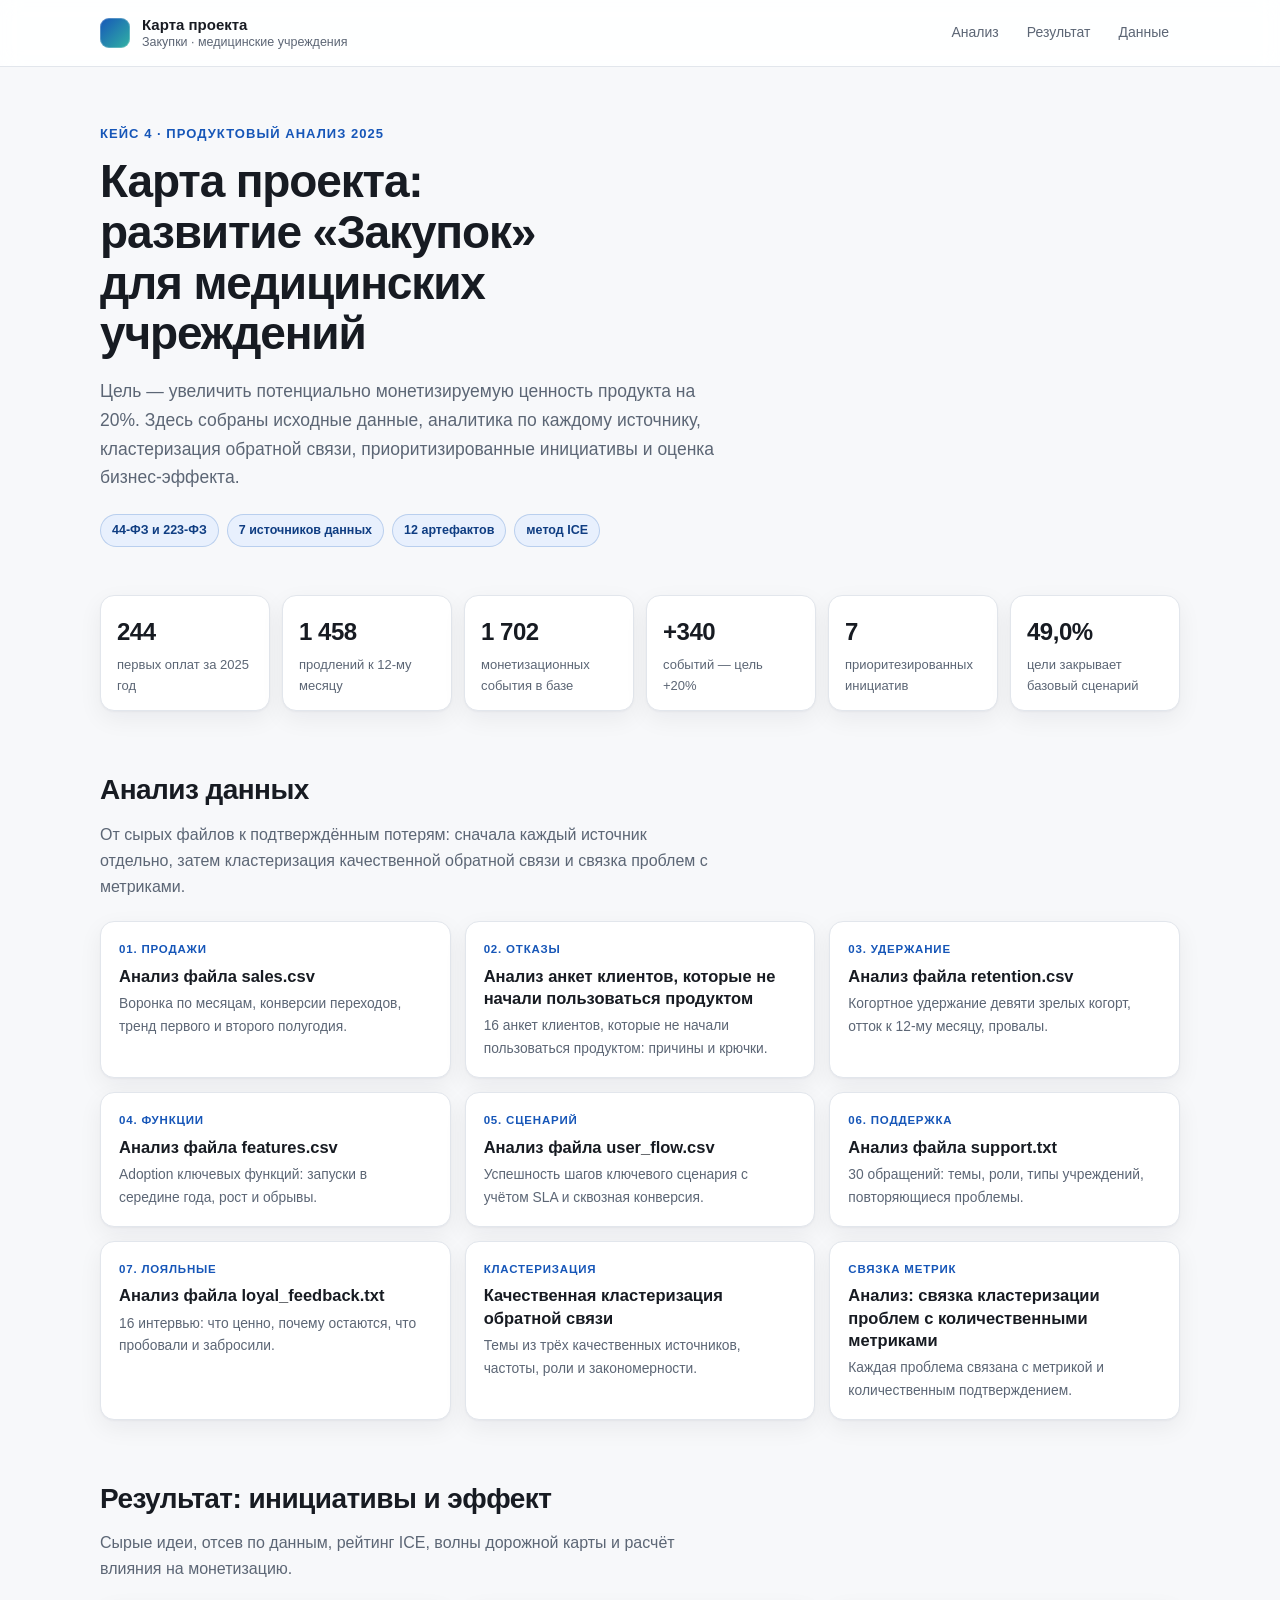
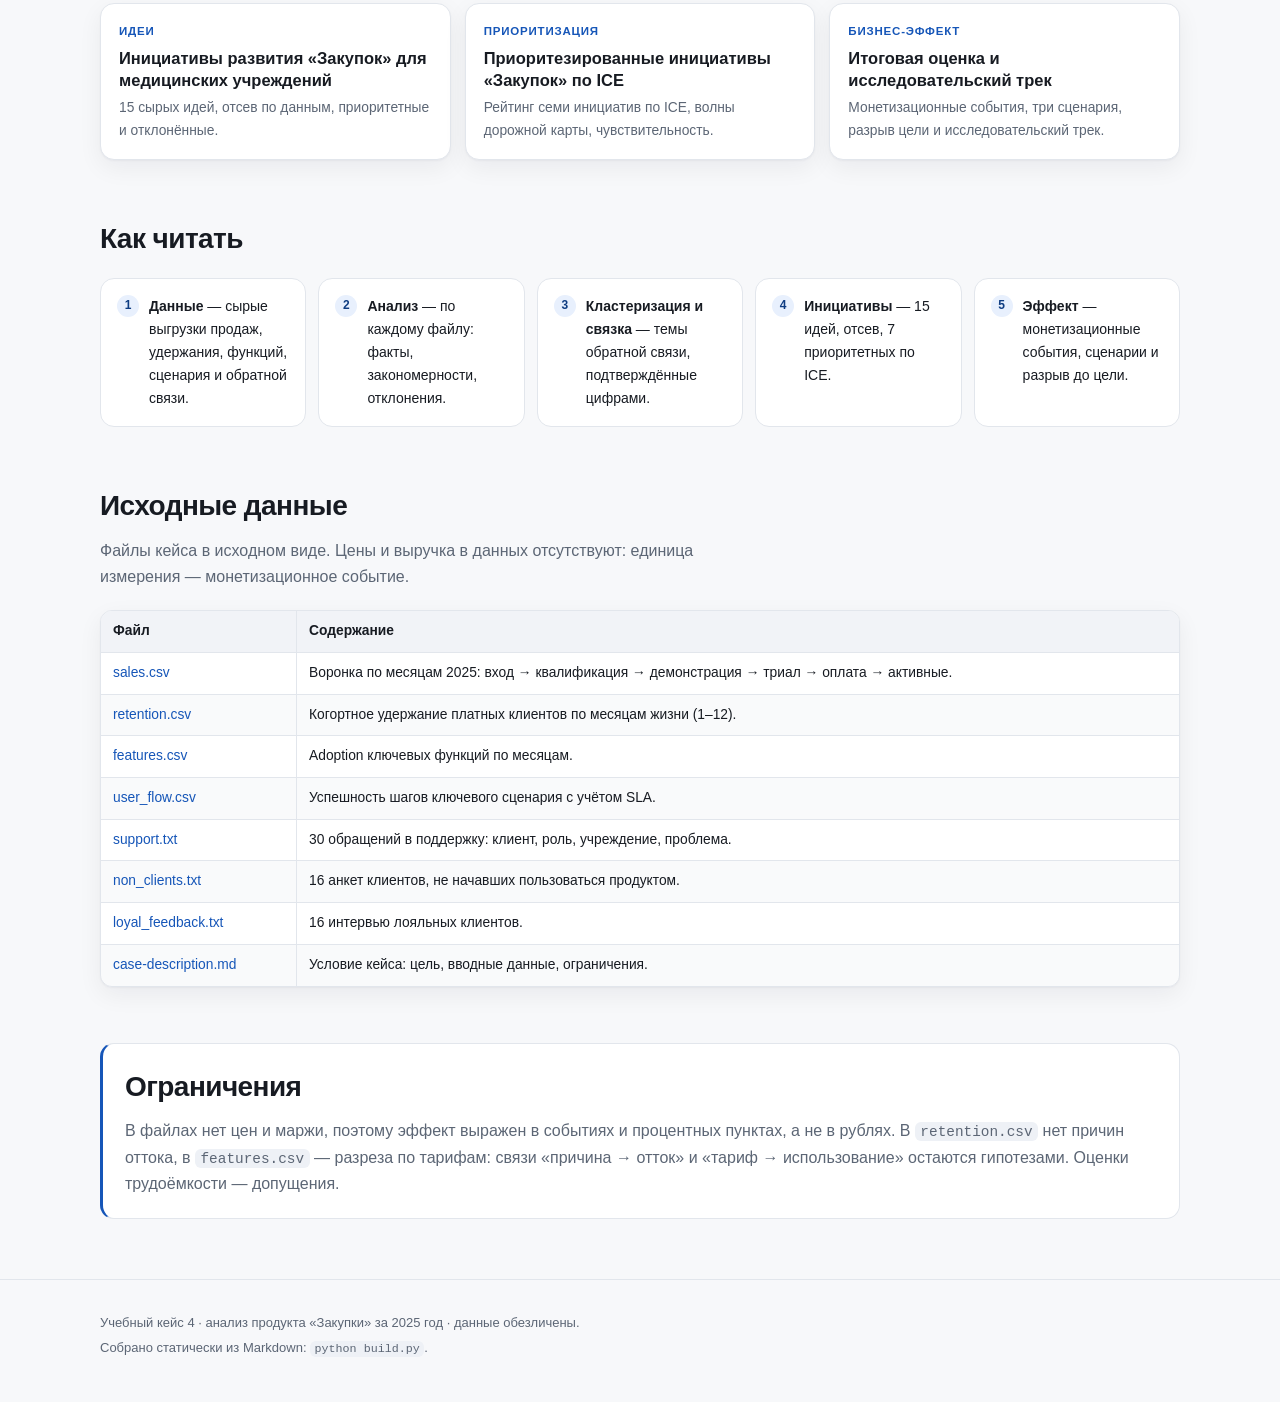
<file: zakupki-med-project-map/docs/index.html>
<!doctype html>
<html lang="ru">
<head>
<meta charset="utf-8">
<meta name="viewport" content="width=device-width, initial-scale=1">
<title>Карта проекта · Закупки для медицинских учреждений</title>
<meta name="description" content="Анализ продукта «Закупки» за 2025 год: данные, аналитика, приоритизированные инициативы и оценка бизнес-эффекта для цели +20%.">
<link rel="stylesheet" href="assets/style.css">
</head>
<body class="home">
<header class="site-header">
  <div class="wrap header-inner">
    <a class="brand" href="index.html">
      <span class="brand-mark"></span>
      <span class="brand-text">Карта проекта<small>Закупки · медицинские учреждения</small></span>
    </a>
    <nav class="top-nav" aria-label="Разделы">
      <a href="#analysis">Анализ</a>
      <a href="#result">Результат</a>
      <a href="#data">Данные</a>
    </nav>
  </div>
</header>
<main class="wrap">

<section class="hero">
  <p class="eyebrow">Кейс 4 · продуктовый анализ 2025</p>
  <h1>Карта проекта: развитие «Закупок» для медицинских учреждений</h1>
  <p class="hero-lead">Цель — увеличить потенциально монетизируемую ценность продукта на 20%.
  Здесь собраны исходные данные, аналитика по каждому источнику, кластеризация обратной связи,
  приоритизированные инициативы и оценка бизнес-эффекта.</p>
  <div class="chips">
    <span class="chip">44-ФЗ и 223-ФЗ</span>
    <span class="chip">7 источников данных</span>
    <span class="chip">12 артефактов</span>
    <span class="chip">метод ICE</span>
  </div>
</section>

<section class="facts" aria-label="Ключевые цифры"><div class="fact"><b>244</b><span>первых оплат за 2025 год</span></div><div class="fact"><b>1 458</b><span>продлений к 12-му месяцу</span></div><div class="fact"><b>1 702</b><span>монетизационных события в базе</span></div><div class="fact"><b>+340</b><span>событий — цель +20%</span></div><div class="fact"><b>7</b><span>приоритезированных инициатив</span></div><div class="fact"><b>49,0%</b><span>цели закрывает базовый сценарий</span></div></section>

<section id="analysis" class="section">
  <div class="section-head">
    <h2>Анализ данных</h2>
    <p>От сырых файлов к подтверждённым потерям: сначала каждый источник отдельно,
    затем кластеризация качественной обратной связи и связка проблем с метриками.</p>
  </div>
  <div class="cards"><a class="card" href="artifacts/01a-analiz-sales.html">
  <span class="card-kicker">01. Продажи</span>
  <span class="card-title">Анализ файла sales.csv</span>
  <span class="card-lead">Воронка по месяцам, конверсии переходов, тренд первого и второго полугодия.</span>
</a><a class="card" href="artifacts/02a-analiz-non-clients.html">
  <span class="card-kicker">02. Отказы</span>
  <span class="card-title">Анализ анкет клиентов, которые не начали пользоваться продуктом</span>
  <span class="card-lead">16 анкет клиентов, которые не начали пользоваться продуктом: причины и крючки.</span>
</a><a class="card" href="artifacts/03a-analiz-retention.html">
  <span class="card-kicker">03. Удержание</span>
  <span class="card-title">Анализ файла retention.csv</span>
  <span class="card-lead">Когортное удержание девяти зрелых когорт, отток к 12-му месяцу, провалы.</span>
</a><a class="card" href="artifacts/04a-analiz-features.html">
  <span class="card-kicker">04. Функции</span>
  <span class="card-title">Анализ файла features.csv</span>
  <span class="card-lead">Adoption ключевых функций: запуски в середине года, рост и обрывы.</span>
</a><a class="card" href="artifacts/05a-analiz-user-flow.html">
  <span class="card-kicker">05. Сценарий</span>
  <span class="card-title">Анализ файла user_flow.csv</span>
  <span class="card-lead">Успешность шагов ключевого сценария с учётом SLA и сквозная конверсия.</span>
</a><a class="card" href="artifacts/06a-analiz-support.html">
  <span class="card-kicker">06. Поддержка</span>
  <span class="card-title">Анализ файла support.txt</span>
  <span class="card-lead">30 обращений: темы, роли, типы учреждений, повторяющиеся проблемы.</span>
</a><a class="card" href="artifacts/07a-analiz-loyal-feedback.html">
  <span class="card-kicker">07. Лояльные</span>
  <span class="card-title">Анализ файла loyal_feedback.txt</span>
  <span class="card-lead">16 интервью: что ценно, почему остаются, что пробовали и забросили.</span>
</a><a class="card" href="analysis/kachestvennaya-klasterizaciya.html">
  <span class="card-kicker">Кластеризация</span>
  <span class="card-title">Качественная кластеризация обратной связи</span>
  <span class="card-lead">Темы из трёх качественных источников, частоты, роли и закономерности.</span>
</a><a class="card" href="analysis/08a-svyazka-metrik.html">
  <span class="card-kicker">Связка метрик</span>
  <span class="card-title">Анализ: связка кластеризации проблем с количественными метриками</span>
  <span class="card-lead">Каждая проблема связана с метрикой и количественным подтверждением.</span>
</a></div>
</section>

<section id="result" class="section">
  <div class="section-head">
    <h2>Результат: инициативы и эффект</h2>
    <p>Сырые идеи, отсев по данным, рейтинг ICE, волны дорожной карты и расчёт
    влияния на монетизацию.</p>
  </div>
  <div class="cards"><a class="card" href="artifacts/spisok-idej.html">
  <span class="card-kicker">Идеи</span>
  <span class="card-title">Инициативы развития «Закупок» для медицинских учреждений</span>
  <span class="card-lead">15 сырых идей, отсев по данным, приоритетные и отклонённые.</span>
</a><a class="card" href="artifacts/prioritizirovannye-iniciativy.html">
  <span class="card-kicker">Приоритизация</span>
  <span class="card-title">Приоритезированные инициативы «Закупок» по ICE</span>
  <span class="card-lead">Рейтинг семи инициатив по ICE, волны дорожной карты, чувствительность.</span>
</a><a class="card" href="artifacts/ocenka-biznes-effekta.html">
  <span class="card-kicker">Бизнес-эффект</span>
  <span class="card-title">Итоговая оценка и исследовательский трек</span>
  <span class="card-lead">Монетизационные события, три сценария, разрыв цели и исследовательский трек.</span>
</a></div>
</section>

<section class="section pipeline">
  <h2>Как читать</h2>
  <ol>
    <li><b>Данные</b> — сырые выгрузки продаж, удержания, функций, сценария и обратной связи.</li>
    <li><b>Анализ</b> — по каждому файлу: факты, закономерности, отклонения.</li>
    <li><b>Кластеризация и связка</b> — темы обратной связи, подтверждённые цифрами.</li>
    <li><b>Инициативы</b> — 15 идей, отсев, 7 приоритетных по ICE.</li>
    <li><b>Эффект</b> — монетизационные события, сценарии и разрыв до цели.</li>
  </ol>
</section>

<section id="data" class="section">
  <div class="section-head">
    <h2>Исходные данные</h2>
    <p>Файлы кейса в исходном виде. Цены и выручка в данных отсутствуют:
    единица измерения — монетизационное событие.</p>
  </div>
  <div class="table-wrap">
    <table>
      <thead><tr><th>Файл</th><th>Содержание</th></tr></thead>
      <tbody><tr><td><a href="data/sales.csv">sales.csv</a></td><td>Воронка по месяцам 2025: вход → квалификация → демонстрация → триал → оплата → активные.</td></tr><tr><td><a href="data/retention.csv">retention.csv</a></td><td>Когортное удержание платных клиентов по месяцам жизни (1–12).</td></tr><tr><td><a href="data/features.csv">features.csv</a></td><td>Adoption ключевых функций по месяцам.</td></tr><tr><td><a href="data/user_flow.csv">user_flow.csv</a></td><td>Успешность шагов ключевого сценария с учётом SLA.</td></tr><tr><td><a href="data/support.txt">support.txt</a></td><td>30 обращений в поддержку: клиент, роль, учреждение, проблема.</td></tr><tr><td><a href="data/non_clients.txt">non_clients.txt</a></td><td>16 анкет клиентов, не начавших пользоваться продуктом.</td></tr><tr><td><a href="data/loyal_feedback.txt">loyal_feedback.txt</a></td><td>16 интервью лояльных клиентов.</td></tr><tr><td><a href="data/case-description.md">case-description.md</a></td><td>Условие кейса: цель, вводные данные, ограничения.</td></tr></tbody>
    </table>
  </div>
</section>

<section class="section note">
  <h2>Ограничения</h2>
  <p>В файлах нет цен и маржи, поэтому эффект выражен в событиях и процентных пунктах,
  а не в рублях. В <code>retention.csv</code> нет причин оттока, в <code>features.csv</code> —
  разреза по тарифам: связи «причина → отток» и «тариф → использование» остаются гипотезами.
  Оценки трудоёмкости — допущения.</p>
</section>

</main>
<footer class="site-footer">
  <div class="wrap">
    <p>Учебный кейс 4 · анализ продукта «Закупки» за 2025 год · данные обезличены.</p>
    <p>Собрано статически из Markdown: <code>python build.py</code>.</p>
  </div>
</footer>
</body>
</html>
</file>
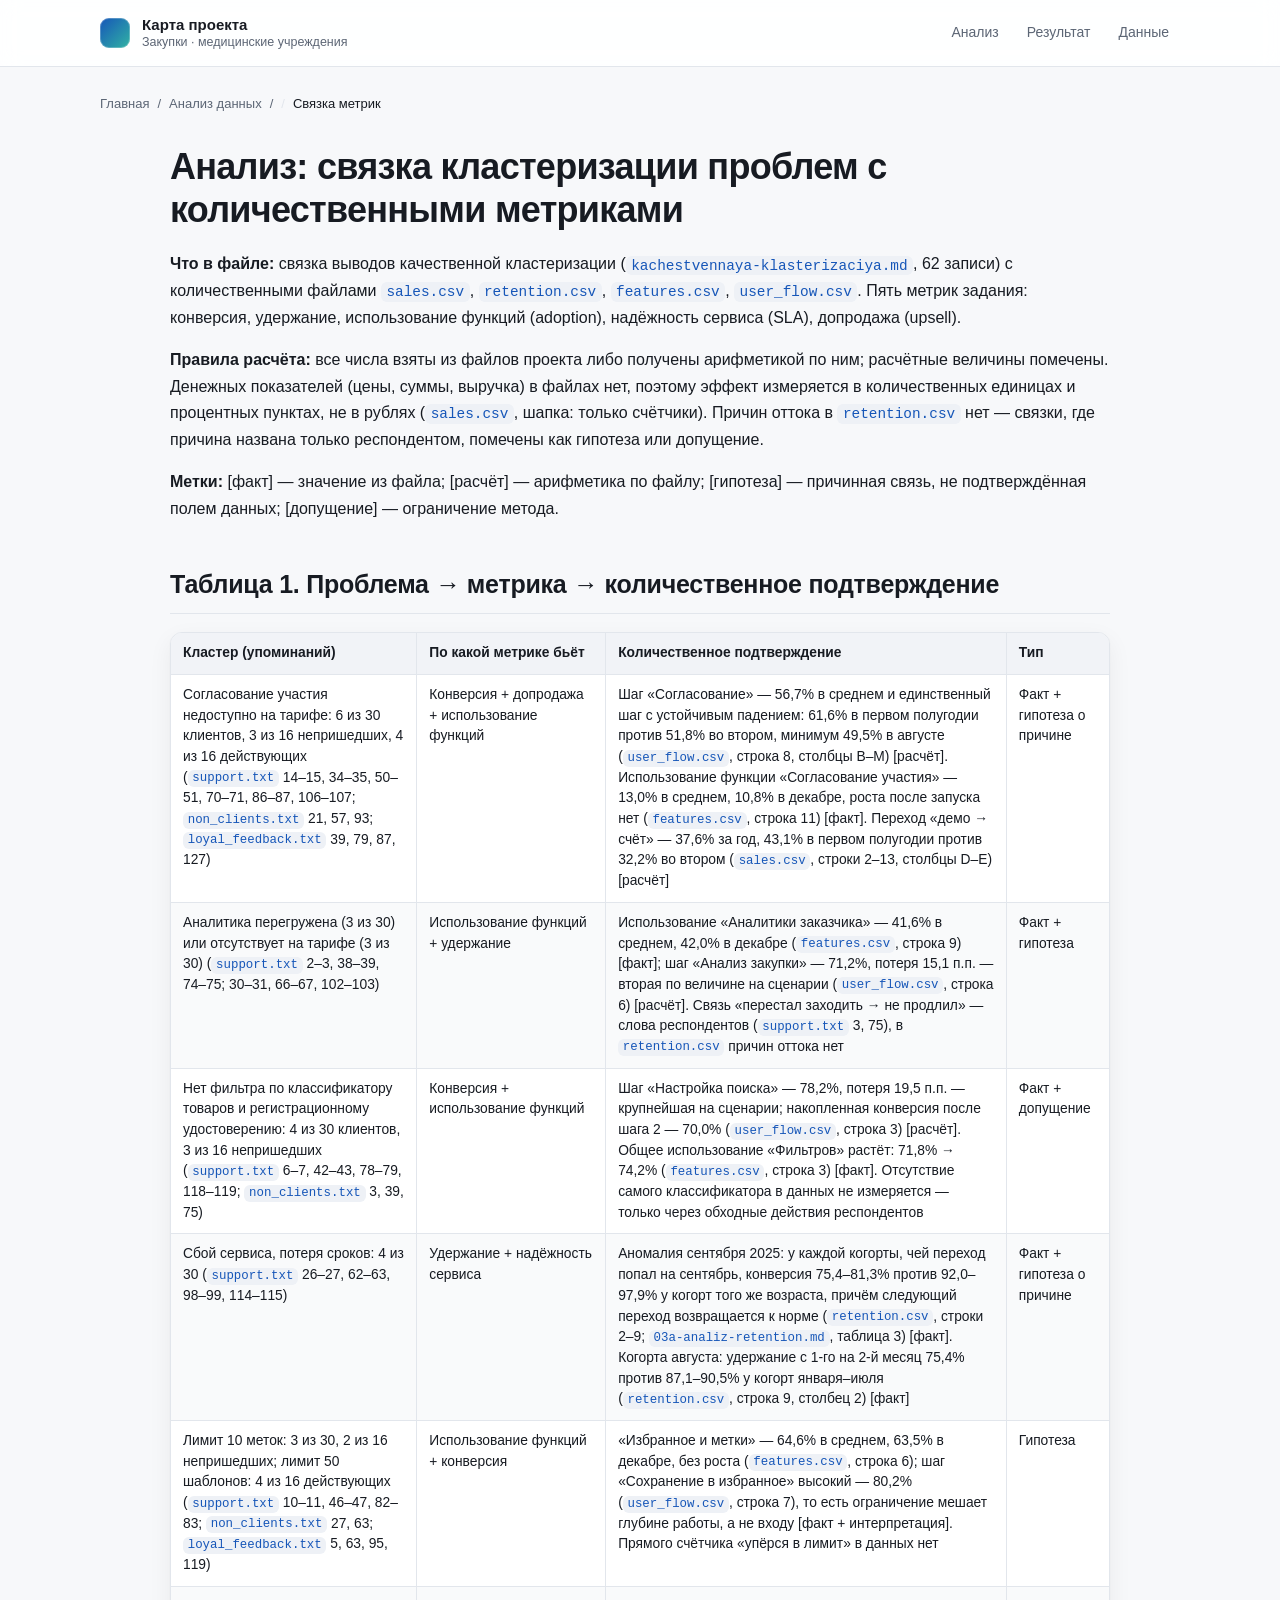
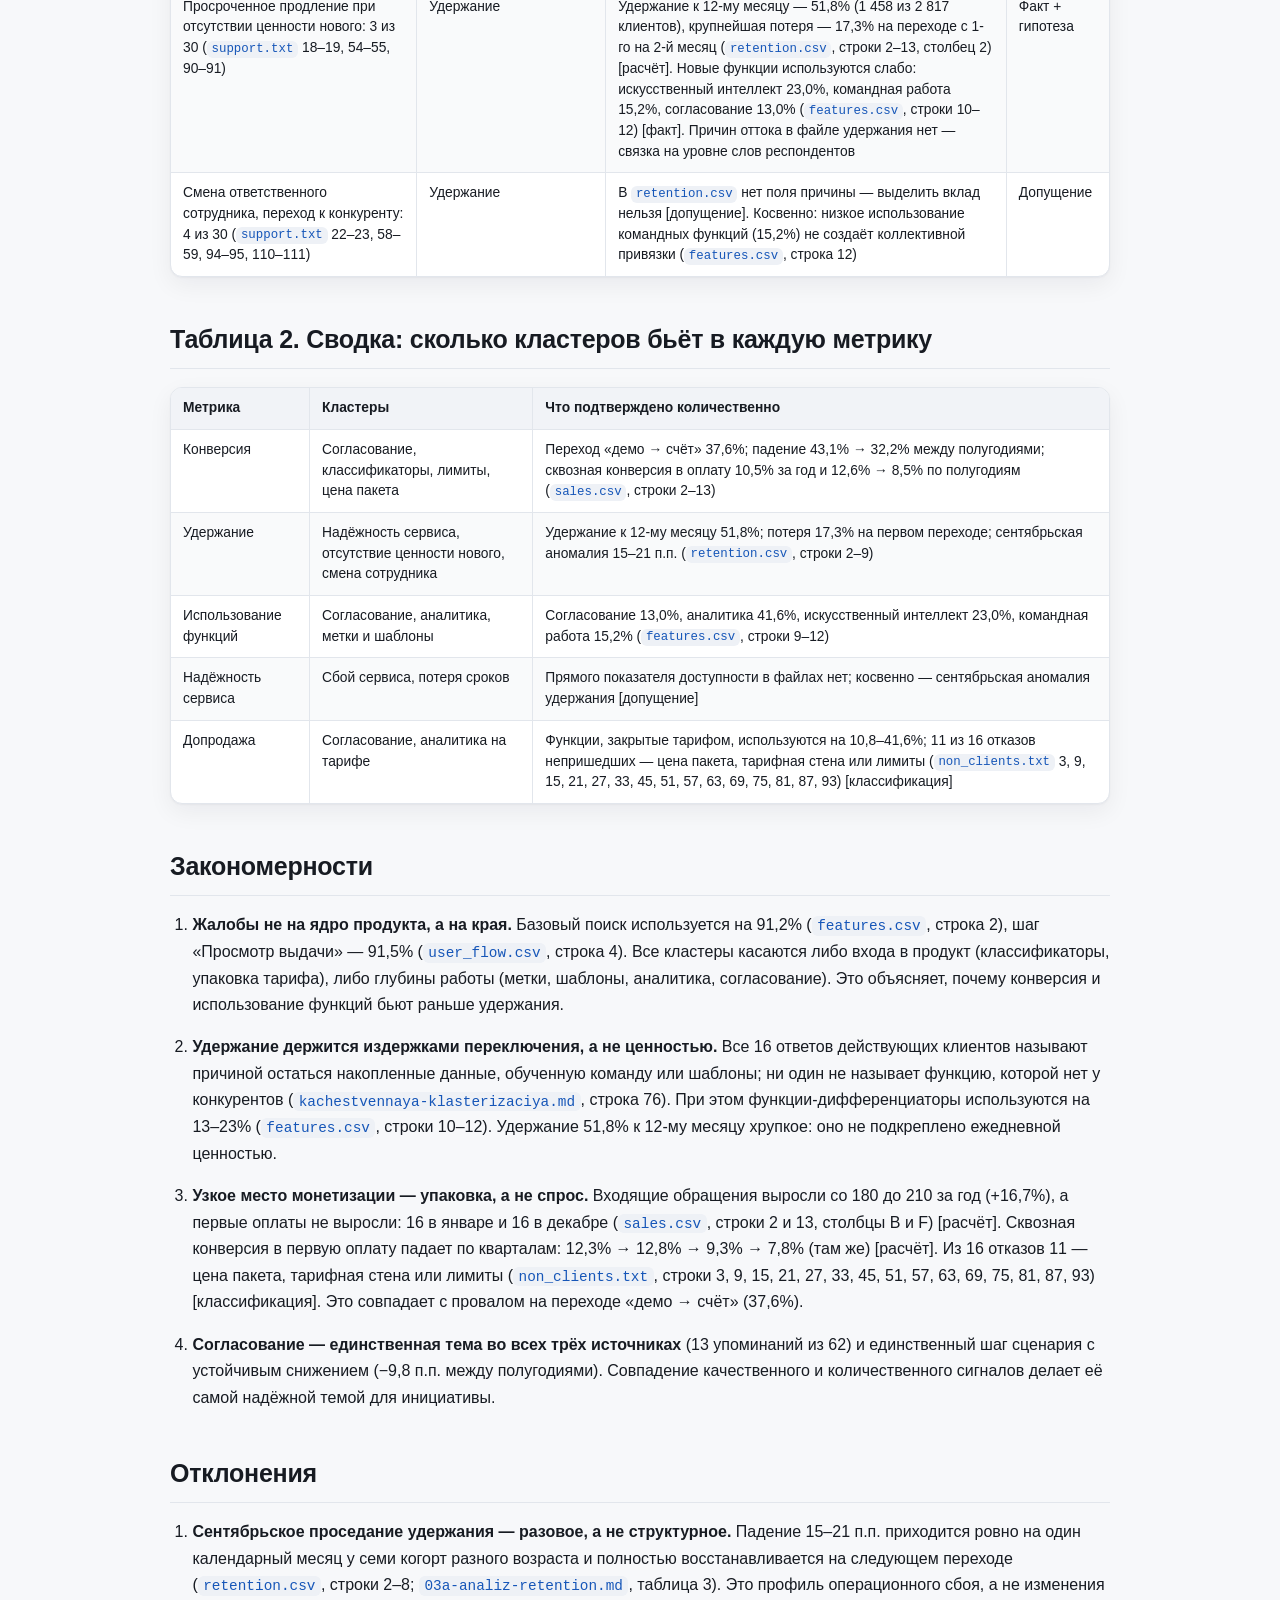
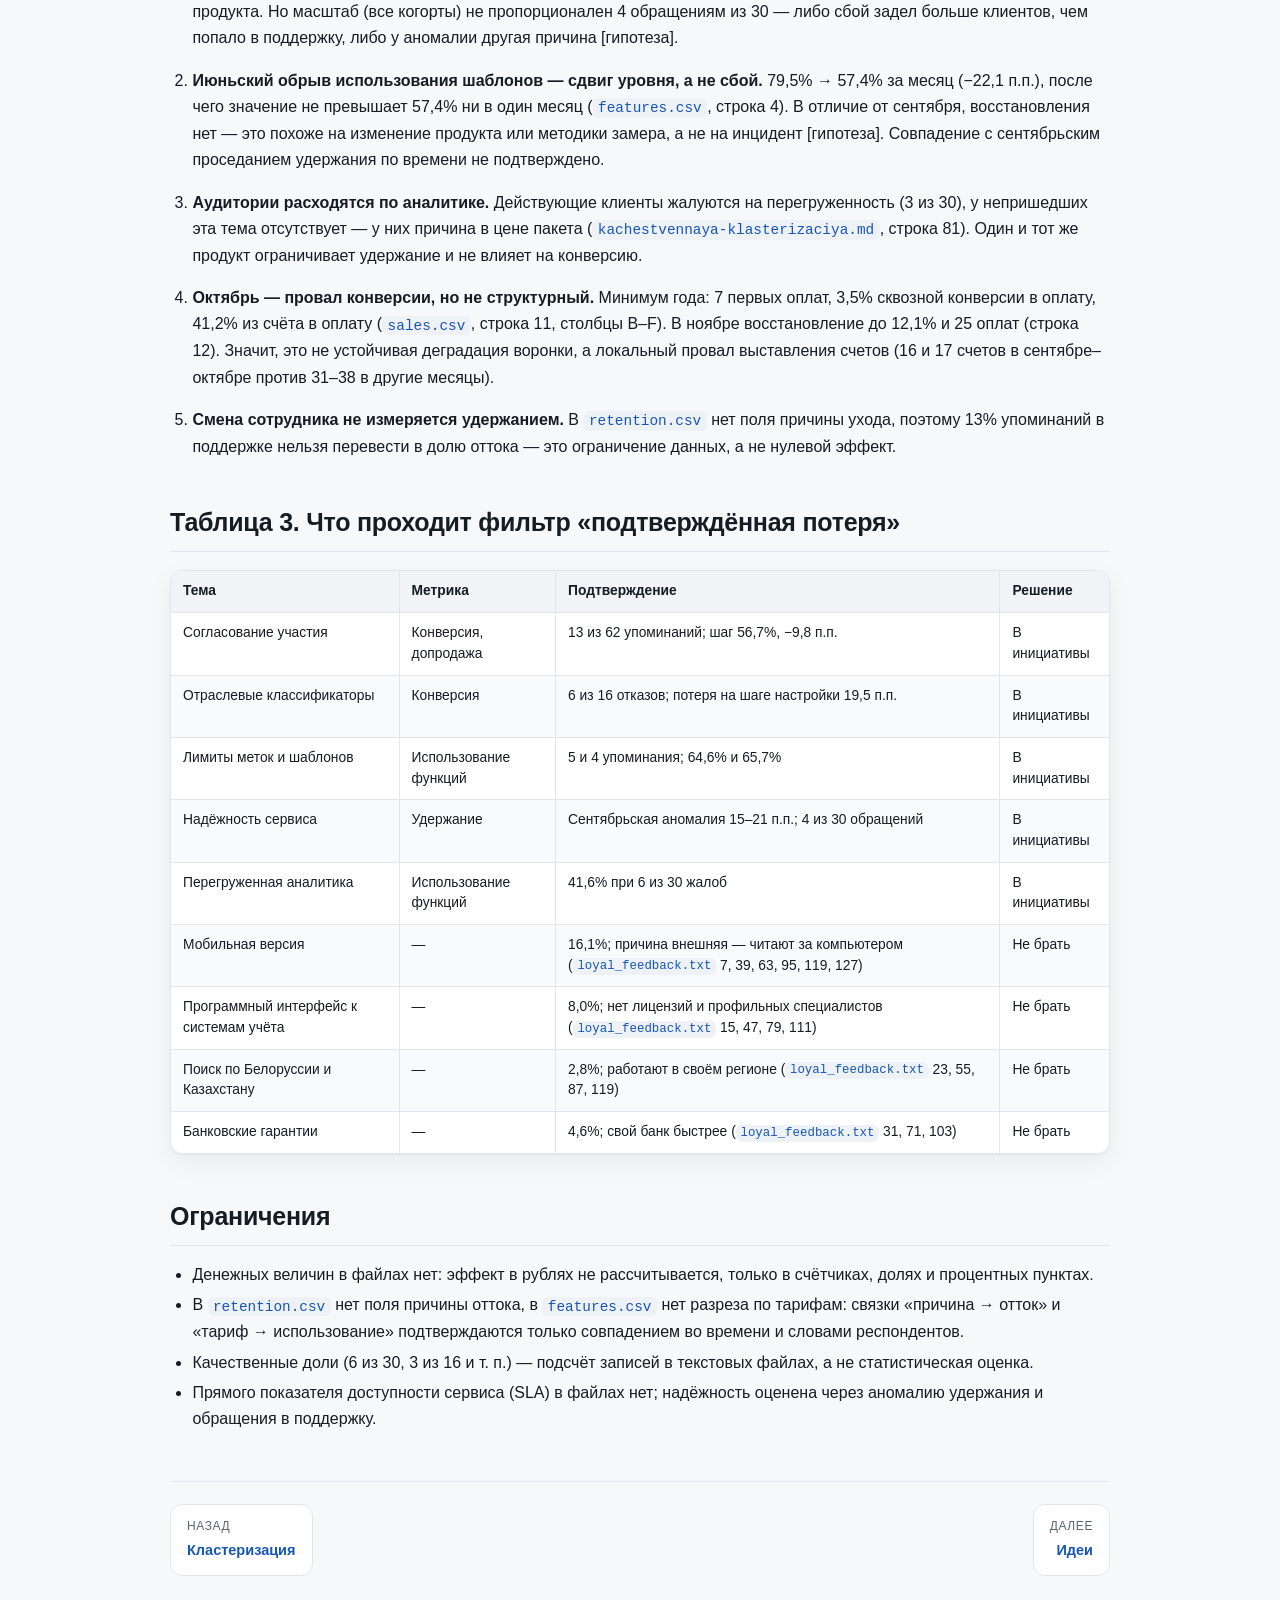
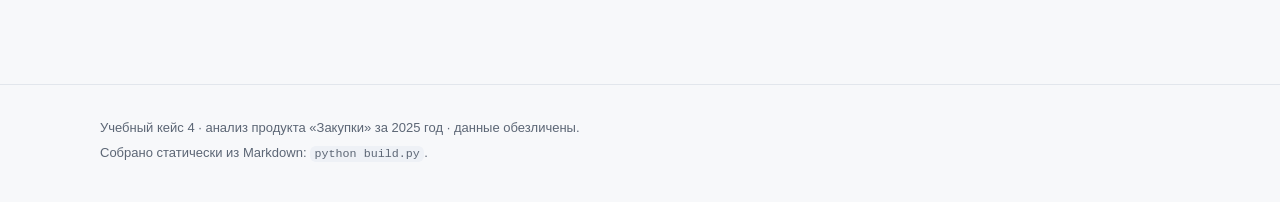
<file: zakupki-med-project-map/docs/analysis/08a-svyazka-metrik.html>
<!doctype html>
<html lang="ru">
<head>
<meta charset="utf-8">
<meta name="viewport" content="width=device-width, initial-scale=1">
<title>Анализ: связка кластеризации проблем с количественными метриками · Карта проекта</title>
<meta name="description" content="Каждая проблема связана с метрикой и количественным подтверждением.">
<link rel="stylesheet" href="../assets/style.css">
</head>
<body>
<header class="site-header">
  <div class="wrap header-inner">
    <a class="brand" href="../index.html">
      <span class="brand-mark"></span>
      <span class="brand-text">Карта проекта<small>Закупки · медицинские учреждения</small></span>
    </a>
    <nav class="top-nav" aria-label="Разделы"><a href="../index.html#analysis">Анализ</a><a href="../index.html#result">Результат</a><a href="../index.html#data">Данные</a></nav>
  </div>
</header>
<main class="wrap">
<nav class="crumbs" aria-label="Хлебные крошки"><a href="../index.html">Главная</a><span>/</span><a href="../index.html#analysis">Анализ данных</a><span>/</span><span>Связка метрик</span></nav>
<article class="prose">
<h1 id="_1">Анализ: связка кластеризации проблем с количественными метриками</h1>
<p><strong>Что в файле:</strong> связка выводов качественной кластеризации (<a href="kachestvennaya-klasterizaciya.html"><code>kachestvennaya-klasterizaciya.md</code></a>, 62 записи) с количественными файлами <a href="../data/sales.csv"><code>sales.csv</code></a>, <a href="../data/retention.csv"><code>retention.csv</code></a>, <a href="../data/features.csv"><code>features.csv</code></a>, <a href="../data/user_flow.csv"><code>user_flow.csv</code></a>. Пять метрик задания: конверсия, удержание, использование функций (adoption), надёжность сервиса (SLA), допродажа (upsell).</p>
<p><strong>Правила расчёта:</strong> все числа взяты из файлов проекта либо получены арифметикой по ним; расчётные величины помечены. Денежных показателей (цены, суммы, выручка) в файлах нет, поэтому эффект измеряется в количественных единицах и процентных пунктах, не в рублях (<a href="../data/sales.csv"><code>sales.csv</code></a>, шапка: только счётчики). Причин оттока в <a href="../data/retention.csv"><code>retention.csv</code></a> нет — связки, где причина названа только респондентом, помечены как гипотеза или допущение.</p>
<p><strong>Метки:</strong> [факт] — значение из файла; [расчёт] — арифметика по файлу; [гипотеза] — причинная связь, не подтверждённая полем данных; [допущение] — ограничение метода.</p>
<h2 id="1">Таблица 1. Проблема → метрика → количественное подтверждение</h2>
<div class="table-wrap"><table>
<thead>
<tr>
<th>Кластер (упоминаний)</th>
<th>По какой метрике бьёт</th>
<th>Количественное подтверждение</th>
<th>Тип</th>
</tr>
</thead>
<tbody>
<tr>
<td>Согласование участия недоступно на тарифе: 6 из 30 клиентов, 3 из 16 непришедших, 4 из 16 действующих (<a href="../data/support.txt"><code>support.txt</code></a> 14–15, 34–35, 50–51, 70–71, 86–87, 106–107; <a href="../data/non_clients.txt"><code>non_clients.txt</code></a> 21, 57, 93; <a href="../data/loyal_feedback.txt"><code>loyal_feedback.txt</code></a> 39, 79, 87, 127)</td>
<td>Конверсия + допродажа + использование функций</td>
<td>Шаг «Согласование» — 56,7% в среднем и единственный шаг с устойчивым падением: 61,6% в первом полугодии против 51,8% во втором, минимум 49,5% в августе (<a href="../data/user_flow.csv"><code>user_flow.csv</code></a>, строка 8, столбцы B–M) [расчёт]. Использование функции «Согласование участия» — 13,0% в среднем, 10,8% в декабре, роста после запуска нет (<a href="../data/features.csv"><code>features.csv</code></a>, строка 11) [факт]. Переход «демо → счёт» — 37,6% за год, 43,1% в первом полугодии против 32,2% во втором (<a href="../data/sales.csv"><code>sales.csv</code></a>, строки 2–13, столбцы D–E) [расчёт]</td>
<td>Факт + гипотеза о причине</td>
</tr>
<tr>
<td>Аналитика перегружена (3 из 30) или отсутствует на тарифе (3 из 30) (<a href="../data/support.txt"><code>support.txt</code></a> 2–3, 38–39, 74–75; 30–31, 66–67, 102–103)</td>
<td>Использование функций + удержание</td>
<td>Использование «Аналитики заказчика» — 41,6% в среднем, 42,0% в декабре (<a href="../data/features.csv"><code>features.csv</code></a>, строка 9) [факт]; шаг «Анализ закупки» — 71,2%, потеря 15,1 п.п. — вторая по величине на сценарии (<a href="../data/user_flow.csv"><code>user_flow.csv</code></a>, строка 6) [расчёт]. Связь «перестал заходить → не продлил» — слова респондентов (<a href="../data/support.txt"><code>support.txt</code></a> 3, 75), в <a href="../data/retention.csv"><code>retention.csv</code></a> причин оттока нет</td>
<td>Факт + гипотеза</td>
</tr>
<tr>
<td>Нет фильтра по классификатору товаров и регистрационному удостоверению: 4 из 30 клиентов, 3 из 16 непришедших (<a href="../data/support.txt"><code>support.txt</code></a> 6–7, 42–43, 78–79, 118–119; <a href="../data/non_clients.txt"><code>non_clients.txt</code></a> 3, 39, 75)</td>
<td>Конверсия + использование функций</td>
<td>Шаг «Настройка поиска» — 78,2%, потеря 19,5 п.п. — крупнейшая на сценарии; накопленная конверсия после шага 2 — 70,0% (<a href="../data/user_flow.csv"><code>user_flow.csv</code></a>, строка 3) [расчёт]. Общее использование «Фильтров» растёт: 71,8% → 74,2% (<a href="../data/features.csv"><code>features.csv</code></a>, строка 3) [факт]. Отсутствие самого классификатора в данных не измеряется — только через обходные действия респондентов</td>
<td>Факт + допущение</td>
</tr>
<tr>
<td>Сбой сервиса, потеря сроков: 4 из 30 (<a href="../data/support.txt"><code>support.txt</code></a> 26–27, 62–63, 98–99, 114–115)</td>
<td>Удержание + надёжность сервиса</td>
<td>Аномалия сентября 2025: у каждой когорты, чей переход попал на сентябрь, конверсия 75,4–81,3% против 92,0–97,9% у когорт того же возраста, причём следующий переход возвращается к норме (<a href="../data/retention.csv"><code>retention.csv</code></a>, строки 2–9; <a href="../artifacts/03a-analiz-retention.html"><code>03a-analiz-retention.md</code></a>, таблица 3) [факт]. Когорта августа: удержание с 1-го на 2-й месяц 75,4% против 87,1–90,5% у когорт января–июля (<a href="../data/retention.csv"><code>retention.csv</code></a>, строка 9, столбец 2) [факт]</td>
<td>Факт + гипотеза о причине</td>
</tr>
<tr>
<td>Лимит 10 меток: 3 из 30, 2 из 16 непришедших; лимит 50 шаблонов: 4 из 16 действующих (<a href="../data/support.txt"><code>support.txt</code></a> 10–11, 46–47, 82–83; <a href="../data/non_clients.txt"><code>non_clients.txt</code></a> 27, 63; <a href="../data/loyal_feedback.txt"><code>loyal_feedback.txt</code></a> 5, 63, 95, 119)</td>
<td>Использование функций + конверсия</td>
<td>«Избранное и метки» — 64,6% в среднем, 63,5% в декабре, без роста (<a href="../data/features.csv"><code>features.csv</code></a>, строка 6); шаг «Сохранение в избранное» высокий — 80,2% (<a href="../data/user_flow.csv"><code>user_flow.csv</code></a>, строка 7), то есть ограничение мешает глубине работы, а не входу [факт + интерпретация]. Прямого счётчика «упёрся в лимит» в данных нет</td>
<td>Гипотеза</td>
</tr>
<tr>
<td>Просроченное продление при отсутствии ценности нового: 3 из 30 (<a href="../data/support.txt"><code>support.txt</code></a> 18–19, 54–55, 90–91)</td>
<td>Удержание</td>
<td>Удержание к 12-му месяцу — 51,8% (1 458 из 2 817 клиентов), крупнейшая потеря — 17,3% на переходе с 1-го на 2-й месяц (<a href="../data/retention.csv"><code>retention.csv</code></a>, строки 2–13, столбец 2) [расчёт]. Новые функции используются слабо: искусственный интеллект 23,0%, командная работа 15,2%, согласование 13,0% (<a href="../data/features.csv"><code>features.csv</code></a>, строки 10–12) [факт]. Причин оттока в файле удержания нет — связка на уровне слов респондентов</td>
<td>Факт + гипотеза</td>
</tr>
<tr>
<td>Смена ответственного сотрудника, переход к конкуренту: 4 из 30 (<a href="../data/support.txt"><code>support.txt</code></a> 22–23, 58–59, 94–95, 110–111)</td>
<td>Удержание</td>
<td>В <a href="../data/retention.csv"><code>retention.csv</code></a> нет поля причины — выделить вклад нельзя [допущение]. Косвенно: низкое использование командных функций (15,2%) не создаёт коллективной привязки (<a href="../data/features.csv"><code>features.csv</code></a>, строка 12)</td>
<td>Допущение</td>
</tr>
</tbody>
</table></div>
<h2 id="2">Таблица 2. Сводка: сколько кластеров бьёт в каждую метрику</h2>
<div class="table-wrap"><table>
<thead>
<tr>
<th>Метрика</th>
<th>Кластеры</th>
<th>Что подтверждено количественно</th>
</tr>
</thead>
<tbody>
<tr>
<td>Конверсия</td>
<td>Согласование, классификаторы, лимиты, цена пакета</td>
<td>Переход «демо → счёт» 37,6%; падение 43,1% → 32,2% между полугодиями; сквозная конверсия в оплату 10,5% за год и 12,6% → 8,5% по полугодиям (<a href="../data/sales.csv"><code>sales.csv</code></a>, строки 2–13)</td>
</tr>
<tr>
<td>Удержание</td>
<td>Надёжность сервиса, отсутствие ценности нового, смена сотрудника</td>
<td>Удержание к 12-му месяцу 51,8%; потеря 17,3% на первом переходе; сентябрьская аномалия 15–21 п.п. (<a href="../data/retention.csv"><code>retention.csv</code></a>, строки 2–9)</td>
</tr>
<tr>
<td>Использование функций</td>
<td>Согласование, аналитика, метки и шаблоны</td>
<td>Согласование 13,0%, аналитика 41,6%, искусственный интеллект 23,0%, командная работа 15,2% (<a href="../data/features.csv"><code>features.csv</code></a>, строки 9–12)</td>
</tr>
<tr>
<td>Надёжность сервиса</td>
<td>Сбой сервиса, потеря сроков</td>
<td>Прямого показателя доступности в файлах нет; косвенно — сентябрьская аномалия удержания [допущение]</td>
</tr>
<tr>
<td>Допродажа</td>
<td>Согласование, аналитика на тарифе</td>
<td>Функции, закрытые тарифом, используются на 10,8–41,6%; 11 из 16 отказов непришедших — цена пакета, тарифная стена или лимиты (<a href="../data/non_clients.txt"><code>non_clients.txt</code></a> 3, 9, 15, 21, 27, 33, 45, 51, 57, 63, 69, 75, 81, 87, 93) [классификация]</td>
</tr>
</tbody>
</table></div>
<h2 id="_2">Закономерности</h2>
<ol>
<li>
<p><strong>Жалобы не на ядро продукта, а на края.</strong> Базовый поиск используется на 91,2% (<a href="../data/features.csv"><code>features.csv</code></a>, строка 2), шаг «Просмотр выдачи» — 91,5% (<a href="../data/user_flow.csv"><code>user_flow.csv</code></a>, строка 4). Все кластеры касаются либо входа в продукт (классификаторы, упаковка тарифа), либо глубины работы (метки, шаблоны, аналитика, согласование). Это объясняет, почему конверсия и использование функций бьют раньше удержания.</p>
</li>
<li>
<p><strong>Удержание держится издержками переключения, а не ценностью.</strong> Все 16 ответов действующих клиентов называют причиной остаться накопленные данные, обученную команду или шаблоны; ни один не называет функцию, которой нет у конкурентов (<a href="kachestvennaya-klasterizaciya.html"><code>kachestvennaya-klasterizaciya.md</code></a>, строка 76). При этом функции-дифференциаторы используются на 13–23% (<a href="../data/features.csv"><code>features.csv</code></a>, строки 10–12). Удержание 51,8% к 12-му месяцу хрупкое: оно не подкреплено ежедневной ценностью.</p>
</li>
<li>
<p><strong>Узкое место монетизации — упаковка, а не спрос.</strong> Входящие обращения выросли со 180 до 210 за год (+16,7%), а первые оплаты не выросли: 16 в январе и 16 в декабре (<a href="../data/sales.csv"><code>sales.csv</code></a>, строки 2 и 13, столбцы B и F) [расчёт]. Сквозная конверсия в первую оплату падает по кварталам: 12,3% → 12,8% → 9,3% → 7,8% (там же) [расчёт]. Из 16 отказов 11 — цена пакета, тарифная стена или лимиты (<a href="../data/non_clients.txt"><code>non_clients.txt</code></a>, строки 3, 9, 15, 21, 27, 33, 45, 51, 57, 63, 69, 75, 81, 87, 93) [классификация]. Это совпадает с провалом на переходе «демо → счёт» (37,6%).</p>
</li>
<li>
<p><strong>Согласование — единственная тема во всех трёх источниках</strong> (13 упоминаний из 62) и единственный шаг сценария с устойчивым снижением (−9,8 п.п. между полугодиями). Совпадение качественного и количественного сигналов делает её самой надёжной темой для инициативы.</p>
</li>
</ol>
<h2 id="_3">Отклонения</h2>
<ol>
<li>
<p><strong>Сентябрьское проседание удержания — разовое, а не структурное.</strong> Падение 15–21 п.п. приходится ровно на один календарный месяц у семи когорт разного возраста и полностью восстанавливается на следующем переходе (<a href="../data/retention.csv"><code>retention.csv</code></a>, строки 2–8; <a href="../artifacts/03a-analiz-retention.html"><code>03a-analiz-retention.md</code></a>, таблица 3). Это профиль операционного сбоя, а не изменения продукта. Но масштаб (все когорты) не пропорционален 4 обращениям из 30 — либо сбой задел больше клиентов, чем попало в поддержку, либо у аномалии другая причина [гипотеза].</p>
</li>
<li>
<p><strong>Июньский обрыв использования шаблонов — сдвиг уровня, а не сбой.</strong> 79,5% → 57,4% за месяц (−22,1 п.п.), после чего значение не превышает 57,4% ни в один месяц (<a href="../data/features.csv"><code>features.csv</code></a>, строка 4). В отличие от сентября, восстановления нет — это похоже на изменение продукта или методики замера, а не на инцидент [гипотеза]. Совпадение с сентябрьским проседанием удержания по времени не подтверждено.</p>
</li>
<li>
<p><strong>Аудитории расходятся по аналитике.</strong> Действующие клиенты жалуются на перегруженность (3 из 30), у непришедших эта тема отсутствует — у них причина в цене пакета (<a href="kachestvennaya-klasterizaciya.html"><code>kachestvennaya-klasterizaciya.md</code></a>, строка 81). Один и тот же продукт ограничивает удержание и не влияет на конверсию.</p>
</li>
<li>
<p><strong>Октябрь — провал конверсии, но не структурный.</strong> Минимум года: 7 первых оплат, 3,5% сквозной конверсии в оплату, 41,2% из счёта в оплату (<a href="../data/sales.csv"><code>sales.csv</code></a>, строка 11, столбцы B–F). В ноябре восстановление до 12,1% и 25 оплат (строка 12). Значит, это не устойчивая деградация воронки, а локальный провал выставления счетов (16 и 17 счетов в сентябре–октябре против 31–38 в другие месяцы).</p>
</li>
<li>
<p><strong>Смена сотрудника не измеряется удержанием.</strong> В <a href="../data/retention.csv"><code>retention.csv</code></a> нет поля причины ухода, поэтому 13% упоминаний в поддержке нельзя перевести в долю оттока — это ограничение данных, а не нулевой эффект.</p>
</li>
</ol>
<h2 id="3">Таблица 3. Что проходит фильтр «подтверждённая потеря»</h2>
<div class="table-wrap"><table>
<thead>
<tr>
<th>Тема</th>
<th>Метрика</th>
<th>Подтверждение</th>
<th>Решение</th>
</tr>
</thead>
<tbody>
<tr>
<td>Согласование участия</td>
<td>Конверсия, допродажа</td>
<td>13 из 62 упоминаний; шаг 56,7%, −9,8 п.п.</td>
<td>В инициативы</td>
</tr>
<tr>
<td>Отраслевые классификаторы</td>
<td>Конверсия</td>
<td>6 из 16 отказов; потеря на шаге настройки 19,5 п.п.</td>
<td>В инициативы</td>
</tr>
<tr>
<td>Лимиты меток и шаблонов</td>
<td>Использование функций</td>
<td>5 и 4 упоминания; 64,6% и 65,7%</td>
<td>В инициативы</td>
</tr>
<tr>
<td>Надёжность сервиса</td>
<td>Удержание</td>
<td>Сентябрьская аномалия 15–21 п.п.; 4 из 30 обращений</td>
<td>В инициативы</td>
</tr>
<tr>
<td>Перегруженная аналитика</td>
<td>Использование функций</td>
<td>41,6% при 6 из 30 жалоб</td>
<td>В инициативы</td>
</tr>
<tr>
<td>Мобильная версия</td>
<td>—</td>
<td>16,1%; причина внешняя — читают за компьютером (<a href="../data/loyal_feedback.txt"><code>loyal_feedback.txt</code></a> 7, 39, 63, 95, 119, 127)</td>
<td>Не брать</td>
</tr>
<tr>
<td>Программный интерфейс к системам учёта</td>
<td>—</td>
<td>8,0%; нет лицензий и профильных специалистов (<a href="../data/loyal_feedback.txt"><code>loyal_feedback.txt</code></a> 15, 47, 79, 111)</td>
<td>Не брать</td>
</tr>
<tr>
<td>Поиск по Белоруссии и Казахстану</td>
<td>—</td>
<td>2,8%; работают в своём регионе (<a href="../data/loyal_feedback.txt"><code>loyal_feedback.txt</code></a> 23, 55, 87, 119)</td>
<td>Не брать</td>
</tr>
<tr>
<td>Банковские гарантии</td>
<td>—</td>
<td>4,6%; свой банк быстрее (<a href="../data/loyal_feedback.txt"><code>loyal_feedback.txt</code></a> 31, 71, 103)</td>
<td>Не брать</td>
</tr>
</tbody>
</table></div>
<h2 id="_4">Ограничения</h2>
<ul>
<li>Денежных величин в файлах нет: эффект в рублях не рассчитывается, только в счётчиках, долях и процентных пунктах.</li>
<li>В <a href="../data/retention.csv"><code>retention.csv</code></a> нет поля причины оттока, в <a href="../data/features.csv"><code>features.csv</code></a> нет разреза по тарифам: связки «причина → отток» и «тариф → использование» подтверждаются только совпадением во времени и словами респондентов.</li>
<li>Качественные доли (6 из 30, 3 из 16 и т. п.) — подсчёт записей в текстовых файлах, а не статистическая оценка.</li>
<li>Прямого показателя доступности сервиса (SLA) в файлах нет; надёжность оценена через аномалию удержания и обращения в поддержку.</li>
</ul>
<nav class="pager" aria-label="Навигация по страницам"><a class="pager-prev" href="../analysis/kachestvennaya-klasterizaciya.html"><span>Назад</span>Кластеризация</a><a class="pager-next" href="../artifacts/spisok-idej.html"><span>Далее</span>Идеи</a></nav></article>
</main>
<footer class="site-footer">
  <div class="wrap">
    <p>Учебный кейс 4 · анализ продукта «Закупки» за 2025 год · данные обезличены.</p>
    <p>Собрано статически из Markdown: <code>python build.py</code>.</p>
  </div>
</footer>
</body>
</html>
</file>
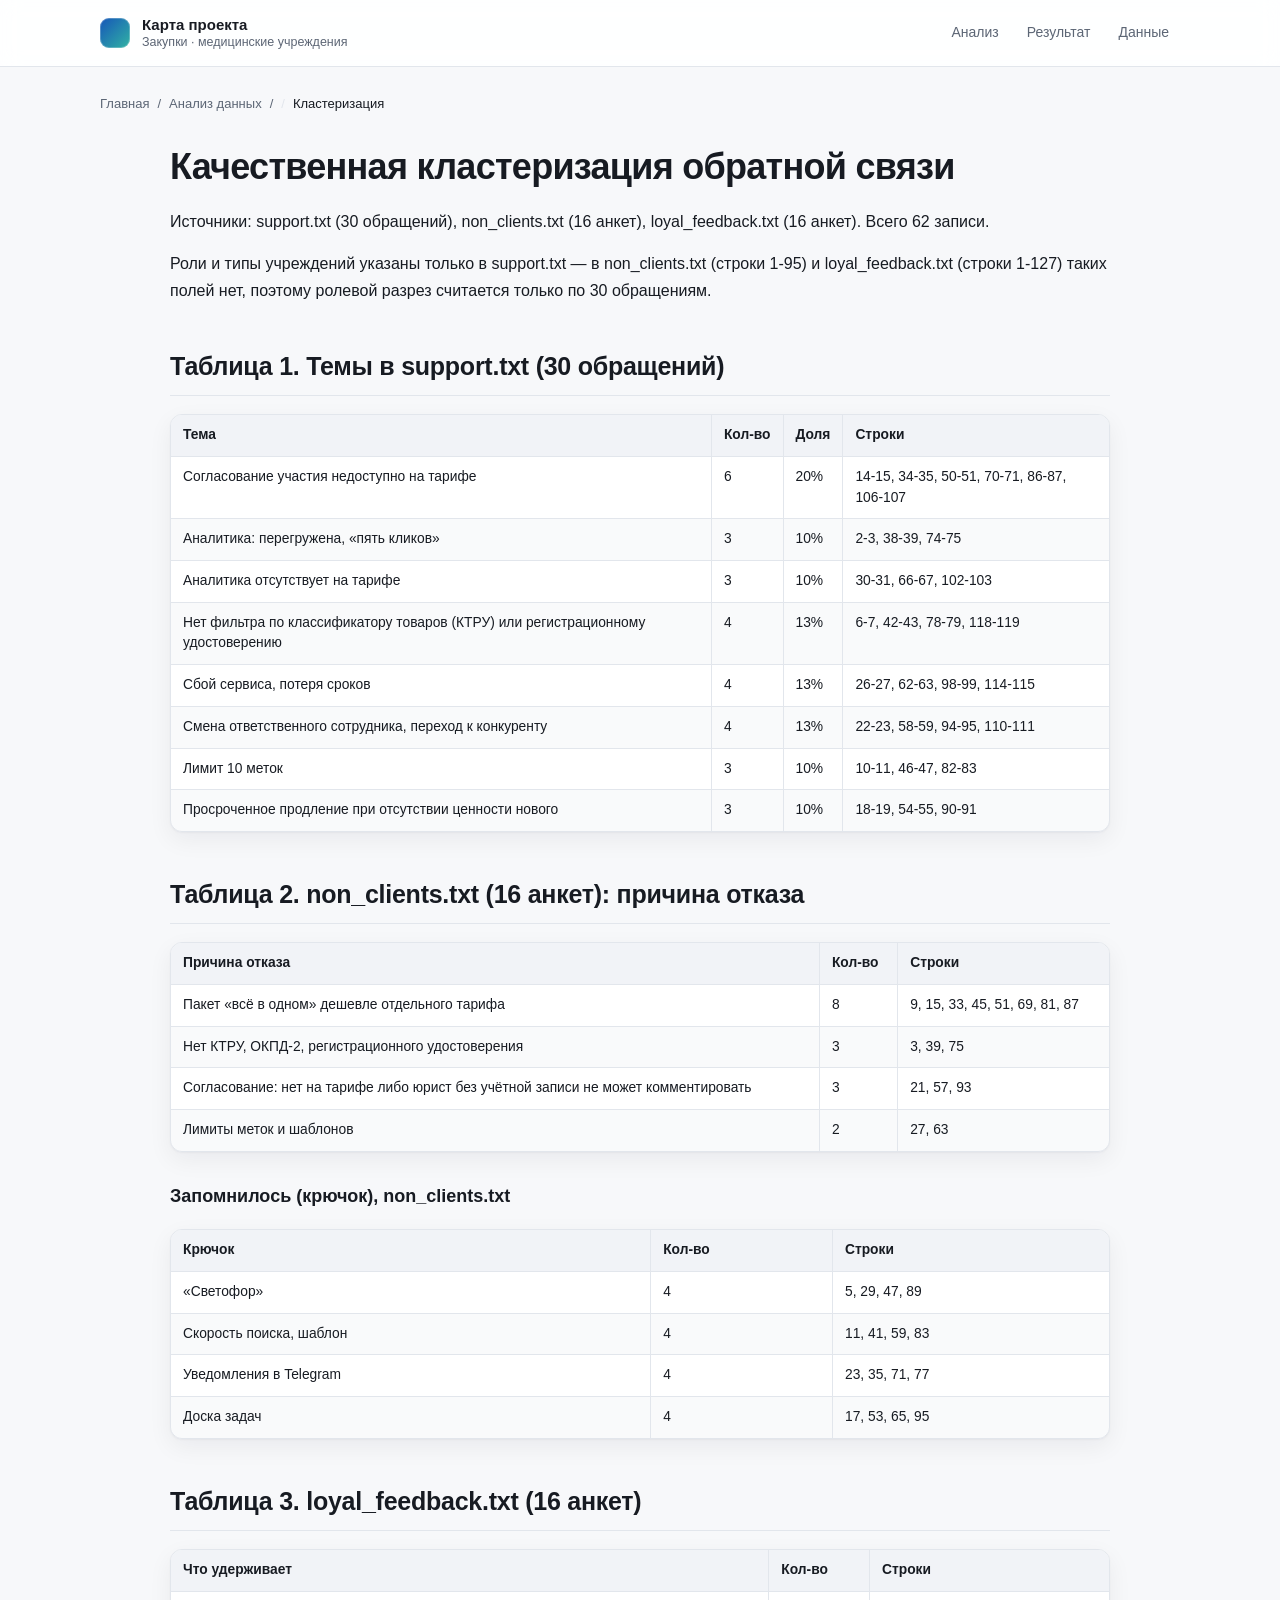
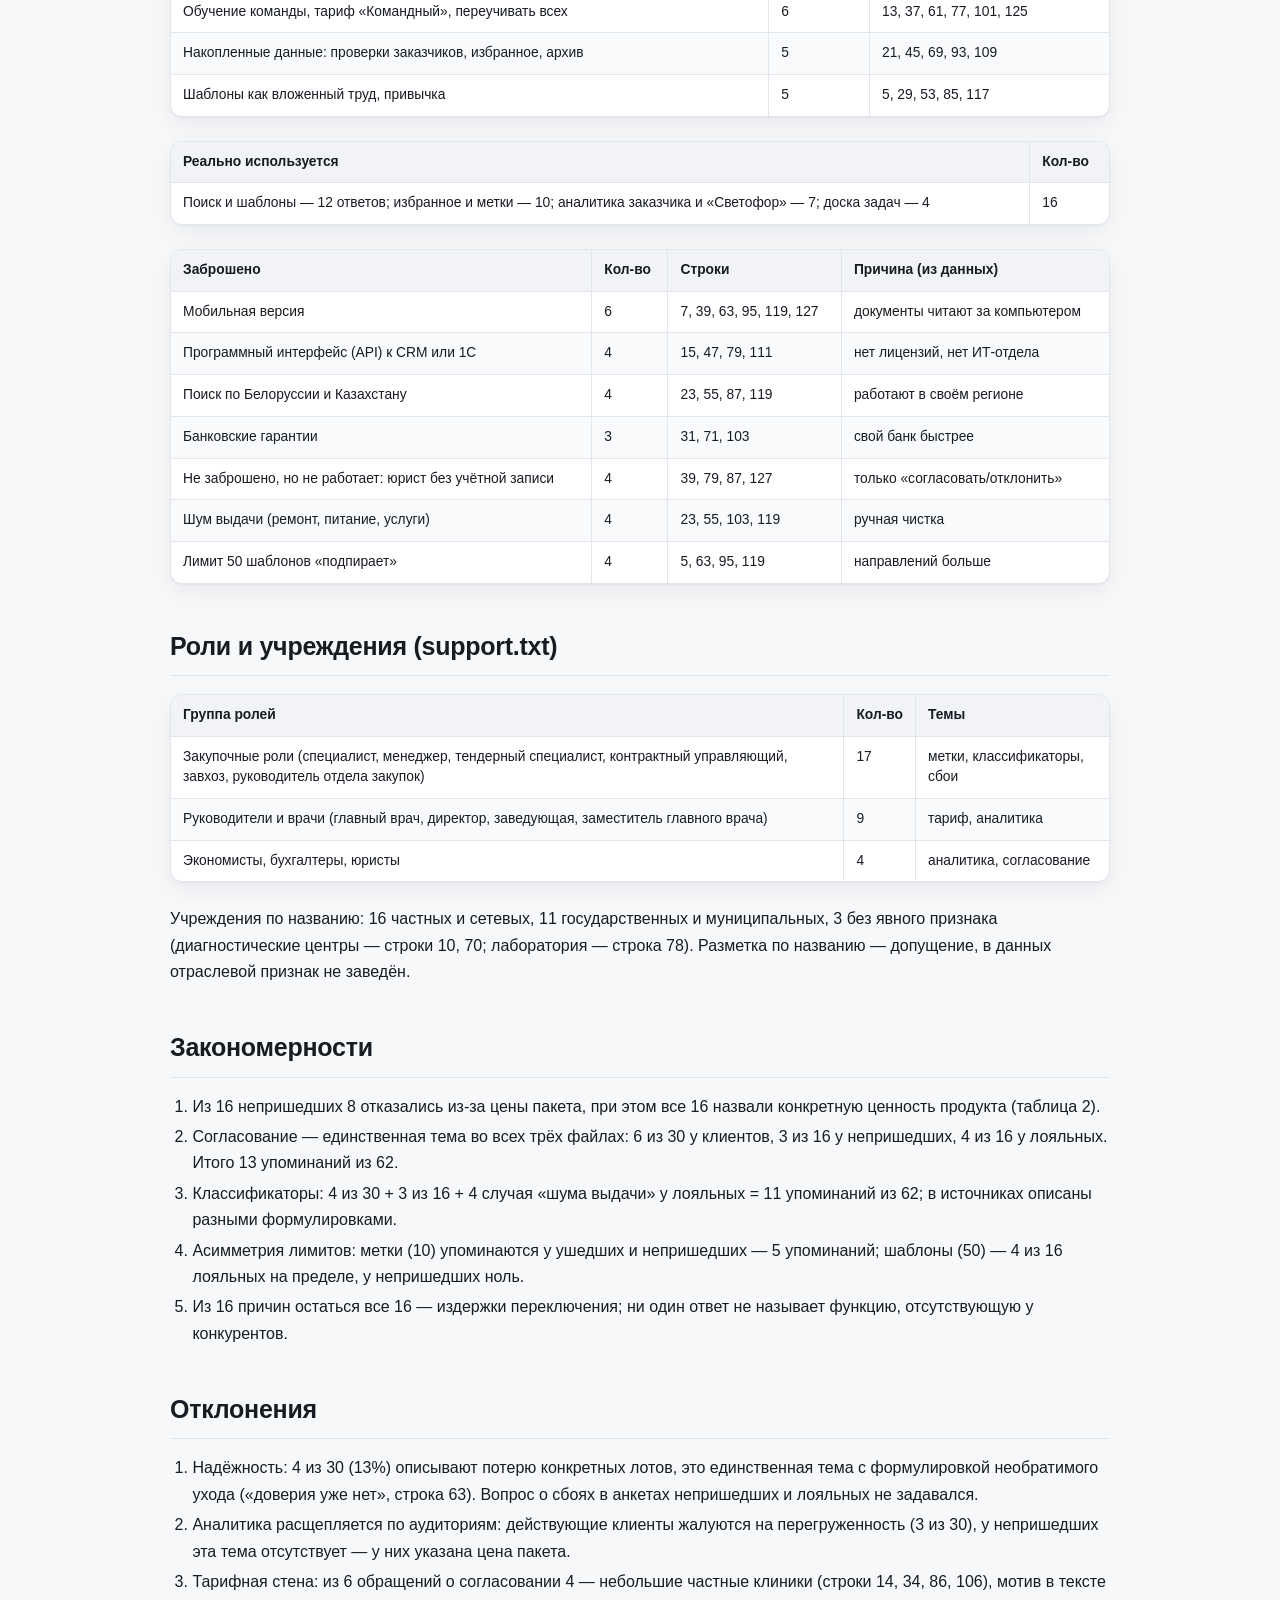
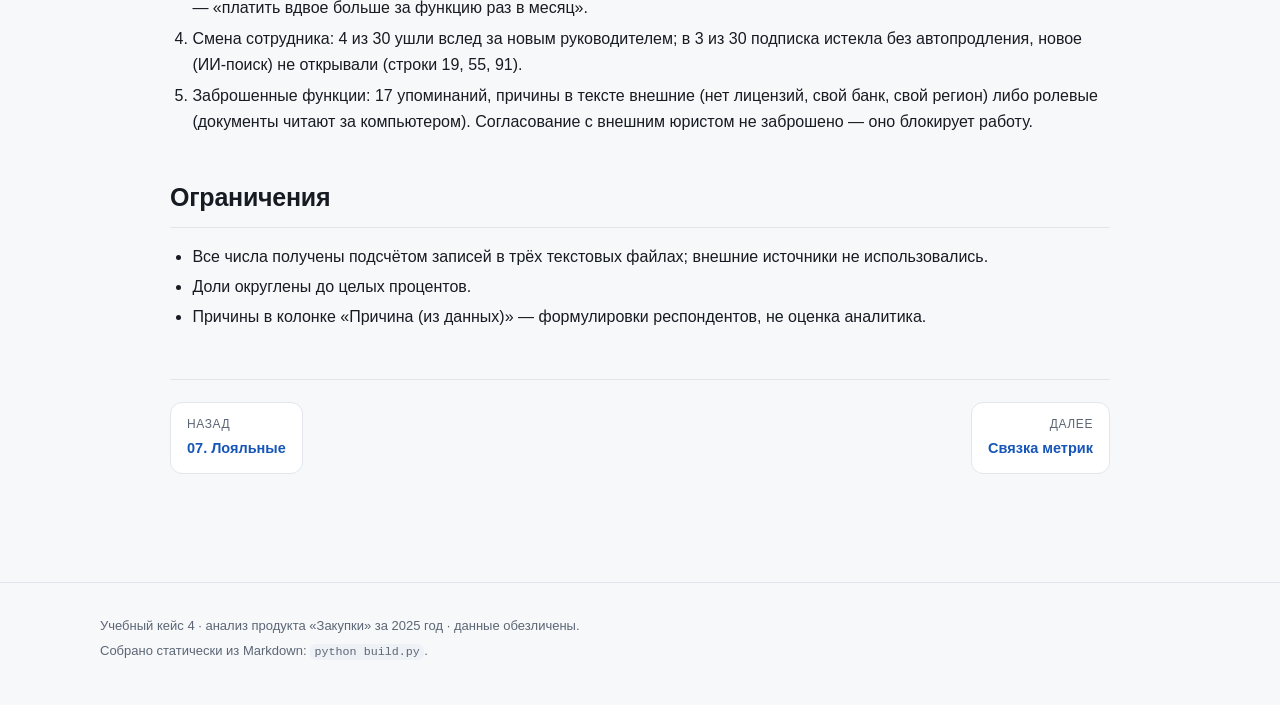
<file: zakupki-med-project-map/docs/analysis/kachestvennaya-klasterizaciya.html>
<!doctype html>
<html lang="ru">
<head>
<meta charset="utf-8">
<meta name="viewport" content="width=device-width, initial-scale=1">
<title>Качественная кластеризация обратной связи · Карта проекта</title>
<meta name="description" content="Темы из трёх качественных источников, частоты, роли и закономерности.">
<link rel="stylesheet" href="../assets/style.css">
</head>
<body>
<header class="site-header">
  <div class="wrap header-inner">
    <a class="brand" href="../index.html">
      <span class="brand-mark"></span>
      <span class="brand-text">Карта проекта<small>Закупки · медицинские учреждения</small></span>
    </a>
    <nav class="top-nav" aria-label="Разделы"><a href="../index.html#analysis">Анализ</a><a href="../index.html#result">Результат</a><a href="../index.html#data">Данные</a></nav>
  </div>
</header>
<main class="wrap">
<nav class="crumbs" aria-label="Хлебные крошки"><a href="../index.html">Главная</a><span>/</span><a href="../index.html#analysis">Анализ данных</a><span>/</span><span>Кластеризация</span></nav>
<article class="prose">
<h1 id="_1">Качественная кластеризация обратной связи</h1>
<p>Источники: support.txt (30 обращений), non_clients.txt (16 анкет), loyal_feedback.txt (16 анкет). Всего 62 записи.</p>
<p>Роли и типы учреждений указаны только в support.txt — в non_clients.txt (строки 1-95) и loyal_feedback.txt (строки 1-127) таких полей нет, поэтому ролевой разрез считается только по 30 обращениям.</p>
<h2 id="1-supporttxt-30">Таблица 1. Темы в support.txt (30 обращений)</h2>
<div class="table-wrap"><table>
<thead>
<tr>
<th>Тема</th>
<th>Кол-во</th>
<th>Доля</th>
<th>Строки</th>
</tr>
</thead>
<tbody>
<tr>
<td>Согласование участия недоступно на тарифе</td>
<td>6</td>
<td>20%</td>
<td>14-15, 34-35, 50-51, 70-71, 86-87, 106-107</td>
</tr>
<tr>
<td>Аналитика: перегружена, «пять кликов»</td>
<td>3</td>
<td>10%</td>
<td>2-3, 38-39, 74-75</td>
</tr>
<tr>
<td>Аналитика отсутствует на тарифе</td>
<td>3</td>
<td>10%</td>
<td>30-31, 66-67, 102-103</td>
</tr>
<tr>
<td>Нет фильтра по классификатору товаров (КТРУ) или регистрационному удостоверению</td>
<td>4</td>
<td>13%</td>
<td>6-7, 42-43, 78-79, 118-119</td>
</tr>
<tr>
<td>Сбой сервиса, потеря сроков</td>
<td>4</td>
<td>13%</td>
<td>26-27, 62-63, 98-99, 114-115</td>
</tr>
<tr>
<td>Смена ответственного сотрудника, переход к конкуренту</td>
<td>4</td>
<td>13%</td>
<td>22-23, 58-59, 94-95, 110-111</td>
</tr>
<tr>
<td>Лимит 10 меток</td>
<td>3</td>
<td>10%</td>
<td>10-11, 46-47, 82-83</td>
</tr>
<tr>
<td>Просроченное продление при отсутствии ценности нового</td>
<td>3</td>
<td>10%</td>
<td>18-19, 54-55, 90-91</td>
</tr>
</tbody>
</table></div>
<h2 id="2-non_clientstxt-16">Таблица 2. non_clients.txt (16 анкет): причина отказа</h2>
<div class="table-wrap"><table>
<thead>
<tr>
<th>Причина отказа</th>
<th>Кол-во</th>
<th>Строки</th>
</tr>
</thead>
<tbody>
<tr>
<td>Пакет «всё в одном» дешевле отдельного тарифа</td>
<td>8</td>
<td>9, 15, 33, 45, 51, 69, 81, 87</td>
</tr>
<tr>
<td>Нет КТРУ, ОКПД-2, регистрационного удостоверения</td>
<td>3</td>
<td>3, 39, 75</td>
</tr>
<tr>
<td>Согласование: нет на тарифе либо юрист без учётной записи не может комментировать</td>
<td>3</td>
<td>21, 57, 93</td>
</tr>
<tr>
<td>Лимиты меток и шаблонов</td>
<td>2</td>
<td>27, 63</td>
</tr>
</tbody>
</table></div>
<h3 id="non_clientstxt">Запомнилось (крючок), non_clients.txt</h3>
<div class="table-wrap"><table>
<thead>
<tr>
<th>Крючок</th>
<th>Кол-во</th>
<th>Строки</th>
</tr>
</thead>
<tbody>
<tr>
<td>«Светофор»</td>
<td>4</td>
<td>5, 29, 47, 89</td>
</tr>
<tr>
<td>Скорость поиска, шаблон</td>
<td>4</td>
<td>11, 41, 59, 83</td>
</tr>
<tr>
<td>Уведомления в Telegram</td>
<td>4</td>
<td>23, 35, 71, 77</td>
</tr>
<tr>
<td>Доска задач</td>
<td>4</td>
<td>17, 53, 65, 95</td>
</tr>
</tbody>
</table></div>
<h2 id="3-loyal_feedbacktxt-16">Таблица 3. loyal_feedback.txt (16 анкет)</h2>
<div class="table-wrap"><table>
<thead>
<tr>
<th>Что удерживает</th>
<th>Кол-во</th>
<th>Строки</th>
</tr>
</thead>
<tbody>
<tr>
<td>Обучение команды, тариф «Командный», переучивать всех</td>
<td>6</td>
<td>13, 37, 61, 77, 101, 125</td>
</tr>
<tr>
<td>Накопленные данные: проверки заказчиков, избранное, архив</td>
<td>5</td>
<td>21, 45, 69, 93, 109</td>
</tr>
<tr>
<td>Шаблоны как вложенный труд, привычка</td>
<td>5</td>
<td>5, 29, 53, 85, 117</td>
</tr>
</tbody>
</table></div>
<div class="table-wrap"><table>
<thead>
<tr>
<th>Реально используется</th>
<th>Кол-во</th>
</tr>
</thead>
<tbody>
<tr>
<td>Поиск и шаблоны — 12 ответов; избранное и метки — 10; аналитика заказчика и «Светофор» — 7; доска задач — 4</td>
<td>16</td>
</tr>
</tbody>
</table></div>
<div class="table-wrap"><table>
<thead>
<tr>
<th>Заброшено</th>
<th>Кол-во</th>
<th>Строки</th>
<th>Причина (из данных)</th>
</tr>
</thead>
<tbody>
<tr>
<td>Мобильная версия</td>
<td>6</td>
<td>7, 39, 63, 95, 119, 127</td>
<td>документы читают за компьютером</td>
</tr>
<tr>
<td>Программный интерфейс (API) к CRM или 1С</td>
<td>4</td>
<td>15, 47, 79, 111</td>
<td>нет лицензий, нет ИТ-отдела</td>
</tr>
<tr>
<td>Поиск по Белоруссии и Казахстану</td>
<td>4</td>
<td>23, 55, 87, 119</td>
<td>работают в своём регионе</td>
</tr>
<tr>
<td>Банковские гарантии</td>
<td>3</td>
<td>31, 71, 103</td>
<td>свой банк быстрее</td>
</tr>
<tr>
<td>Не заброшено, но не работает: юрист без учётной записи</td>
<td>4</td>
<td>39, 79, 87, 127</td>
<td>только «согласовать/отклонить»</td>
</tr>
<tr>
<td>Шум выдачи (ремонт, питание, услуги)</td>
<td>4</td>
<td>23, 55, 103, 119</td>
<td>ручная чистка</td>
</tr>
<tr>
<td>Лимит 50 шаблонов «подпирает»</td>
<td>4</td>
<td>5, 63, 95, 119</td>
<td>направлений больше</td>
</tr>
</tbody>
</table></div>
<h2 id="supporttxt">Роли и учреждения (support.txt)</h2>
<div class="table-wrap"><table>
<thead>
<tr>
<th>Группа ролей</th>
<th>Кол-во</th>
<th>Темы</th>
</tr>
</thead>
<tbody>
<tr>
<td>Закупочные роли (специалист, менеджер, тендерный специалист, контрактный управляющий, завхоз, руководитель отдела закупок)</td>
<td>17</td>
<td>метки, классификаторы, сбои</td>
</tr>
<tr>
<td>Руководители и врачи (главный врач, директор, заведующая, заместитель главного врача)</td>
<td>9</td>
<td>тариф, аналитика</td>
</tr>
<tr>
<td>Экономисты, бухгалтеры, юристы</td>
<td>4</td>
<td>аналитика, согласование</td>
</tr>
</tbody>
</table></div>
<p>Учреждения по названию: 16 частных и сетевых, 11 государственных и муниципальных, 3 без явного признака (диагностические центры — строки 10, 70; лаборатория — строка 78). Разметка по названию — допущение, в данных отраслевой признак не заведён.</p>
<h2 id="_2">Закономерности</h2>
<ol>
<li>Из 16 непришедших 8 отказались из-за цены пакета, при этом все 16 назвали конкретную ценность продукта (таблица 2).</li>
<li>Согласование — единственная тема во всех трёх файлах: 6 из 30 у клиентов, 3 из 16 у непришедших, 4 из 16 у лояльных. Итого 13 упоминаний из 62.</li>
<li>Классификаторы: 4 из 30 + 3 из 16 + 4 случая «шума выдачи» у лояльных = 11 упоминаний из 62; в источниках описаны разными формулировками.</li>
<li>Асимметрия лимитов: метки (10) упоминаются у ушедших и непришедших — 5 упоминаний; шаблоны (50) — 4 из 16 лояльных на пределе, у непришедших ноль.</li>
<li>Из 16 причин остаться все 16 — издержки переключения; ни один ответ не называет функцию, отсутствующую у конкурентов.</li>
</ol>
<h2 id="_3">Отклонения</h2>
<ol>
<li>Надёжность: 4 из 30 (13%) описывают потерю конкретных лотов, это единственная тема с формулировкой необратимого ухода («доверия уже нет», строка 63). Вопрос о сбоях в анкетах непришедших и лояльных не задавался.</li>
<li>Аналитика расщепляется по аудиториям: действующие клиенты жалуются на перегруженность (3 из 30), у непришедших эта тема отсутствует — у них указана цена пакета.</li>
<li>Тарифная стена: из 6 обращений о согласовании 4 — небольшие частные клиники (строки 14, 34, 86, 106), мотив в тексте — «платить вдвое больше за функцию раз в месяц».</li>
<li>Смена сотрудника: 4 из 30 ушли вслед за новым руководителем; в 3 из 30 подписка истекла без автопродления, новое (ИИ-поиск) не открывали (строки 19, 55, 91).</li>
<li>Заброшенные функции: 17 упоминаний, причины в тексте внешние (нет лицензий, свой банк, свой регион) либо ролевые (документы читают за компьютером). Согласование с внешним юристом не заброшено — оно блокирует работу.</li>
</ol>
<h2 id="_4">Ограничения</h2>
<ul>
<li>Все числа получены подсчётом записей в трёх текстовых файлах; внешние источники не использовались.</li>
<li>Доли округлены до целых процентов.</li>
<li>Причины в колонке «Причина (из данных)» — формулировки респондентов, не оценка аналитика.</li>
</ul>
<nav class="pager" aria-label="Навигация по страницам"><a class="pager-prev" href="../artifacts/07a-analiz-loyal-feedback.html"><span>Назад</span>07. Лояльные</a><a class="pager-next" href="../analysis/08a-svyazka-metrik.html"><span>Далее</span>Связка метрик</a></nav></article>
</main>
<footer class="site-footer">
  <div class="wrap">
    <p>Учебный кейс 4 · анализ продукта «Закупки» за 2025 год · данные обезличены.</p>
    <p>Собрано статически из Markdown: <code>python build.py</code>.</p>
  </div>
</footer>
</body>
</html>
</file>
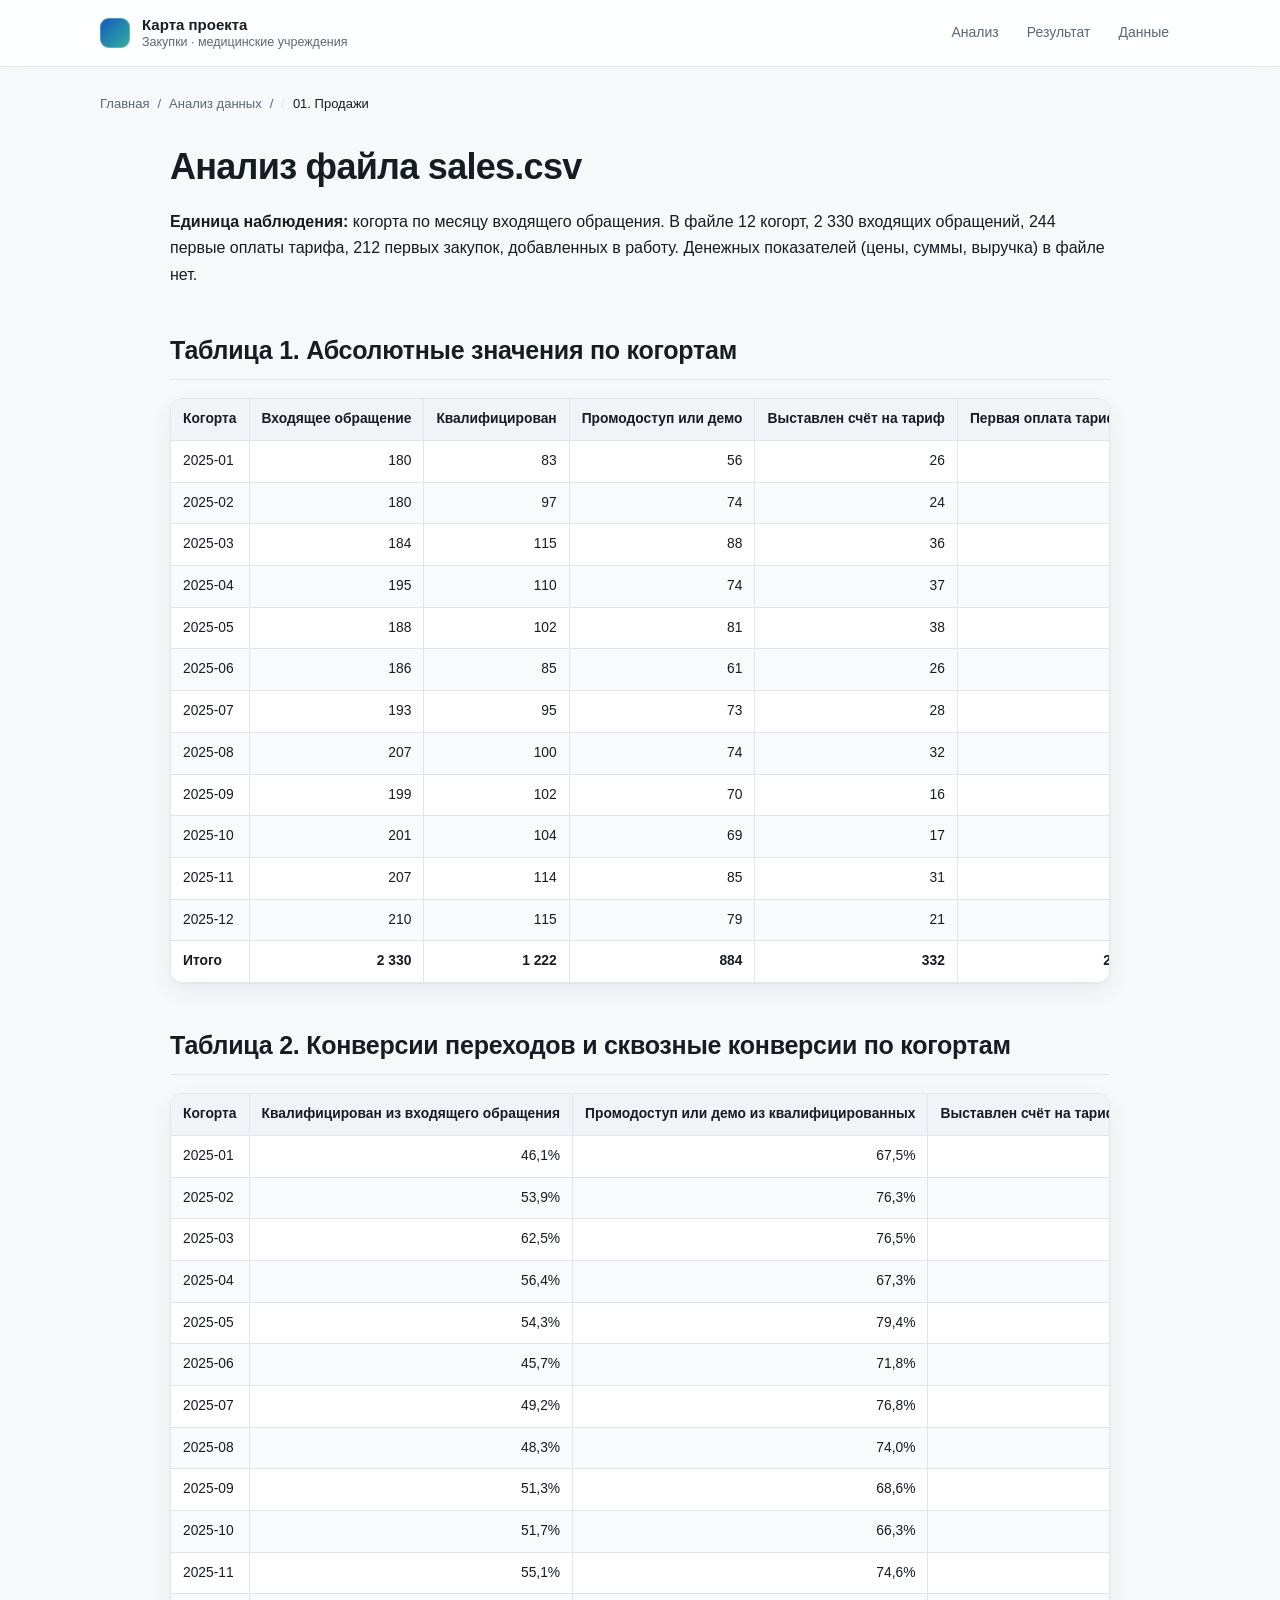
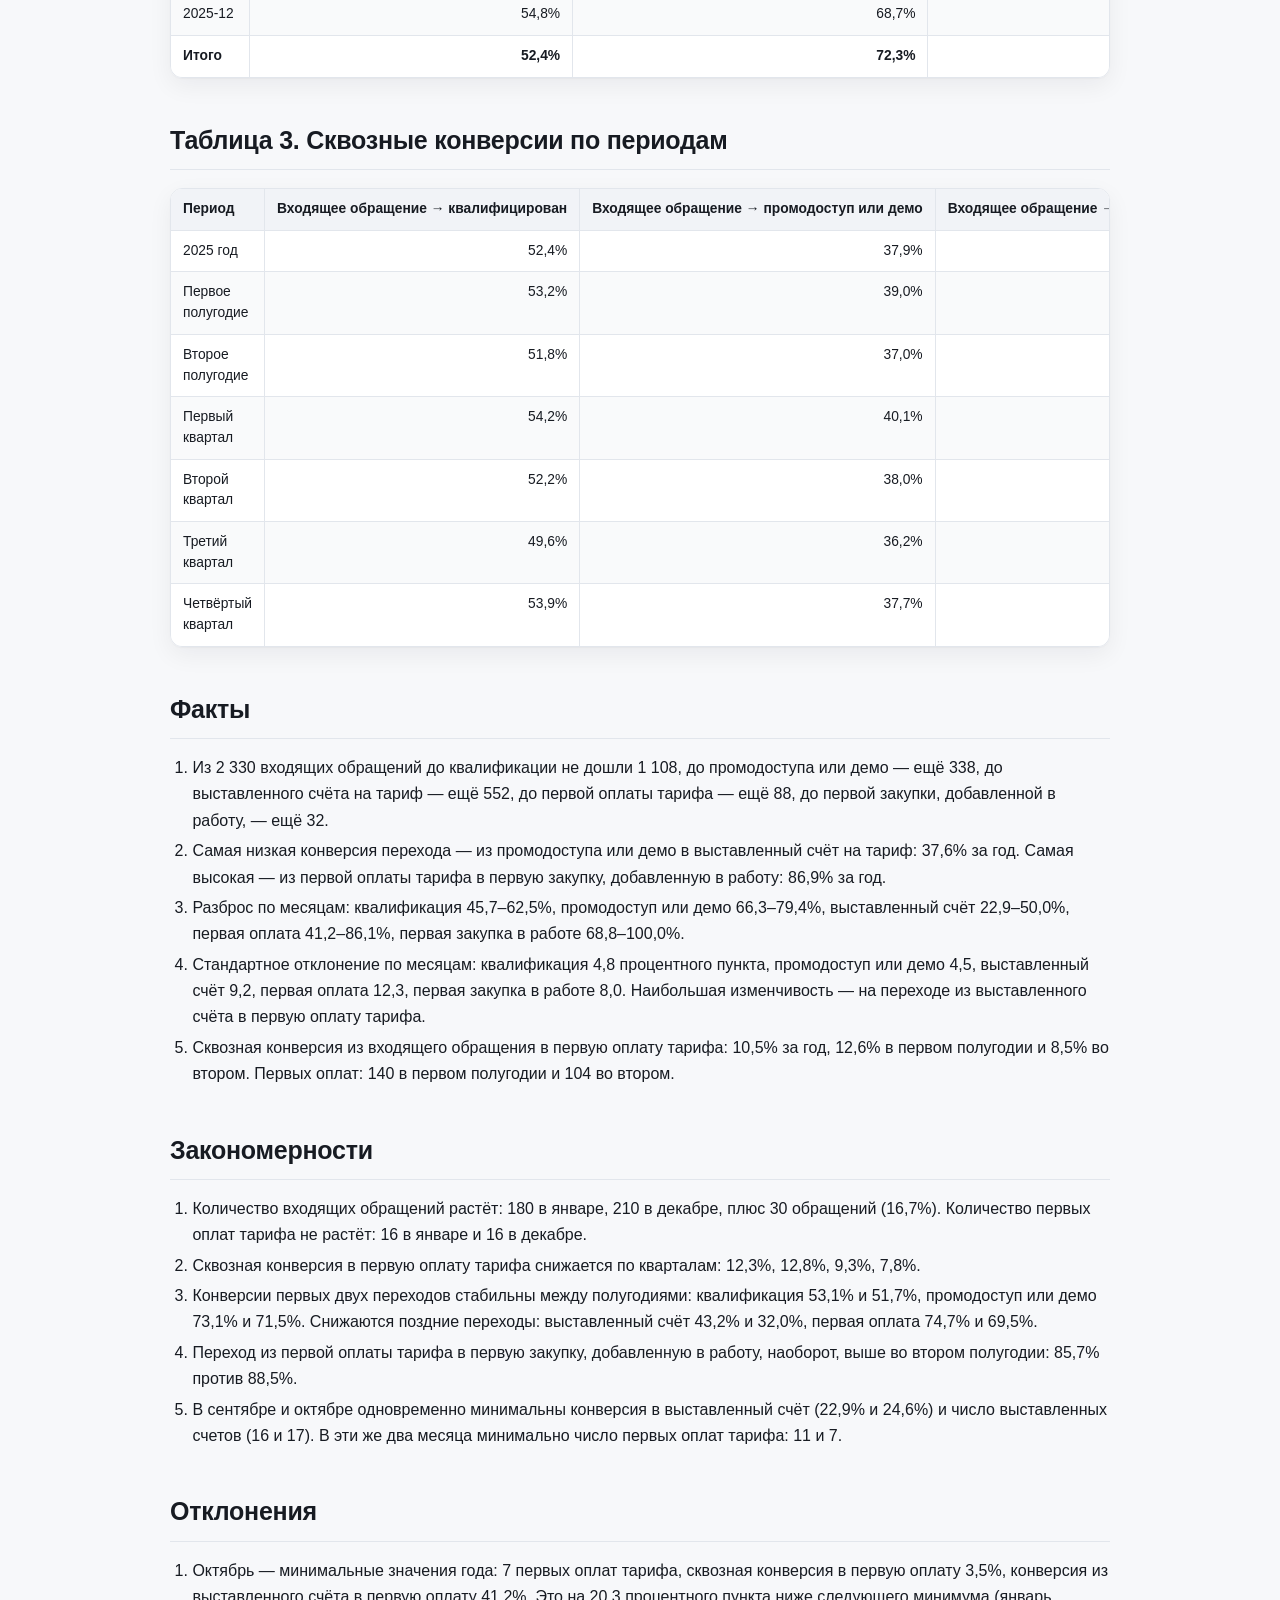
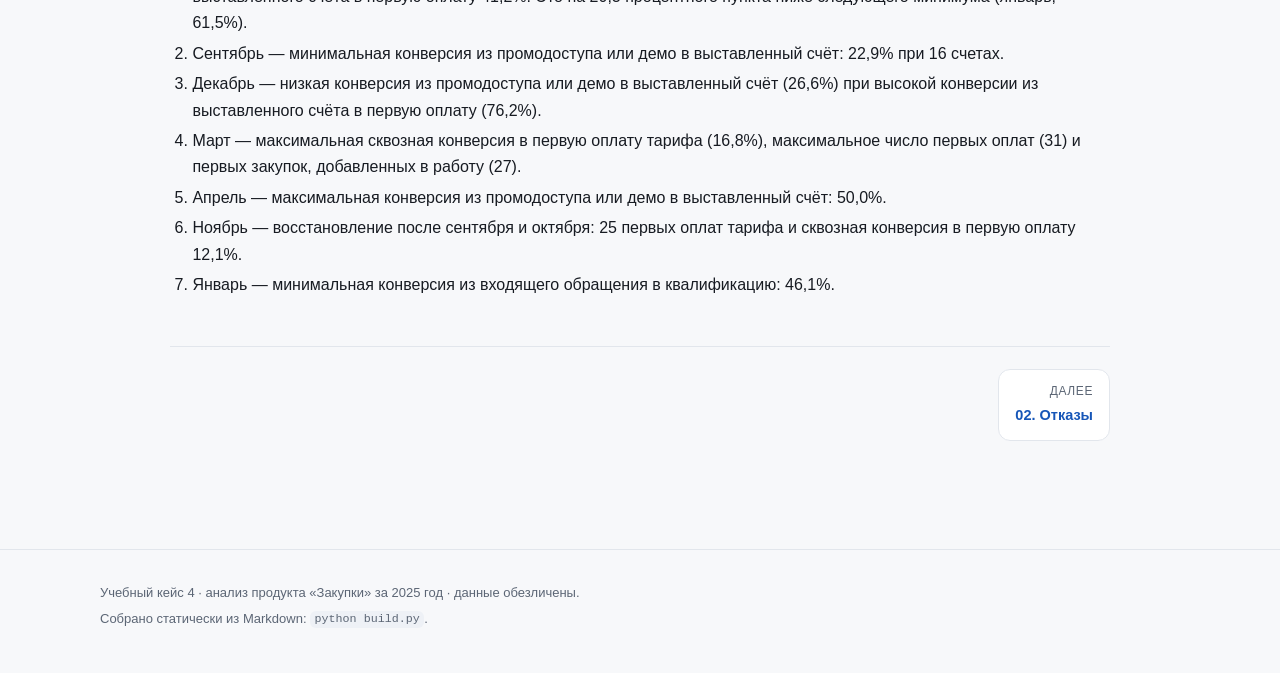
<file: zakupki-med-project-map/docs/artifacts/01a-analiz-sales.html>
<!doctype html>
<html lang="ru">
<head>
<meta charset="utf-8">
<meta name="viewport" content="width=device-width, initial-scale=1">
<title>Анализ файла sales.csv · Карта проекта</title>
<meta name="description" content="Воронка по месяцам, конверсии переходов, тренд первого и второго полугодия.">
<link rel="stylesheet" href="../assets/style.css">
</head>
<body>
<header class="site-header">
  <div class="wrap header-inner">
    <a class="brand" href="../index.html">
      <span class="brand-mark"></span>
      <span class="brand-text">Карта проекта<small>Закупки · медицинские учреждения</small></span>
    </a>
    <nav class="top-nav" aria-label="Разделы"><a href="../index.html#analysis">Анализ</a><a href="../index.html#result">Результат</a><a href="../index.html#data">Данные</a></nav>
  </div>
</header>
<main class="wrap">
<nav class="crumbs" aria-label="Хлебные крошки"><a href="../index.html">Главная</a><span>/</span><a href="../index.html#analysis">Анализ данных</a><span>/</span><span>01. Продажи</span></nav>
<article class="prose">
<h1 id="salescsv">Анализ файла sales.csv</h1>
<p><strong>Единица наблюдения:</strong> когорта по месяцу входящего обращения. В файле 12 когорт, 2 330 входящих обращений, 244 первые оплаты тарифа, 212 первых закупок, добавленных в работу. Денежных показателей (цены, суммы, выручка) в файле нет.</p>
<h2 id="1">Таблица 1. Абсолютные значения по когортам</h2>
<div class="table-wrap"><table>
<thead>
<tr>
<th>Когорта</th>
<th style="text-align: right;">Входящее обращение</th>
<th style="text-align: right;">Квалифицирован</th>
<th style="text-align: right;">Промодоступ или демо</th>
<th style="text-align: right;">Выставлен счёт на тариф</th>
<th style="text-align: right;">Первая оплата тарифа</th>
<th style="text-align: right;">Первая закупка добавлена в работу</th>
</tr>
</thead>
<tbody>
<tr>
<td>2025-01</td>
<td style="text-align: right;">180</td>
<td style="text-align: right;">83</td>
<td style="text-align: right;">56</td>
<td style="text-align: right;">26</td>
<td style="text-align: right;">16</td>
<td style="text-align: right;">11</td>
</tr>
<tr>
<td>2025-02</td>
<td style="text-align: right;">180</td>
<td style="text-align: right;">97</td>
<td style="text-align: right;">74</td>
<td style="text-align: right;">24</td>
<td style="text-align: right;">20</td>
<td style="text-align: right;">18</td>
</tr>
<tr>
<td>2025-03</td>
<td style="text-align: right;">184</td>
<td style="text-align: right;">115</td>
<td style="text-align: right;">88</td>
<td style="text-align: right;">36</td>
<td style="text-align: right;">31</td>
<td style="text-align: right;">27</td>
</tr>
<tr>
<td>2025-04</td>
<td style="text-align: right;">195</td>
<td style="text-align: right;">110</td>
<td style="text-align: right;">74</td>
<td style="text-align: right;">37</td>
<td style="text-align: right;">30</td>
<td style="text-align: right;">26</td>
</tr>
<tr>
<td>2025-05</td>
<td style="text-align: right;">188</td>
<td style="text-align: right;">102</td>
<td style="text-align: right;">81</td>
<td style="text-align: right;">38</td>
<td style="text-align: right;">24</td>
<td style="text-align: right;">21</td>
</tr>
<tr>
<td>2025-06</td>
<td style="text-align: right;">186</td>
<td style="text-align: right;">85</td>
<td style="text-align: right;">61</td>
<td style="text-align: right;">26</td>
<td style="text-align: right;">19</td>
<td style="text-align: right;">17</td>
</tr>
<tr>
<td>2025-07</td>
<td style="text-align: right;">193</td>
<td style="text-align: right;">95</td>
<td style="text-align: right;">73</td>
<td style="text-align: right;">28</td>
<td style="text-align: right;">21</td>
<td style="text-align: right;">20</td>
</tr>
<tr>
<td>2025-08</td>
<td style="text-align: right;">207</td>
<td style="text-align: right;">100</td>
<td style="text-align: right;">74</td>
<td style="text-align: right;">32</td>
<td style="text-align: right;">24</td>
<td style="text-align: right;">19</td>
</tr>
<tr>
<td>2025-09</td>
<td style="text-align: right;">199</td>
<td style="text-align: right;">102</td>
<td style="text-align: right;">70</td>
<td style="text-align: right;">16</td>
<td style="text-align: right;">11</td>
<td style="text-align: right;">11</td>
</tr>
<tr>
<td>2025-10</td>
<td style="text-align: right;">201</td>
<td style="text-align: right;">104</td>
<td style="text-align: right;">69</td>
<td style="text-align: right;">17</td>
<td style="text-align: right;">7</td>
<td style="text-align: right;">6</td>
</tr>
<tr>
<td>2025-11</td>
<td style="text-align: right;">207</td>
<td style="text-align: right;">114</td>
<td style="text-align: right;">85</td>
<td style="text-align: right;">31</td>
<td style="text-align: right;">25</td>
<td style="text-align: right;">21</td>
</tr>
<tr>
<td>2025-12</td>
<td style="text-align: right;">210</td>
<td style="text-align: right;">115</td>
<td style="text-align: right;">79</td>
<td style="text-align: right;">21</td>
<td style="text-align: right;">16</td>
<td style="text-align: right;">15</td>
</tr>
<tr>
<td><strong>Итого</strong></td>
<td style="text-align: right;"><strong>2 330</strong></td>
<td style="text-align: right;"><strong>1 222</strong></td>
<td style="text-align: right;"><strong>884</strong></td>
<td style="text-align: right;"><strong>332</strong></td>
<td style="text-align: right;"><strong>244</strong></td>
<td style="text-align: right;"><strong>212</strong></td>
</tr>
</tbody>
</table></div>
<h2 id="2">Таблица 2. Конверсии переходов и сквозные конверсии по когортам</h2>
<div class="table-wrap"><table>
<thead>
<tr>
<th>Когорта</th>
<th style="text-align: right;">Квалифицирован из входящего обращения</th>
<th style="text-align: right;">Промодоступ или демо из квалифицированных</th>
<th style="text-align: right;">Выставлен счёт на тариф из промодоступа или демо</th>
<th style="text-align: right;">Первая оплата тарифа из выставленного счёта</th>
<th style="text-align: right;">Первая закупка добавлена в работу из первой оплаты</th>
<th style="text-align: right;">Сквозная: входящее обращение → первая оплата тарифа</th>
<th style="text-align: right;">Сквозная: входящее обращение → первая закупка добавлена в работу</th>
</tr>
</thead>
<tbody>
<tr>
<td>2025-01</td>
<td style="text-align: right;">46,1%</td>
<td style="text-align: right;">67,5%</td>
<td style="text-align: right;">46,4%</td>
<td style="text-align: right;">61,5%</td>
<td style="text-align: right;">68,8%</td>
<td style="text-align: right;">8,9%</td>
<td style="text-align: right;">6,1%</td>
</tr>
<tr>
<td>2025-02</td>
<td style="text-align: right;">53,9%</td>
<td style="text-align: right;">76,3%</td>
<td style="text-align: right;">32,4%</td>
<td style="text-align: right;">83,3%</td>
<td style="text-align: right;">90,0%</td>
<td style="text-align: right;">11,1%</td>
<td style="text-align: right;">10,0%</td>
</tr>
<tr>
<td>2025-03</td>
<td style="text-align: right;">62,5%</td>
<td style="text-align: right;">76,5%</td>
<td style="text-align: right;">40,9%</td>
<td style="text-align: right;">86,1%</td>
<td style="text-align: right;">87,1%</td>
<td style="text-align: right;">16,8%</td>
<td style="text-align: right;">14,7%</td>
</tr>
<tr>
<td>2025-04</td>
<td style="text-align: right;">56,4%</td>
<td style="text-align: right;">67,3%</td>
<td style="text-align: right;">50,0%</td>
<td style="text-align: right;">81,1%</td>
<td style="text-align: right;">86,7%</td>
<td style="text-align: right;">15,4%</td>
<td style="text-align: right;">13,3%</td>
</tr>
<tr>
<td>2025-05</td>
<td style="text-align: right;">54,3%</td>
<td style="text-align: right;">79,4%</td>
<td style="text-align: right;">46,9%</td>
<td style="text-align: right;">63,2%</td>
<td style="text-align: right;">87,5%</td>
<td style="text-align: right;">12,8%</td>
<td style="text-align: right;">11,2%</td>
</tr>
<tr>
<td>2025-06</td>
<td style="text-align: right;">45,7%</td>
<td style="text-align: right;">71,8%</td>
<td style="text-align: right;">42,6%</td>
<td style="text-align: right;">73,1%</td>
<td style="text-align: right;">89,5%</td>
<td style="text-align: right;">10,2%</td>
<td style="text-align: right;">9,1%</td>
</tr>
<tr>
<td>2025-07</td>
<td style="text-align: right;">49,2%</td>
<td style="text-align: right;">76,8%</td>
<td style="text-align: right;">38,4%</td>
<td style="text-align: right;">75,0%</td>
<td style="text-align: right;">95,2%</td>
<td style="text-align: right;">10,9%</td>
<td style="text-align: right;">10,4%</td>
</tr>
<tr>
<td>2025-08</td>
<td style="text-align: right;">48,3%</td>
<td style="text-align: right;">74,0%</td>
<td style="text-align: right;">43,2%</td>
<td style="text-align: right;">75,0%</td>
<td style="text-align: right;">79,2%</td>
<td style="text-align: right;">11,6%</td>
<td style="text-align: right;">9,2%</td>
</tr>
<tr>
<td>2025-09</td>
<td style="text-align: right;">51,3%</td>
<td style="text-align: right;">68,6%</td>
<td style="text-align: right;">22,9%</td>
<td style="text-align: right;">68,8%</td>
<td style="text-align: right;">100,0%</td>
<td style="text-align: right;">5,5%</td>
<td style="text-align: right;">5,5%</td>
</tr>
<tr>
<td>2025-10</td>
<td style="text-align: right;">51,7%</td>
<td style="text-align: right;">66,3%</td>
<td style="text-align: right;">24,6%</td>
<td style="text-align: right;">41,2%</td>
<td style="text-align: right;">85,7%</td>
<td style="text-align: right;">3,5%</td>
<td style="text-align: right;">3,0%</td>
</tr>
<tr>
<td>2025-11</td>
<td style="text-align: right;">55,1%</td>
<td style="text-align: right;">74,6%</td>
<td style="text-align: right;">36,5%</td>
<td style="text-align: right;">80,6%</td>
<td style="text-align: right;">84,0%</td>
<td style="text-align: right;">12,1%</td>
<td style="text-align: right;">10,1%</td>
</tr>
<tr>
<td>2025-12</td>
<td style="text-align: right;">54,8%</td>
<td style="text-align: right;">68,7%</td>
<td style="text-align: right;">26,6%</td>
<td style="text-align: right;">76,2%</td>
<td style="text-align: right;">93,8%</td>
<td style="text-align: right;">7,6%</td>
<td style="text-align: right;">7,1%</td>
</tr>
<tr>
<td><strong>Итого</strong></td>
<td style="text-align: right;"><strong>52,4%</strong></td>
<td style="text-align: right;"><strong>72,3%</strong></td>
<td style="text-align: right;"><strong>37,6%</strong></td>
<td style="text-align: right;"><strong>73,5%</strong></td>
<td style="text-align: right;"><strong>86,9%</strong></td>
<td style="text-align: right;"><strong>10,5%</strong></td>
<td style="text-align: right;"><strong>9,1%</strong></td>
</tr>
</tbody>
</table></div>
<h2 id="3">Таблица 3. Сквозные конверсии по периодам</h2>
<div class="table-wrap"><table>
<thead>
<tr>
<th>Период</th>
<th style="text-align: right;">Входящее обращение → квалифицирован</th>
<th style="text-align: right;">Входящее обращение → промодоступ или демо</th>
<th style="text-align: right;">Входящее обращение → выставлен счёт на тариф</th>
<th style="text-align: right;">Входящее обращение → первая оплата тарифа</th>
<th style="text-align: right;">Входящее обращение → первая закупка добавлена в работу</th>
</tr>
</thead>
<tbody>
<tr>
<td>2025 год</td>
<td style="text-align: right;">52,4%</td>
<td style="text-align: right;">37,9%</td>
<td style="text-align: right;">14,2%</td>
<td style="text-align: right;">10,5%</td>
<td style="text-align: right;">9,1%</td>
</tr>
<tr>
<td>Первое полугодие</td>
<td style="text-align: right;">53,2%</td>
<td style="text-align: right;">39,0%</td>
<td style="text-align: right;">16,8%</td>
<td style="text-align: right;">12,6%</td>
<td style="text-align: right;">10,8%</td>
</tr>
<tr>
<td>Второе полугодие</td>
<td style="text-align: right;">51,8%</td>
<td style="text-align: right;">37,0%</td>
<td style="text-align: right;">11,9%</td>
<td style="text-align: right;">8,5%</td>
<td style="text-align: right;">7,6%</td>
</tr>
<tr>
<td>Первый квартал</td>
<td style="text-align: right;">54,2%</td>
<td style="text-align: right;">40,1%</td>
<td style="text-align: right;">15,8%</td>
<td style="text-align: right;">12,3%</td>
<td style="text-align: right;">10,3%</td>
</tr>
<tr>
<td>Второй квартал</td>
<td style="text-align: right;">52,2%</td>
<td style="text-align: right;">38,0%</td>
<td style="text-align: right;">17,8%</td>
<td style="text-align: right;">12,8%</td>
<td style="text-align: right;">11,2%</td>
</tr>
<tr>
<td>Третий квартал</td>
<td style="text-align: right;">49,6%</td>
<td style="text-align: right;">36,2%</td>
<td style="text-align: right;">12,7%</td>
<td style="text-align: right;">9,3%</td>
<td style="text-align: right;">8,3%</td>
</tr>
<tr>
<td>Четвёртый квартал</td>
<td style="text-align: right;">53,9%</td>
<td style="text-align: right;">37,7%</td>
<td style="text-align: right;">11,2%</td>
<td style="text-align: right;">7,8%</td>
<td style="text-align: right;">6,8%</td>
</tr>
</tbody>
</table></div>
<h2 id="_1">Факты</h2>
<ol>
<li>Из 2 330 входящих обращений до квалификации не дошли 1 108, до промодоступа или демо — ещё 338, до выставленного счёта на тариф — ещё 552, до первой оплаты тарифа — ещё 88, до первой закупки, добавленной в работу, — ещё 32.</li>
<li>Самая низкая конверсия перехода — из промодоступа или демо в выставленный счёт на тариф: 37,6% за год. Самая высокая — из первой оплаты тарифа в первую закупку, добавленную в работу: 86,9% за год.</li>
<li>Разброс по месяцам: квалификация 45,7–62,5%, промодоступ или демо 66,3–79,4%, выставленный счёт 22,9–50,0%, первая оплата 41,2–86,1%, первая закупка в работе 68,8–100,0%.</li>
<li>Стандартное отклонение по месяцам: квалификация 4,8 процентного пункта, промодоступ или демо 4,5, выставленный счёт 9,2, первая оплата 12,3, первая закупка в работе 8,0. Наибольшая изменчивость — на переходе из выставленного счёта в первую оплату тарифа.</li>
<li>Сквозная конверсия из входящего обращения в первую оплату тарифа: 10,5% за год, 12,6% в первом полугодии и 8,5% во втором. Первых оплат: 140 в первом полугодии и 104 во втором.</li>
</ol>
<h2 id="_2">Закономерности</h2>
<ol>
<li>Количество входящих обращений растёт: 180 в январе, 210 в декабре, плюс 30 обращений (16,7%). Количество первых оплат тарифа не растёт: 16 в январе и 16 в декабре.</li>
<li>Сквозная конверсия в первую оплату тарифа снижается по кварталам: 12,3%, 12,8%, 9,3%, 7,8%.</li>
<li>Конверсии первых двух переходов стабильны между полугодиями: квалификация 53,1% и 51,7%, промодоступ или демо 73,1% и 71,5%. Снижаются поздние переходы: выставленный счёт 43,2% и 32,0%, первая оплата 74,7% и 69,5%.</li>
<li>Переход из первой оплаты тарифа в первую закупку, добавленную в работу, наоборот, выше во втором полугодии: 85,7% против 88,5%.</li>
<li>В сентябре и октябре одновременно минимальны конверсия в выставленный счёт (22,9% и 24,6%) и число выставленных счетов (16 и 17). В эти же два месяца минимально число первых оплат тарифа: 11 и 7.</li>
</ol>
<h2 id="_3">Отклонения</h2>
<ol>
<li>Октябрь — минимальные значения года: 7 первых оплат тарифа, сквозная конверсия в первую оплату 3,5%, конверсия из выставленного счёта в первую оплату 41,2%. Это на 20,3 процентного пункта ниже следующего минимума (январь, 61,5%).</li>
<li>Сентябрь — минимальная конверсия из промодоступа или демо в выставленный счёт: 22,9% при 16 счетах.</li>
<li>Декабрь — низкая конверсия из промодоступа или демо в выставленный счёт (26,6%) при высокой конверсии из выставленного счёта в первую оплату (76,2%).</li>
<li>Март — максимальная сквозная конверсия в первую оплату тарифа (16,8%), максимальное число первых оплат (31) и первых закупок, добавленных в работу (27).</li>
<li>Апрель — максимальная конверсия из промодоступа или демо в выставленный счёт: 50,0%.</li>
<li>Ноябрь — восстановление после сентября и октября: 25 первых оплат тарифа и сквозная конверсия в первую оплату 12,1%.</li>
<li>Январь — минимальная конверсия из входящего обращения в квалификацию: 46,1%.</li>
</ol>
<nav class="pager" aria-label="Навигация по страницам"><span class="pager-empty"></span><a class="pager-next" href="../artifacts/02a-analiz-non-clients.html"><span>Далее</span>02. Отказы</a></nav></article>
</main>
<footer class="site-footer">
  <div class="wrap">
    <p>Учебный кейс 4 · анализ продукта «Закупки» за 2025 год · данные обезличены.</p>
    <p>Собрано статически из Markdown: <code>python build.py</code>.</p>
  </div>
</footer>
</body>
</html>
</file>
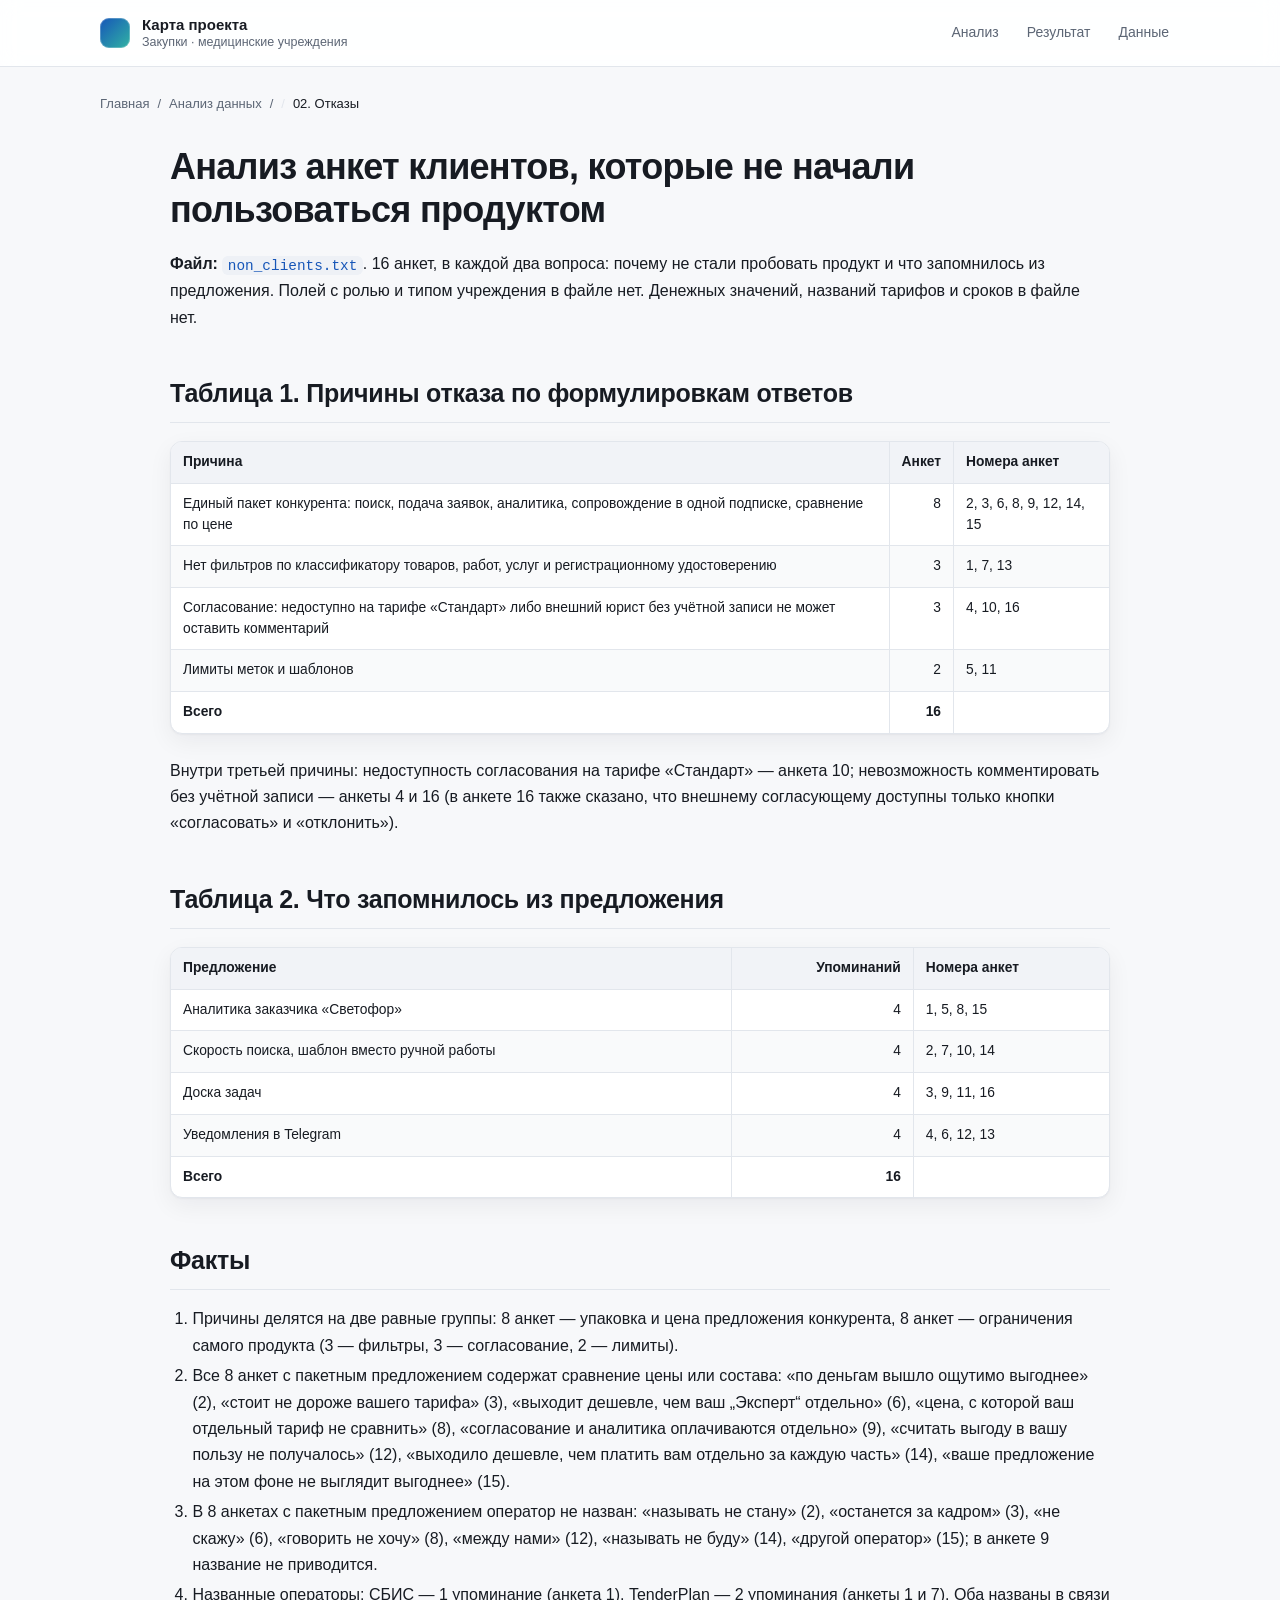
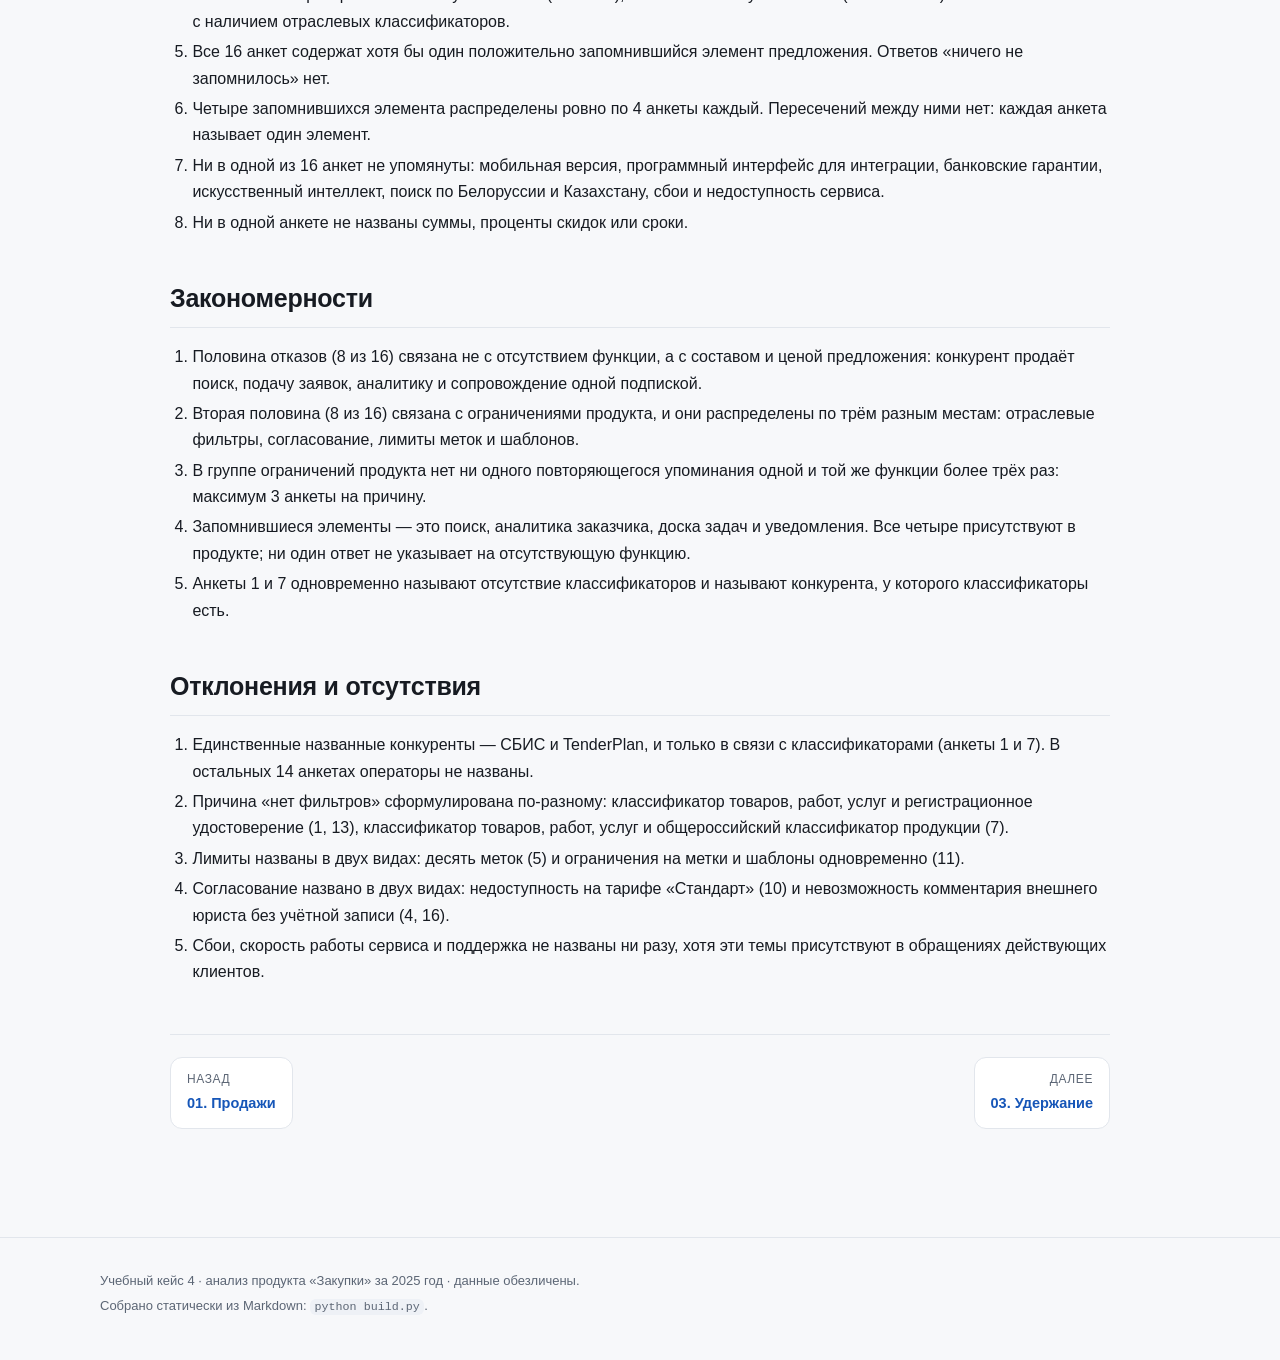
<file: zakupki-med-project-map/docs/artifacts/02a-analiz-non-clients.html>
<!doctype html>
<html lang="ru">
<head>
<meta charset="utf-8">
<meta name="viewport" content="width=device-width, initial-scale=1">
<title>Анализ анкет клиентов, которые не начали пользоваться продуктом · Карта проекта</title>
<meta name="description" content="16 анкет клиентов, которые не начали пользоваться продуктом: причины и крючки.">
<link rel="stylesheet" href="../assets/style.css">
</head>
<body>
<header class="site-header">
  <div class="wrap header-inner">
    <a class="brand" href="../index.html">
      <span class="brand-mark"></span>
      <span class="brand-text">Карта проекта<small>Закупки · медицинские учреждения</small></span>
    </a>
    <nav class="top-nav" aria-label="Разделы"><a href="../index.html#analysis">Анализ</a><a href="../index.html#result">Результат</a><a href="../index.html#data">Данные</a></nav>
  </div>
</header>
<main class="wrap">
<nav class="crumbs" aria-label="Хлебные крошки"><a href="../index.html">Главная</a><span>/</span><a href="../index.html#analysis">Анализ данных</a><span>/</span><span>02. Отказы</span></nav>
<article class="prose">
<h1 id="_1">Анализ анкет клиентов, которые не начали пользоваться продуктом</h1>
<p><strong>Файл:</strong> <a href="../data/non_clients.txt"><code>non_clients.txt</code></a>. 16 анкет, в каждой два вопроса: почему не стали пробовать продукт и что запомнилось из предложения. Полей с ролью и типом учреждения в файле нет. Денежных значений, названий тарифов и сроков в файле нет.</p>
<h2 id="1">Таблица 1. Причины отказа по формулировкам ответов</h2>
<div class="table-wrap"><table>
<thead>
<tr>
<th>Причина</th>
<th style="text-align: right;">Анкет</th>
<th>Номера анкет</th>
</tr>
</thead>
<tbody>
<tr>
<td>Единый пакет конкурента: поиск, подача заявок, аналитика, сопровождение в одной подписке, сравнение по цене</td>
<td style="text-align: right;">8</td>
<td>2, 3, 6, 8, 9, 12, 14, 15</td>
</tr>
<tr>
<td>Нет фильтров по классификатору товаров, работ, услуг и регистрационному удостоверению</td>
<td style="text-align: right;">3</td>
<td>1, 7, 13</td>
</tr>
<tr>
<td>Согласование: недоступно на тарифе «Стандарт» либо внешний юрист без учётной записи не может оставить комментарий</td>
<td style="text-align: right;">3</td>
<td>4, 10, 16</td>
</tr>
<tr>
<td>Лимиты меток и шаблонов</td>
<td style="text-align: right;">2</td>
<td>5, 11</td>
</tr>
<tr>
<td><strong>Всего</strong></td>
<td style="text-align: right;"><strong>16</strong></td>
<td></td>
</tr>
</tbody>
</table></div>
<p>Внутри третьей причины: недоступность согласования на тарифе «Стандарт» — анкета 10; невозможность комментировать без учётной записи — анкеты 4 и 16 (в анкете 16 также сказано, что внешнему согласующему доступны только кнопки «согласовать» и «отклонить»).</p>
<h2 id="2">Таблица 2. Что запомнилось из предложения</h2>
<div class="table-wrap"><table>
<thead>
<tr>
<th>Предложение</th>
<th style="text-align: right;">Упоминаний</th>
<th>Номера анкет</th>
</tr>
</thead>
<tbody>
<tr>
<td>Аналитика заказчика «Светофор»</td>
<td style="text-align: right;">4</td>
<td>1, 5, 8, 15</td>
</tr>
<tr>
<td>Скорость поиска, шаблон вместо ручной работы</td>
<td style="text-align: right;">4</td>
<td>2, 7, 10, 14</td>
</tr>
<tr>
<td>Доска задач</td>
<td style="text-align: right;">4</td>
<td>3, 9, 11, 16</td>
</tr>
<tr>
<td>Уведомления в Telegram</td>
<td style="text-align: right;">4</td>
<td>4, 6, 12, 13</td>
</tr>
<tr>
<td><strong>Всего</strong></td>
<td style="text-align: right;"><strong>16</strong></td>
<td></td>
</tr>
</tbody>
</table></div>
<h2 id="_2">Факты</h2>
<ol>
<li>Причины делятся на две равные группы: 8 анкет — упаковка и цена предложения конкурента, 8 анкет — ограничения самого продукта (3 — фильтры, 3 — согласование, 2 — лимиты).</li>
<li>Все 8 анкет с пакетным предложением содержат сравнение цены или состава: «по деньгам вышло ощутимо выгоднее» (2), «стоит не дороже вашего тарифа» (3), «выходит дешевле, чем ваш „Эксперт“ отдельно» (6), «цена, с которой ваш отдельный тариф не сравнить» (8), «согласование и аналитика оплачиваются отдельно» (9), «считать выгоду в вашу пользу не получалось» (12), «выходило дешевле, чем платить вам отдельно за каждую часть» (14), «ваше предложение на этом фоне не выглядит выгоднее» (15).</li>
<li>В 8 анкетах с пакетным предложением оператор не назван: «называть не стану» (2), «останется за кадром» (3), «не скажу» (6), «говорить не хочу» (8), «между нами» (12), «называть не буду» (14), «другой оператор» (15); в анкете 9 название не приводится.</li>
<li>Названные операторы: СБИС — 1 упоминание (анкета 1), TenderPlan — 2 упоминания (анкеты 1 и 7). Оба названы в связи с наличием отраслевых классификаторов.</li>
<li>Все 16 анкет содержат хотя бы один положительно запомнившийся элемент предложения. Ответов «ничего не запомнилось» нет.</li>
<li>Четыре запомнившихся элемента распределены ровно по 4 анкеты каждый. Пересечений между ними нет: каждая анкета называет один элемент.</li>
<li>Ни в одной из 16 анкет не упомянуты: мобильная версия, программный интерфейс для интеграции, банковские гарантии, искусственный интеллект, поиск по Белоруссии и Казахстану, сбои и недоступность сервиса.</li>
<li>Ни в одной анкете не названы суммы, проценты скидок или сроки.</li>
</ol>
<h2 id="_3">Закономерности</h2>
<ol>
<li>Половина отказов (8 из 16) связана не с отсутствием функции, а с составом и ценой предложения: конкурент продаёт поиск, подачу заявок, аналитику и сопровождение одной подпиской.</li>
<li>Вторая половина (8 из 16) связана с ограничениями продукта, и они распределены по трём разным местам: отраслевые фильтры, согласование, лимиты меток и шаблонов.</li>
<li>В группе ограничений продукта нет ни одного повторяющегося упоминания одной и той же функции более трёх раз: максимум 3 анкеты на причину.</li>
<li>Запомнившиеся элементы — это поиск, аналитика заказчика, доска задач и уведомления. Все четыре присутствуют в продукте; ни один ответ не указывает на отсутствующую функцию.</li>
<li>Анкеты 1 и 7 одновременно называют отсутствие классификаторов и называют конкурента, у которого классификаторы есть.</li>
</ol>
<h2 id="_4">Отклонения и отсутствия</h2>
<ol>
<li>Единственные названные конкуренты — СБИС и TenderPlan, и только в связи с классификаторами (анкеты 1 и 7). В остальных 14 анкетах операторы не названы.</li>
<li>Причина «нет фильтров» сформулирована по-разному: классификатор товаров, работ, услуг и регистрационное удостоверение (1, 13), классификатор товаров, работ, услуг и общероссийский классификатор продукции (7).</li>
<li>Лимиты названы в двух видах: десять меток (5) и ограничения на метки и шаблоны одновременно (11).</li>
<li>Согласование названо в двух видах: недоступность на тарифе «Стандарт» (10) и невозможность комментария внешнего юриста без учётной записи (4, 16).</li>
<li>Сбои, скорость работы сервиса и поддержка не названы ни разу, хотя эти темы присутствуют в обращениях действующих клиентов.</li>
</ol>
<nav class="pager" aria-label="Навигация по страницам"><a class="pager-prev" href="../artifacts/01a-analiz-sales.html"><span>Назад</span>01. Продажи</a><a class="pager-next" href="../artifacts/03a-analiz-retention.html"><span>Далее</span>03. Удержание</a></nav></article>
</main>
<footer class="site-footer">
  <div class="wrap">
    <p>Учебный кейс 4 · анализ продукта «Закупки» за 2025 год · данные обезличены.</p>
    <p>Собрано статически из Markdown: <code>python build.py</code>.</p>
  </div>
</footer>
</body>
</html>
</file>
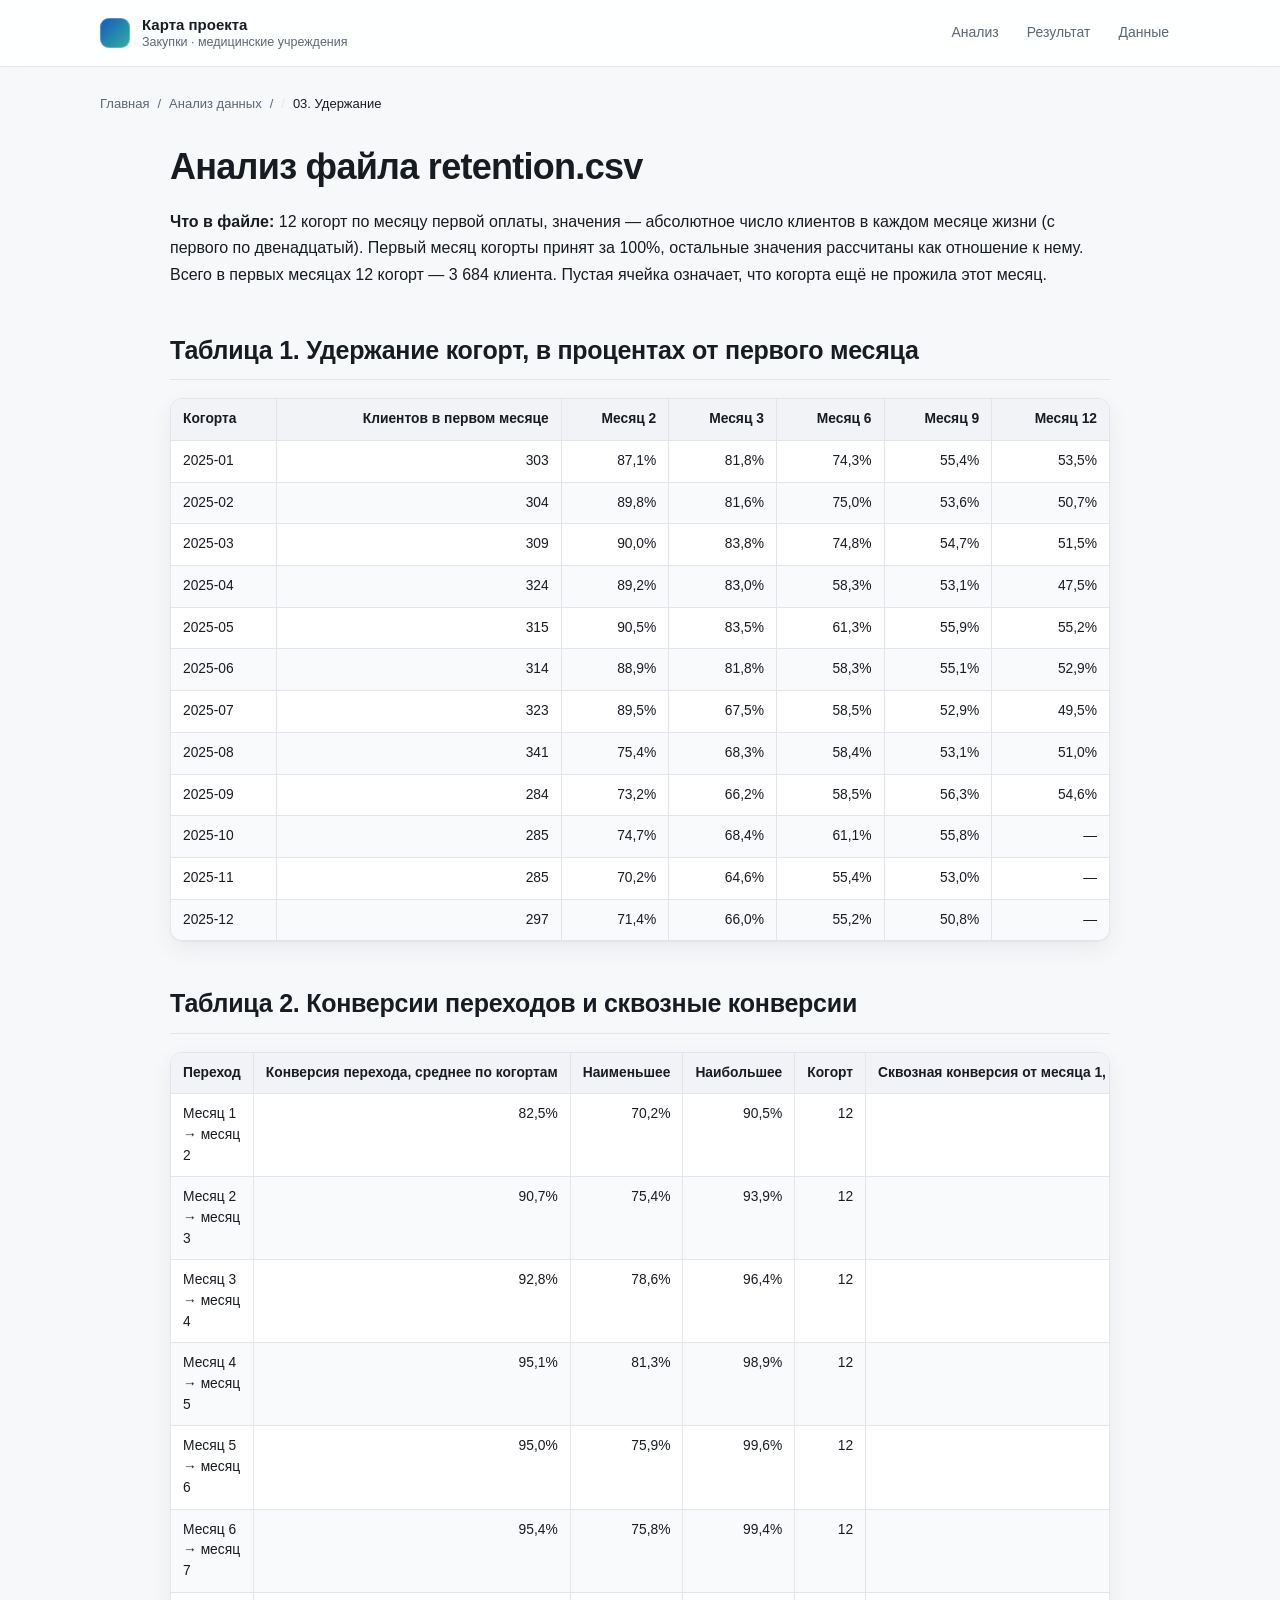
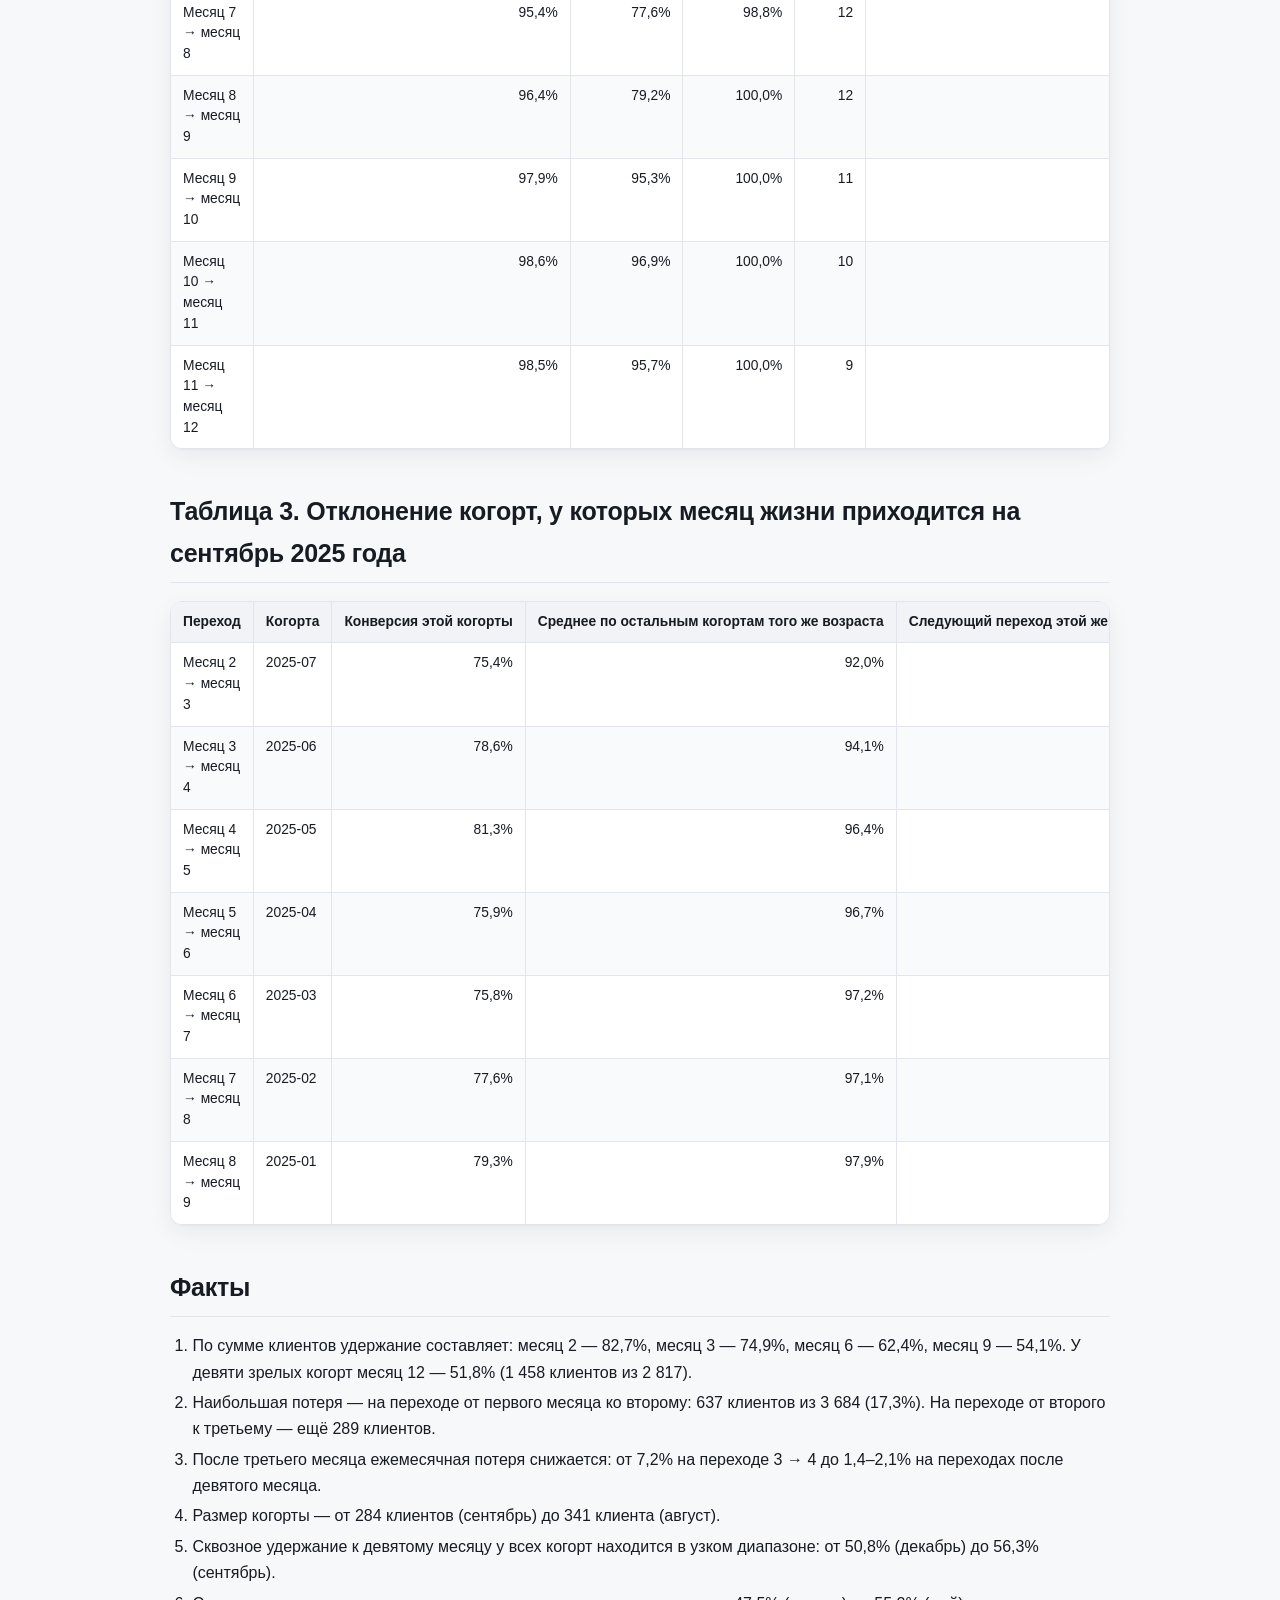
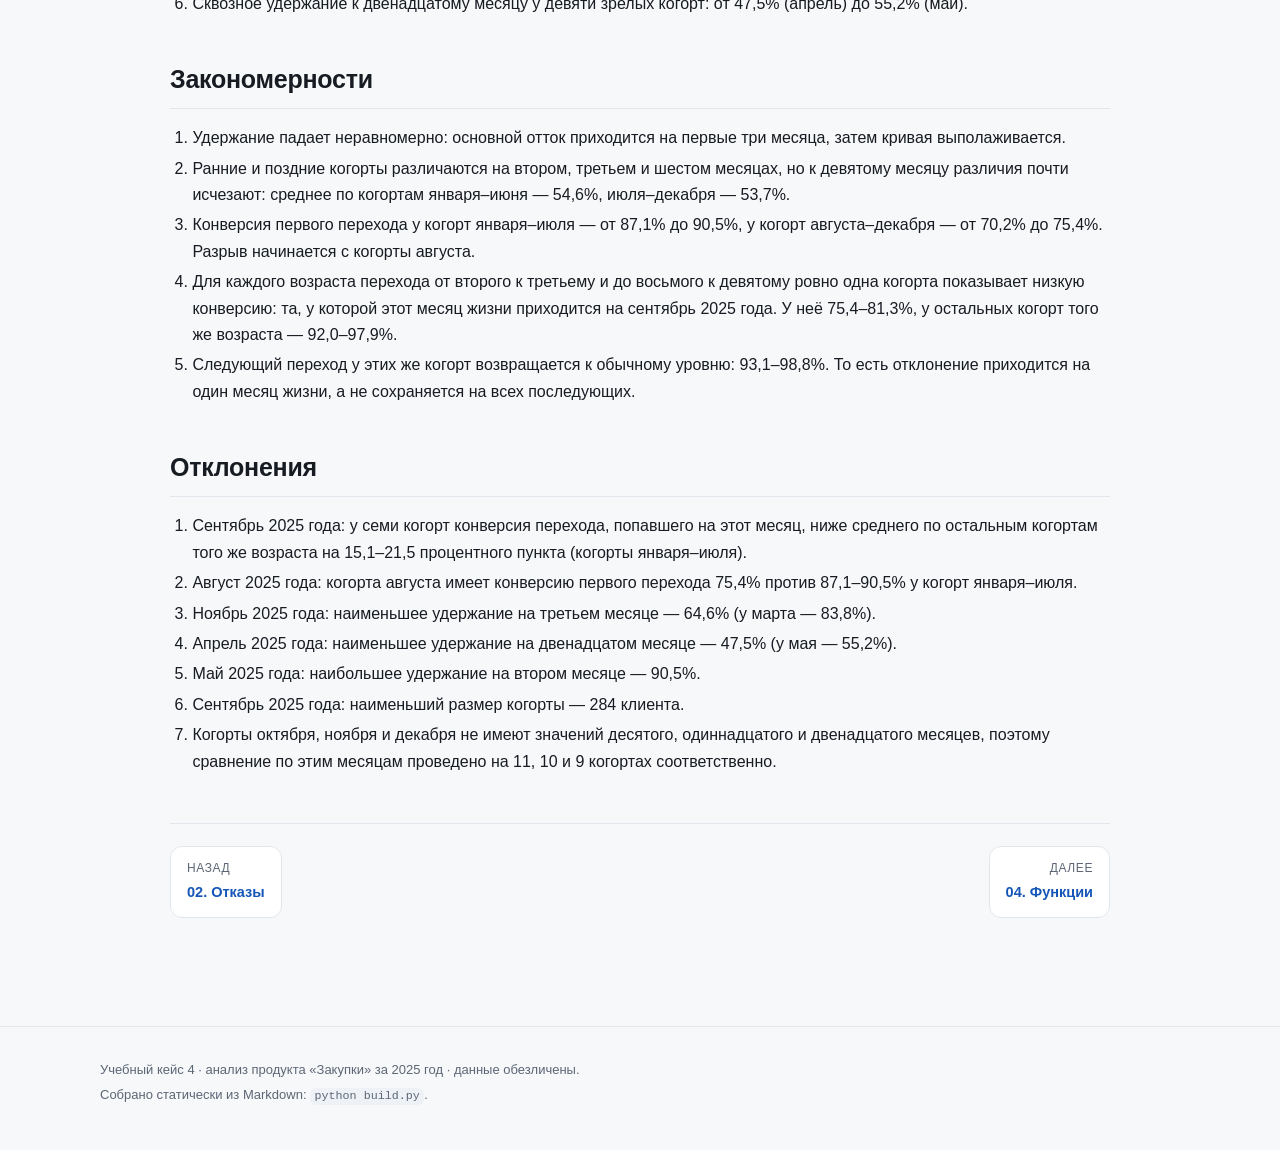
<file: zakupki-med-project-map/docs/artifacts/03a-analiz-retention.html>
<!doctype html>
<html lang="ru">
<head>
<meta charset="utf-8">
<meta name="viewport" content="width=device-width, initial-scale=1">
<title>Анализ файла retention.csv · Карта проекта</title>
<meta name="description" content="Когортное удержание девяти зрелых когорт, отток к 12-му месяцу, провалы.">
<link rel="stylesheet" href="../assets/style.css">
</head>
<body>
<header class="site-header">
  <div class="wrap header-inner">
    <a class="brand" href="../index.html">
      <span class="brand-mark"></span>
      <span class="brand-text">Карта проекта<small>Закупки · медицинские учреждения</small></span>
    </a>
    <nav class="top-nav" aria-label="Разделы"><a href="../index.html#analysis">Анализ</a><a href="../index.html#result">Результат</a><a href="../index.html#data">Данные</a></nav>
  </div>
</header>
<main class="wrap">
<nav class="crumbs" aria-label="Хлебные крошки"><a href="../index.html">Главная</a><span>/</span><a href="../index.html#analysis">Анализ данных</a><span>/</span><span>03. Удержание</span></nav>
<article class="prose">
<h1 id="retentioncsv">Анализ файла retention.csv</h1>
<p><strong>Что в файле:</strong> 12 когорт по месяцу первой оплаты, значения — абсолютное число клиентов в каждом месяце жизни (с первого по двенадцатый). Первый месяц когорты принят за 100%, остальные значения рассчитаны как отношение к нему. Всего в первых месяцах 12 когорт — 3 684 клиента. Пустая ячейка означает, что когорта ещё не прожила этот месяц.</p>
<h2 id="1">Таблица 1. Удержание когорт, в процентах от первого месяца</h2>
<div class="table-wrap"><table>
<thead>
<tr>
<th>Когорта</th>
<th style="text-align: right;">Клиентов в первом месяце</th>
<th style="text-align: right;">Месяц 2</th>
<th style="text-align: right;">Месяц 3</th>
<th style="text-align: right;">Месяц 6</th>
<th style="text-align: right;">Месяц 9</th>
<th style="text-align: right;">Месяц 12</th>
</tr>
</thead>
<tbody>
<tr>
<td>2025-01</td>
<td style="text-align: right;">303</td>
<td style="text-align: right;">87,1%</td>
<td style="text-align: right;">81,8%</td>
<td style="text-align: right;">74,3%</td>
<td style="text-align: right;">55,4%</td>
<td style="text-align: right;">53,5%</td>
</tr>
<tr>
<td>2025-02</td>
<td style="text-align: right;">304</td>
<td style="text-align: right;">89,8%</td>
<td style="text-align: right;">81,6%</td>
<td style="text-align: right;">75,0%</td>
<td style="text-align: right;">53,6%</td>
<td style="text-align: right;">50,7%</td>
</tr>
<tr>
<td>2025-03</td>
<td style="text-align: right;">309</td>
<td style="text-align: right;">90,0%</td>
<td style="text-align: right;">83,8%</td>
<td style="text-align: right;">74,8%</td>
<td style="text-align: right;">54,7%</td>
<td style="text-align: right;">51,5%</td>
</tr>
<tr>
<td>2025-04</td>
<td style="text-align: right;">324</td>
<td style="text-align: right;">89,2%</td>
<td style="text-align: right;">83,0%</td>
<td style="text-align: right;">58,3%</td>
<td style="text-align: right;">53,1%</td>
<td style="text-align: right;">47,5%</td>
</tr>
<tr>
<td>2025-05</td>
<td style="text-align: right;">315</td>
<td style="text-align: right;">90,5%</td>
<td style="text-align: right;">83,5%</td>
<td style="text-align: right;">61,3%</td>
<td style="text-align: right;">55,9%</td>
<td style="text-align: right;">55,2%</td>
</tr>
<tr>
<td>2025-06</td>
<td style="text-align: right;">314</td>
<td style="text-align: right;">88,9%</td>
<td style="text-align: right;">81,8%</td>
<td style="text-align: right;">58,3%</td>
<td style="text-align: right;">55,1%</td>
<td style="text-align: right;">52,9%</td>
</tr>
<tr>
<td>2025-07</td>
<td style="text-align: right;">323</td>
<td style="text-align: right;">89,5%</td>
<td style="text-align: right;">67,5%</td>
<td style="text-align: right;">58,5%</td>
<td style="text-align: right;">52,9%</td>
<td style="text-align: right;">49,5%</td>
</tr>
<tr>
<td>2025-08</td>
<td style="text-align: right;">341</td>
<td style="text-align: right;">75,4%</td>
<td style="text-align: right;">68,3%</td>
<td style="text-align: right;">58,4%</td>
<td style="text-align: right;">53,1%</td>
<td style="text-align: right;">51,0%</td>
</tr>
<tr>
<td>2025-09</td>
<td style="text-align: right;">284</td>
<td style="text-align: right;">73,2%</td>
<td style="text-align: right;">66,2%</td>
<td style="text-align: right;">58,5%</td>
<td style="text-align: right;">56,3%</td>
<td style="text-align: right;">54,6%</td>
</tr>
<tr>
<td>2025-10</td>
<td style="text-align: right;">285</td>
<td style="text-align: right;">74,7%</td>
<td style="text-align: right;">68,4%</td>
<td style="text-align: right;">61,1%</td>
<td style="text-align: right;">55,8%</td>
<td style="text-align: right;">—</td>
</tr>
<tr>
<td>2025-11</td>
<td style="text-align: right;">285</td>
<td style="text-align: right;">70,2%</td>
<td style="text-align: right;">64,6%</td>
<td style="text-align: right;">55,4%</td>
<td style="text-align: right;">53,0%</td>
<td style="text-align: right;">—</td>
</tr>
<tr>
<td>2025-12</td>
<td style="text-align: right;">297</td>
<td style="text-align: right;">71,4%</td>
<td style="text-align: right;">66,0%</td>
<td style="text-align: right;">55,2%</td>
<td style="text-align: right;">50,8%</td>
<td style="text-align: right;">—</td>
</tr>
</tbody>
</table></div>
<h2 id="2">Таблица 2. Конверсии переходов и сквозные конверсии</h2>
<div class="table-wrap"><table>
<thead>
<tr>
<th>Переход</th>
<th style="text-align: right;">Конверсия перехода, среднее по когортам</th>
<th style="text-align: right;">Наименьшее</th>
<th style="text-align: right;">Наибольшее</th>
<th style="text-align: right;">Когорт</th>
<th style="text-align: right;">Сквозная конверсия от месяца 1, среднее</th>
</tr>
</thead>
<tbody>
<tr>
<td>Месяц 1 → месяц 2</td>
<td style="text-align: right;">82,5%</td>
<td style="text-align: right;">70,2%</td>
<td style="text-align: right;">90,5%</td>
<td style="text-align: right;">12</td>
<td style="text-align: right;">82,5%</td>
</tr>
<tr>
<td>Месяц 2 → месяц 3</td>
<td style="text-align: right;">90,7%</td>
<td style="text-align: right;">75,4%</td>
<td style="text-align: right;">93,9%</td>
<td style="text-align: right;">12</td>
<td style="text-align: right;">74,7%</td>
</tr>
<tr>
<td>Месяц 3 → месяц 4</td>
<td style="text-align: right;">92,8%</td>
<td style="text-align: right;">78,6%</td>
<td style="text-align: right;">96,4%</td>
<td style="text-align: right;">12</td>
<td style="text-align: right;">69,4%</td>
</tr>
<tr>
<td>Месяц 4 → месяц 5</td>
<td style="text-align: right;">95,1%</td>
<td style="text-align: right;">81,3%</td>
<td style="text-align: right;">98,9%</td>
<td style="text-align: right;">12</td>
<td style="text-align: right;">65,9%</td>
</tr>
<tr>
<td>Месяц 5 → месяц 6</td>
<td style="text-align: right;">95,0%</td>
<td style="text-align: right;">75,9%</td>
<td style="text-align: right;">99,6%</td>
<td style="text-align: right;">12</td>
<td style="text-align: right;">62,4%</td>
</tr>
<tr>
<td>Месяц 6 → месяц 7</td>
<td style="text-align: right;">95,4%</td>
<td style="text-align: right;">75,8%</td>
<td style="text-align: right;">99,4%</td>
<td style="text-align: right;">12</td>
<td style="text-align: right;">59,3%</td>
</tr>
<tr>
<td>Месяц 7 → месяц 8</td>
<td style="text-align: right;">95,4%</td>
<td style="text-align: right;">77,6%</td>
<td style="text-align: right;">98,8%</td>
<td style="text-align: right;">12</td>
<td style="text-align: right;">56,4%</td>
</tr>
<tr>
<td>Месяц 8 → месяц 9</td>
<td style="text-align: right;">96,4%</td>
<td style="text-align: right;">79,2%</td>
<td style="text-align: right;">100,0%</td>
<td style="text-align: right;">12</td>
<td style="text-align: right;">54,2%</td>
</tr>
<tr>
<td>Месяц 9 → месяц 10</td>
<td style="text-align: right;">97,9%</td>
<td style="text-align: right;">95,3%</td>
<td style="text-align: right;">100,0%</td>
<td style="text-align: right;">11</td>
<td style="text-align: right;">53,3%</td>
</tr>
<tr>
<td>Месяц 10 → месяц 11</td>
<td style="text-align: right;">98,6%</td>
<td style="text-align: right;">96,9%</td>
<td style="text-align: right;">100,0%</td>
<td style="text-align: right;">10</td>
<td style="text-align: right;">52,7%</td>
</tr>
<tr>
<td>Месяц 11 → месяц 12</td>
<td style="text-align: right;">98,5%</td>
<td style="text-align: right;">95,7%</td>
<td style="text-align: right;">100,0%</td>
<td style="text-align: right;">9</td>
<td style="text-align: right;">51,8%</td>
</tr>
</tbody>
</table></div>
<h2 id="3-2025">Таблица 3. Отклонение когорт, у которых месяц жизни приходится на сентябрь 2025 года</h2>
<div class="table-wrap"><table>
<thead>
<tr>
<th>Переход</th>
<th>Когорта</th>
<th style="text-align: right;">Конверсия этой когорты</th>
<th style="text-align: right;">Среднее по остальным когортам того же возраста</th>
<th style="text-align: right;">Следующий переход этой же когорты</th>
</tr>
</thead>
<tbody>
<tr>
<td>Месяц 2 → месяц 3</td>
<td>2025-07</td>
<td style="text-align: right;">75,4%</td>
<td style="text-align: right;">92,0%</td>
<td style="text-align: right;">93,1%</td>
</tr>
<tr>
<td>Месяц 3 → месяц 4</td>
<td>2025-06</td>
<td style="text-align: right;">78,6%</td>
<td style="text-align: right;">94,1%</td>
<td style="text-align: right;">96,0%</td>
</tr>
<tr>
<td>Месяц 4 → месяц 5</td>
<td>2025-05</td>
<td style="text-align: right;">81,3%</td>
<td style="text-align: right;">96,4%</td>
<td style="text-align: right;">94,6%</td>
</tr>
<tr>
<td>Месяц 5 → месяц 6</td>
<td>2025-04</td>
<td style="text-align: right;">75,9%</td>
<td style="text-align: right;">96,7%</td>
<td style="text-align: right;">95,8%</td>
</tr>
<tr>
<td>Месяц 6 → месяц 7</td>
<td>2025-03</td>
<td style="text-align: right;">75,8%</td>
<td style="text-align: right;">97,2%</td>
<td style="text-align: right;">96,6%</td>
</tr>
<tr>
<td>Месяц 7 → месяц 8</td>
<td>2025-02</td>
<td style="text-align: right;">77,6%</td>
<td style="text-align: right;">97,1%</td>
<td style="text-align: right;">95,9%</td>
</tr>
<tr>
<td>Месяц 8 → месяц 9</td>
<td>2025-01</td>
<td style="text-align: right;">79,3%</td>
<td style="text-align: right;">97,9%</td>
<td style="text-align: right;">98,8%</td>
</tr>
</tbody>
</table></div>
<h2 id="_1">Факты</h2>
<ol>
<li>По сумме клиентов удержание составляет: месяц 2 — 82,7%, месяц 3 — 74,9%, месяц 6 — 62,4%, месяц 9 — 54,1%. У девяти зрелых когорт месяц 12 — 51,8% (1 458 клиентов из 2 817).</li>
<li>Наибольшая потеря — на переходе от первого месяца ко второму: 637 клиентов из 3 684 (17,3%). На переходе от второго к третьему — ещё 289 клиентов.</li>
<li>После третьего месяца ежемесячная потеря снижается: от 7,2% на переходе 3 → 4 до 1,4–2,1% на переходах после девятого месяца.</li>
<li>Размер когорты — от 284 клиентов (сентябрь) до 341 клиента (август).</li>
<li>Сквозное удержание к девятому месяцу у всех когорт находится в узком диапазоне: от 50,8% (декабрь) до 56,3% (сентябрь).</li>
<li>Сквозное удержание к двенадцатому месяцу у девяти зрелых когорт: от 47,5% (апрель) до 55,2% (май).</li>
</ol>
<h2 id="_2">Закономерности</h2>
<ol>
<li>Удержание падает неравномерно: основной отток приходится на первые три месяца, затем кривая выполаживается.</li>
<li>Ранние и поздние когорты различаются на втором, третьем и шестом месяцах, но к девятому месяцу различия почти исчезают: среднее по когортам января–июня — 54,6%, июля–декабря — 53,7%.</li>
<li>Конверсия первого перехода у когорт января–июля — от 87,1% до 90,5%, у когорт августа–декабря — от 70,2% до 75,4%. Разрыв начинается с когорты августа.</li>
<li>Для каждого возраста перехода от второго к третьему и до восьмого к девятому ровно одна когорта показывает низкую конверсию: та, у которой этот месяц жизни приходится на сентябрь 2025 года. У неё 75,4–81,3%, у остальных когорт того же возраста — 92,0–97,9%.</li>
<li>Следующий переход у этих же когорт возвращается к обычному уровню: 93,1–98,8%. То есть отклонение приходится на один месяц жизни, а не сохраняется на всех последующих.</li>
</ol>
<h2 id="_3">Отклонения</h2>
<ol>
<li>Сентябрь 2025 года: у семи когорт конверсия перехода, попавшего на этот месяц, ниже среднего по остальным когортам того же возраста на 15,1–21,5 процентного пункта (когорты января–июля).</li>
<li>Август 2025 года: когорта августа имеет конверсию первого перехода 75,4% против 87,1–90,5% у когорт января–июля.</li>
<li>Ноябрь 2025 года: наименьшее удержание на третьем месяце — 64,6% (у марта — 83,8%).</li>
<li>Апрель 2025 года: наименьшее удержание на двенадцатом месяце — 47,5% (у мая — 55,2%).</li>
<li>Май 2025 года: наибольшее удержание на втором месяце — 90,5%.</li>
<li>Сентябрь 2025 года: наименьший размер когорты — 284 клиента.</li>
<li>Когорты октября, ноября и декабря не имеют значений десятого, одиннадцатого и двенадцатого месяцев, поэтому сравнение по этим месяцам проведено на 11, 10 и 9 когортах соответственно.</li>
</ol>
<nav class="pager" aria-label="Навигация по страницам"><a class="pager-prev" href="../artifacts/02a-analiz-non-clients.html"><span>Назад</span>02. Отказы</a><a class="pager-next" href="../artifacts/04a-analiz-features.html"><span>Далее</span>04. Функции</a></nav></article>
</main>
<footer class="site-footer">
  <div class="wrap">
    <p>Учебный кейс 4 · анализ продукта «Закупки» за 2025 год · данные обезличены.</p>
    <p>Собрано статически из Markdown: <code>python build.py</code>.</p>
  </div>
</footer>
</body>
</html>
</file>
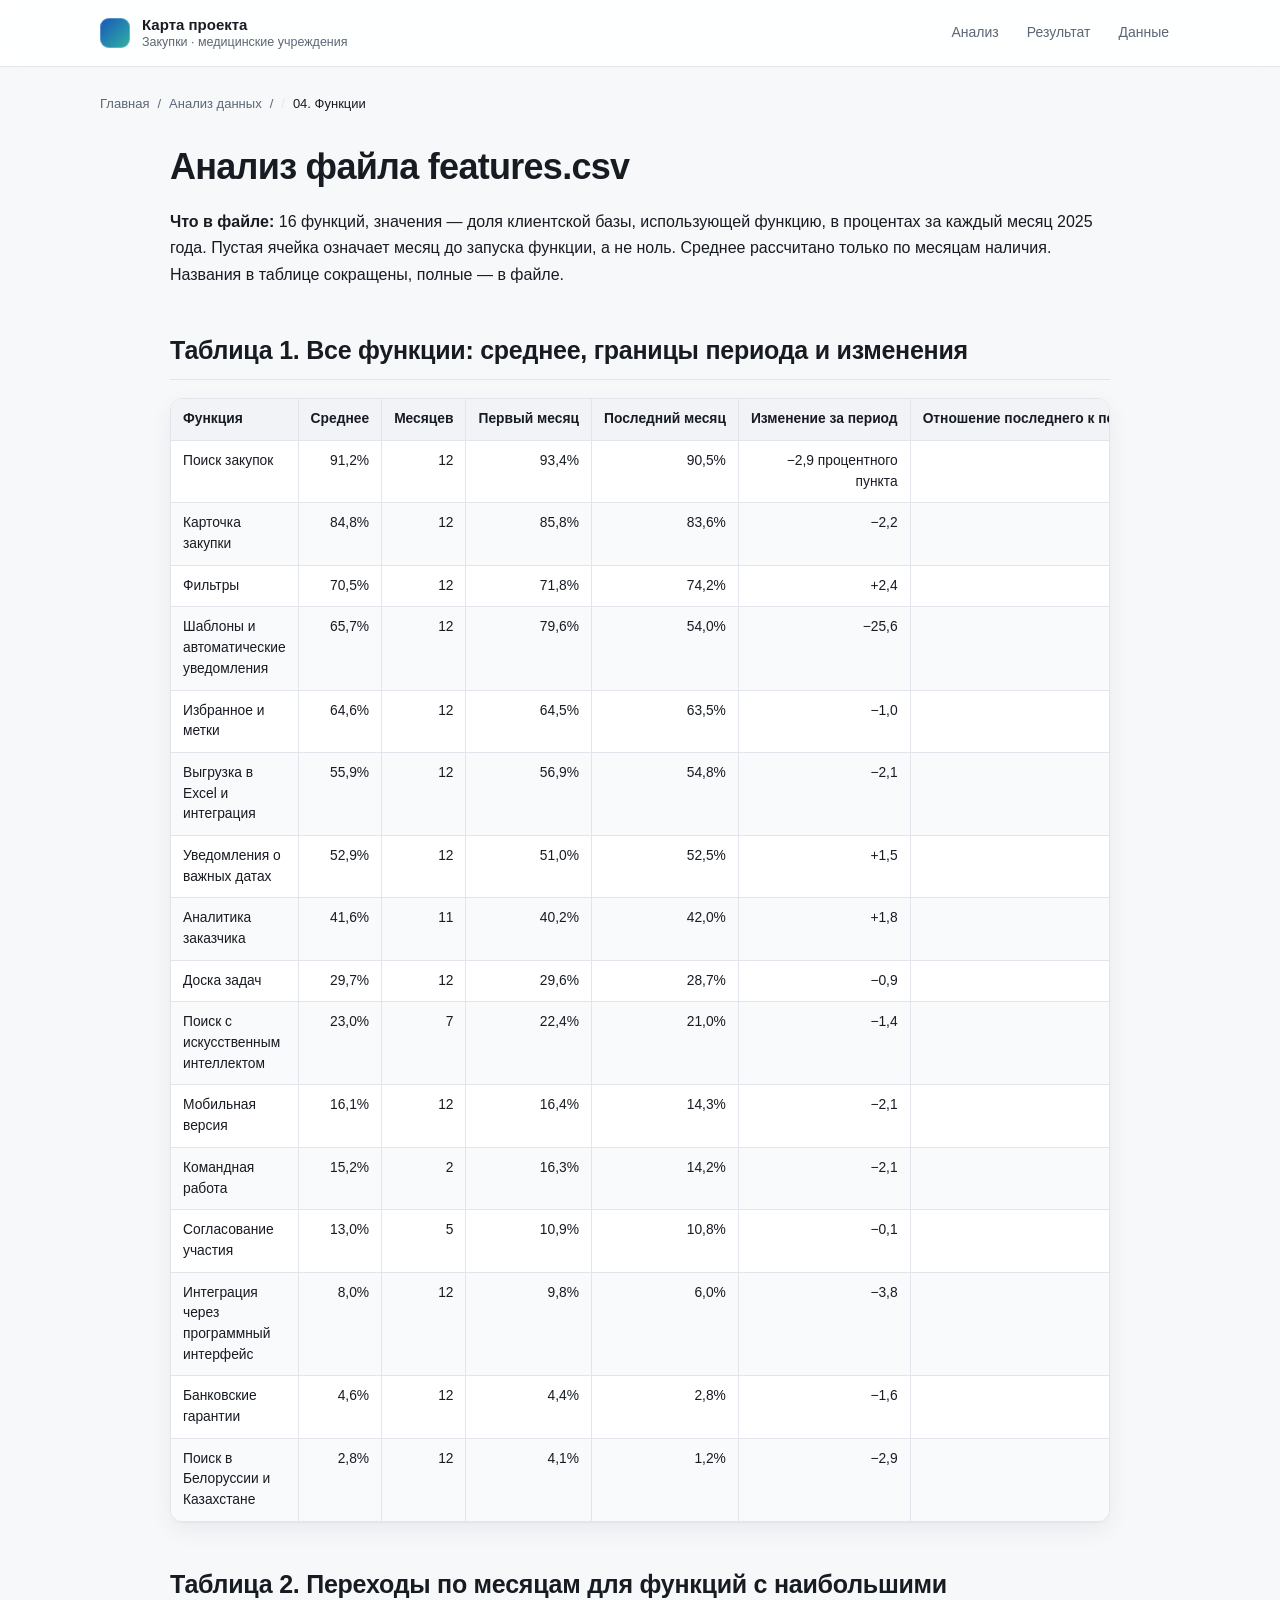
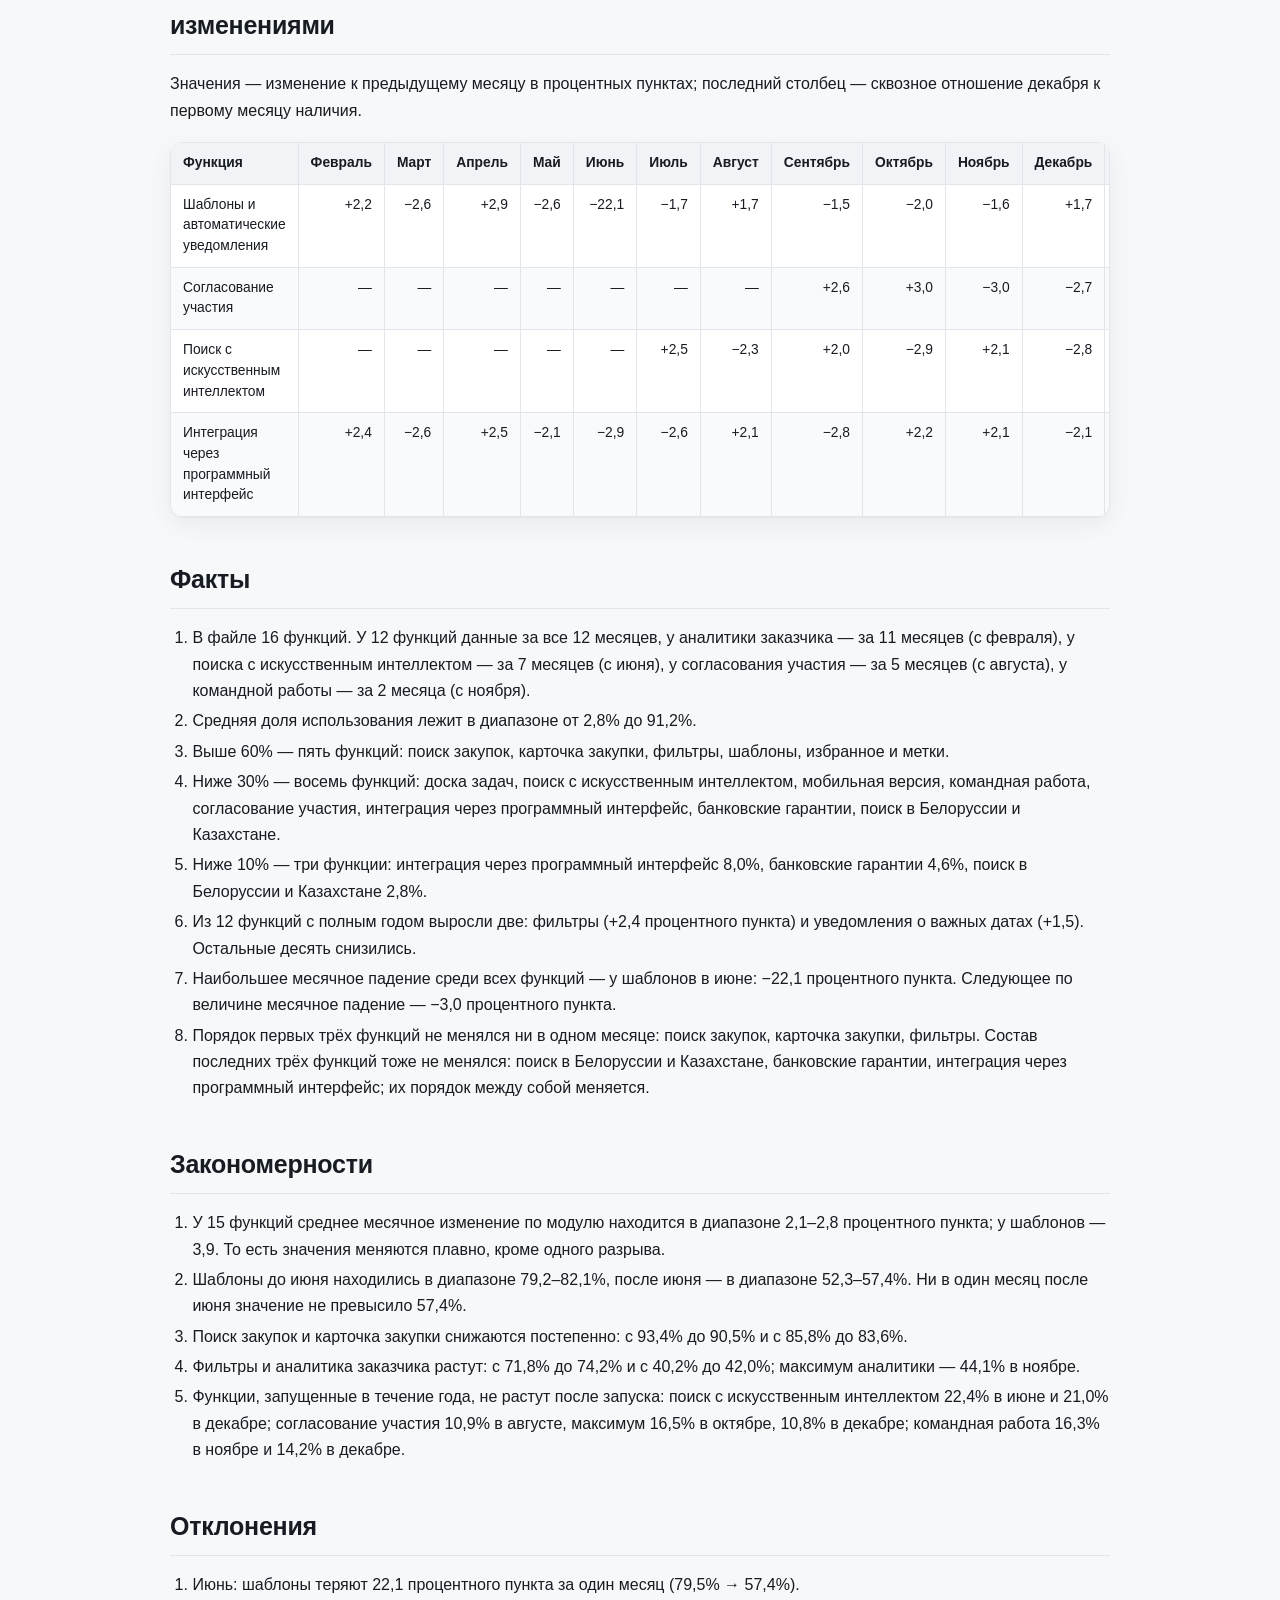
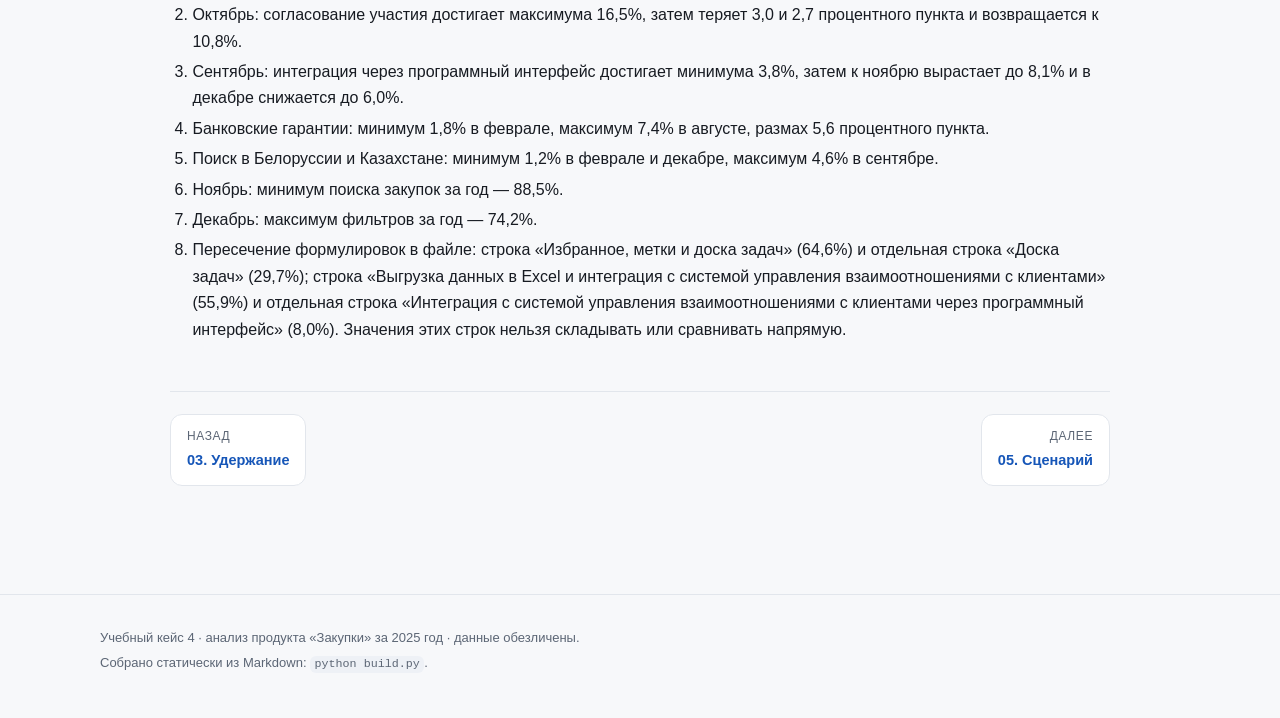
<file: zakupki-med-project-map/docs/artifacts/04a-analiz-features.html>
<!doctype html>
<html lang="ru">
<head>
<meta charset="utf-8">
<meta name="viewport" content="width=device-width, initial-scale=1">
<title>Анализ файла features.csv · Карта проекта</title>
<meta name="description" content="Adoption ключевых функций: запуски в середине года, рост и обрывы.">
<link rel="stylesheet" href="../assets/style.css">
</head>
<body>
<header class="site-header">
  <div class="wrap header-inner">
    <a class="brand" href="../index.html">
      <span class="brand-mark"></span>
      <span class="brand-text">Карта проекта<small>Закупки · медицинские учреждения</small></span>
    </a>
    <nav class="top-nav" aria-label="Разделы"><a href="../index.html#analysis">Анализ</a><a href="../index.html#result">Результат</a><a href="../index.html#data">Данные</a></nav>
  </div>
</header>
<main class="wrap">
<nav class="crumbs" aria-label="Хлебные крошки"><a href="../index.html">Главная</a><span>/</span><a href="../index.html#analysis">Анализ данных</a><span>/</span><span>04. Функции</span></nav>
<article class="prose">
<h1 id="featurescsv">Анализ файла features.csv</h1>
<p><strong>Что в файле:</strong> 16 функций, значения — доля клиентской базы, использующей функцию, в процентах за каждый месяц 2025 года. Пустая ячейка означает месяц до запуска функции, а не ноль. Среднее рассчитано только по месяцам наличия. Названия в таблице сокращены, полные — в файле.</p>
<h2 id="1">Таблица 1. Все функции: среднее, границы периода и изменения</h2>
<div class="table-wrap"><table>
<thead>
<tr>
<th>Функция</th>
<th style="text-align: right;">Среднее</th>
<th style="text-align: right;">Месяцев</th>
<th style="text-align: right;">Первый месяц</th>
<th style="text-align: right;">Последний месяц</th>
<th style="text-align: right;">Изменение за период</th>
<th style="text-align: right;">Отношение последнего к первому</th>
<th style="text-align: right;">Наибольшее падение за месяц</th>
<th>Месяц падения</th>
<th style="text-align: right;">Среднее месячное изменение по модулю</th>
</tr>
</thead>
<tbody>
<tr>
<td>Поиск закупок</td>
<td style="text-align: right;">91,2%</td>
<td style="text-align: right;">12</td>
<td style="text-align: right;">93,4%</td>
<td style="text-align: right;">90,5%</td>
<td style="text-align: right;">−2,9 процентного пункта</td>
<td style="text-align: right;">96,9%</td>
<td style="text-align: right;">−2,9</td>
<td>ноябрь</td>
<td style="text-align: right;">2,6</td>
</tr>
<tr>
<td>Карточка закупки</td>
<td style="text-align: right;">84,8%</td>
<td style="text-align: right;">12</td>
<td style="text-align: right;">85,8%</td>
<td style="text-align: right;">83,6%</td>
<td style="text-align: right;">−2,2</td>
<td style="text-align: right;">97,4%</td>
<td style="text-align: right;">−2,7</td>
<td>март</td>
<td style="text-align: right;">2,6</td>
</tr>
<tr>
<td>Фильтры</td>
<td style="text-align: right;">70,5%</td>
<td style="text-align: right;">12</td>
<td style="text-align: right;">71,8%</td>
<td style="text-align: right;">74,2%</td>
<td style="text-align: right;">+2,4</td>
<td style="text-align: right;">103,3%</td>
<td style="text-align: right;">−3,0</td>
<td>март</td>
<td style="text-align: right;">2,6</td>
</tr>
<tr>
<td>Шаблоны и автоматические уведомления</td>
<td style="text-align: right;">65,7%</td>
<td style="text-align: right;">12</td>
<td style="text-align: right;">79,6%</td>
<td style="text-align: right;">54,0%</td>
<td style="text-align: right;">−25,6</td>
<td style="text-align: right;">67,8%</td>
<td style="text-align: right;">−22,1</td>
<td>июнь</td>
<td style="text-align: right;">3,9</td>
</tr>
<tr>
<td>Избранное и метки</td>
<td style="text-align: right;">64,6%</td>
<td style="text-align: right;">12</td>
<td style="text-align: right;">64,5%</td>
<td style="text-align: right;">63,5%</td>
<td style="text-align: right;">−1,0</td>
<td style="text-align: right;">98,4%</td>
<td style="text-align: right;">−2,6</td>
<td>август</td>
<td style="text-align: right;">2,5</td>
</tr>
<tr>
<td>Выгрузка в Excel и интеграция</td>
<td style="text-align: right;">55,9%</td>
<td style="text-align: right;">12</td>
<td style="text-align: right;">56,9%</td>
<td style="text-align: right;">54,8%</td>
<td style="text-align: right;">−2,1</td>
<td style="text-align: right;">96,3%</td>
<td style="text-align: right;">−2,7</td>
<td>октябрь</td>
<td style="text-align: right;">2,4</td>
</tr>
<tr>
<td>Уведомления о важных датах</td>
<td style="text-align: right;">52,9%</td>
<td style="text-align: right;">12</td>
<td style="text-align: right;">51,0%</td>
<td style="text-align: right;">52,5%</td>
<td style="text-align: right;">+1,5</td>
<td style="text-align: right;">102,9%</td>
<td style="text-align: right;">−2,9</td>
<td>декабрь</td>
<td style="text-align: right;">2,4</td>
</tr>
<tr>
<td>Аналитика заказчика</td>
<td style="text-align: right;">41,6%</td>
<td style="text-align: right;">11</td>
<td style="text-align: right;">40,2%</td>
<td style="text-align: right;">42,0%</td>
<td style="text-align: right;">+1,8</td>
<td style="text-align: right;">104,5%</td>
<td style="text-align: right;">−2,9</td>
<td>апрель</td>
<td style="text-align: right;">2,5</td>
</tr>
<tr>
<td>Доска задач</td>
<td style="text-align: right;">29,7%</td>
<td style="text-align: right;">12</td>
<td style="text-align: right;">29,6%</td>
<td style="text-align: right;">28,7%</td>
<td style="text-align: right;">−0,9</td>
<td style="text-align: right;">97,0%</td>
<td style="text-align: right;">−2,6</td>
<td>март</td>
<td style="text-align: right;">2,4</td>
</tr>
<tr>
<td>Поиск с искусственным интеллектом</td>
<td style="text-align: right;">23,0%</td>
<td style="text-align: right;">7</td>
<td style="text-align: right;">22,4%</td>
<td style="text-align: right;">21,0%</td>
<td style="text-align: right;">−1,4</td>
<td style="text-align: right;">93,8%</td>
<td style="text-align: right;">−2,9</td>
<td>октябрь</td>
<td style="text-align: right;">2,4</td>
</tr>
<tr>
<td>Мобильная версия</td>
<td style="text-align: right;">16,1%</td>
<td style="text-align: right;">12</td>
<td style="text-align: right;">16,4%</td>
<td style="text-align: right;">14,3%</td>
<td style="text-align: right;">−2,1</td>
<td style="text-align: right;">87,2%</td>
<td style="text-align: right;">−2,8</td>
<td>март</td>
<td style="text-align: right;">2,5</td>
</tr>
<tr>
<td>Командная работа</td>
<td style="text-align: right;">15,2%</td>
<td style="text-align: right;">2</td>
<td style="text-align: right;">16,3%</td>
<td style="text-align: right;">14,2%</td>
<td style="text-align: right;">−2,1</td>
<td style="text-align: right;">87,1%</td>
<td style="text-align: right;">−2,1</td>
<td>декабрь</td>
<td style="text-align: right;">2,1</td>
</tr>
<tr>
<td>Согласование участия</td>
<td style="text-align: right;">13,0%</td>
<td style="text-align: right;">5</td>
<td style="text-align: right;">10,9%</td>
<td style="text-align: right;">10,8%</td>
<td style="text-align: right;">−0,1</td>
<td style="text-align: right;">99,1%</td>
<td style="text-align: right;">−3,0</td>
<td>ноябрь</td>
<td style="text-align: right;">2,8</td>
</tr>
<tr>
<td>Интеграция через программный интерфейс</td>
<td style="text-align: right;">8,0%</td>
<td style="text-align: right;">12</td>
<td style="text-align: right;">9,8%</td>
<td style="text-align: right;">6,0%</td>
<td style="text-align: right;">−3,8</td>
<td style="text-align: right;">61,2%</td>
<td style="text-align: right;">−2,9</td>
<td>июнь</td>
<td style="text-align: right;">2,4</td>
</tr>
<tr>
<td>Банковские гарантии</td>
<td style="text-align: right;">4,6%</td>
<td style="text-align: right;">12</td>
<td style="text-align: right;">4,4%</td>
<td style="text-align: right;">2,8%</td>
<td style="text-align: right;">−1,6</td>
<td style="text-align: right;">63,6%</td>
<td style="text-align: right;">−2,8</td>
<td>июнь</td>
<td style="text-align: right;">2,4</td>
</tr>
<tr>
<td>Поиск в Белоруссии и Казахстане</td>
<td style="text-align: right;">2,8%</td>
<td style="text-align: right;">12</td>
<td style="text-align: right;">4,1%</td>
<td style="text-align: right;">1,2%</td>
<td style="text-align: right;">−2,9</td>
<td style="text-align: right;">29,3%</td>
<td style="text-align: right;">−3,0</td>
<td>октябрь</td>
<td style="text-align: right;">2,5</td>
</tr>
</tbody>
</table></div>
<h2 id="2">Таблица 2. Переходы по месяцам для функций с наибольшими изменениями</h2>
<p>Значения — изменение к предыдущему месяцу в процентных пунктах; последний столбец — сквозное отношение декабря к первому месяцу наличия.</p>
<div class="table-wrap"><table>
<thead>
<tr>
<th>Функция</th>
<th style="text-align: right;">Февраль</th>
<th style="text-align: right;">Март</th>
<th style="text-align: right;">Апрель</th>
<th style="text-align: right;">Май</th>
<th style="text-align: right;">Июнь</th>
<th style="text-align: right;">Июль</th>
<th style="text-align: right;">Август</th>
<th style="text-align: right;">Сентябрь</th>
<th style="text-align: right;">Октябрь</th>
<th style="text-align: right;">Ноябрь</th>
<th style="text-align: right;">Декабрь</th>
<th style="text-align: right;">Сквозное отношение</th>
</tr>
</thead>
<tbody>
<tr>
<td>Шаблоны и автоматические уведомления</td>
<td style="text-align: right;">+2,2</td>
<td style="text-align: right;">−2,6</td>
<td style="text-align: right;">+2,9</td>
<td style="text-align: right;">−2,6</td>
<td style="text-align: right;">−22,1</td>
<td style="text-align: right;">−1,7</td>
<td style="text-align: right;">+1,7</td>
<td style="text-align: right;">−1,5</td>
<td style="text-align: right;">−2,0</td>
<td style="text-align: right;">−1,6</td>
<td style="text-align: right;">+1,7</td>
<td style="text-align: right;">67,8%</td>
</tr>
<tr>
<td>Согласование участия</td>
<td style="text-align: right;">—</td>
<td style="text-align: right;">—</td>
<td style="text-align: right;">—</td>
<td style="text-align: right;">—</td>
<td style="text-align: right;">—</td>
<td style="text-align: right;">—</td>
<td style="text-align: right;">—</td>
<td style="text-align: right;">+2,6</td>
<td style="text-align: right;">+3,0</td>
<td style="text-align: right;">−3,0</td>
<td style="text-align: right;">−2,7</td>
<td style="text-align: right;">99,1%</td>
</tr>
<tr>
<td>Поиск с искусственным интеллектом</td>
<td style="text-align: right;">—</td>
<td style="text-align: right;">—</td>
<td style="text-align: right;">—</td>
<td style="text-align: right;">—</td>
<td style="text-align: right;">—</td>
<td style="text-align: right;">+2,5</td>
<td style="text-align: right;">−2,3</td>
<td style="text-align: right;">+2,0</td>
<td style="text-align: right;">−2,9</td>
<td style="text-align: right;">+2,1</td>
<td style="text-align: right;">−2,8</td>
<td style="text-align: right;">93,8%</td>
</tr>
<tr>
<td>Интеграция через программный интерфейс</td>
<td style="text-align: right;">+2,4</td>
<td style="text-align: right;">−2,6</td>
<td style="text-align: right;">+2,5</td>
<td style="text-align: right;">−2,1</td>
<td style="text-align: right;">−2,9</td>
<td style="text-align: right;">−2,6</td>
<td style="text-align: right;">+2,1</td>
<td style="text-align: right;">−2,8</td>
<td style="text-align: right;">+2,2</td>
<td style="text-align: right;">+2,1</td>
<td style="text-align: right;">−2,1</td>
<td style="text-align: right;">61,2%</td>
</tr>
</tbody>
</table></div>
<h2 id="_1">Факты</h2>
<ol>
<li>В файле 16 функций. У 12 функций данные за все 12 месяцев, у аналитики заказчика — за 11 месяцев (с февраля), у поиска с искусственным интеллектом — за 7 месяцев (с июня), у согласования участия — за 5 месяцев (с августа), у командной работы — за 2 месяца (с ноября).</li>
<li>Средняя доля использования лежит в диапазоне от 2,8% до 91,2%.</li>
<li>Выше 60% — пять функций: поиск закупок, карточка закупки, фильтры, шаблоны, избранное и метки.</li>
<li>Ниже 30% — восемь функций: доска задач, поиск с искусственным интеллектом, мобильная версия, командная работа, согласование участия, интеграция через программный интерфейс, банковские гарантии, поиск в Белоруссии и Казахстане.</li>
<li>Ниже 10% — три функции: интеграция через программный интерфейс 8,0%, банковские гарантии 4,6%, поиск в Белоруссии и Казахстане 2,8%.</li>
<li>Из 12 функций с полным годом выросли две: фильтры (+2,4 процентного пункта) и уведомления о важных датах (+1,5). Остальные десять снизились.</li>
<li>Наибольшее месячное падение среди всех функций — у шаблонов в июне: −22,1 процентного пункта. Следующее по величине месячное падение — −3,0 процентного пункта.</li>
<li>Порядок первых трёх функций не менялся ни в одном месяце: поиск закупок, карточка закупки, фильтры. Состав последних трёх функций тоже не менялся: поиск в Белоруссии и Казахстане, банковские гарантии, интеграция через программный интерфейс; их порядок между собой меняется.</li>
</ol>
<h2 id="_2">Закономерности</h2>
<ol>
<li>У 15 функций среднее месячное изменение по модулю находится в диапазоне 2,1–2,8 процентного пункта; у шаблонов — 3,9. То есть значения меняются плавно, кроме одного разрыва.</li>
<li>Шаблоны до июня находились в диапазоне 79,2–82,1%, после июня — в диапазоне 52,3–57,4%. Ни в один месяц после июня значение не превысило 57,4%.</li>
<li>Поиск закупок и карточка закупки снижаются постепенно: с 93,4% до 90,5% и с 85,8% до 83,6%.</li>
<li>Фильтры и аналитика заказчика растут: с 71,8% до 74,2% и с 40,2% до 42,0%; максимум аналитики — 44,1% в ноябре.</li>
<li>Функции, запущенные в течение года, не растут после запуска: поиск с искусственным интеллектом 22,4% в июне и 21,0% в декабре; согласование участия 10,9% в августе, максимум 16,5% в октябре, 10,8% в декабре; командная работа 16,3% в ноябре и 14,2% в декабре.</li>
</ol>
<h2 id="_3">Отклонения</h2>
<ol>
<li>Июнь: шаблоны теряют 22,1 процентного пункта за один месяц (79,5% → 57,4%).</li>
<li>Октябрь: согласование участия достигает максимума 16,5%, затем теряет 3,0 и 2,7 процентного пункта и возвращается к 10,8%.</li>
<li>Сентябрь: интеграция через программный интерфейс достигает минимума 3,8%, затем к ноябрю вырастает до 8,1% и в декабре снижается до 6,0%.</li>
<li>Банковские гарантии: минимум 1,8% в феврале, максимум 7,4% в августе, размах 5,6 процентного пункта.</li>
<li>Поиск в Белоруссии и Казахстане: минимум 1,2% в феврале и декабре, максимум 4,6% в сентябре.</li>
<li>Ноябрь: минимум поиска закупок за год — 88,5%.</li>
<li>Декабрь: максимум фильтров за год — 74,2%.</li>
<li>Пересечение формулировок в файле: строка «Избранное, метки и доска задач» (64,6%) и отдельная строка «Доска задач» (29,7%); строка «Выгрузка данных в Excel и интеграция с системой управления взаимоотношениями с клиентами» (55,9%) и отдельная строка «Интеграция с системой управления взаимоотношениями с клиентами через программный интерфейс» (8,0%). Значения этих строк нельзя складывать или сравнивать напрямую.</li>
</ol>
<nav class="pager" aria-label="Навигация по страницам"><a class="pager-prev" href="../artifacts/03a-analiz-retention.html"><span>Назад</span>03. Удержание</a><a class="pager-next" href="../artifacts/05a-analiz-user-flow.html"><span>Далее</span>05. Сценарий</a></nav></article>
</main>
<footer class="site-footer">
  <div class="wrap">
    <p>Учебный кейс 4 · анализ продукта «Закупки» за 2025 год · данные обезличены.</p>
    <p>Собрано статически из Markdown: <code>python build.py</code>.</p>
  </div>
</footer>
</body>
</html>
</file>
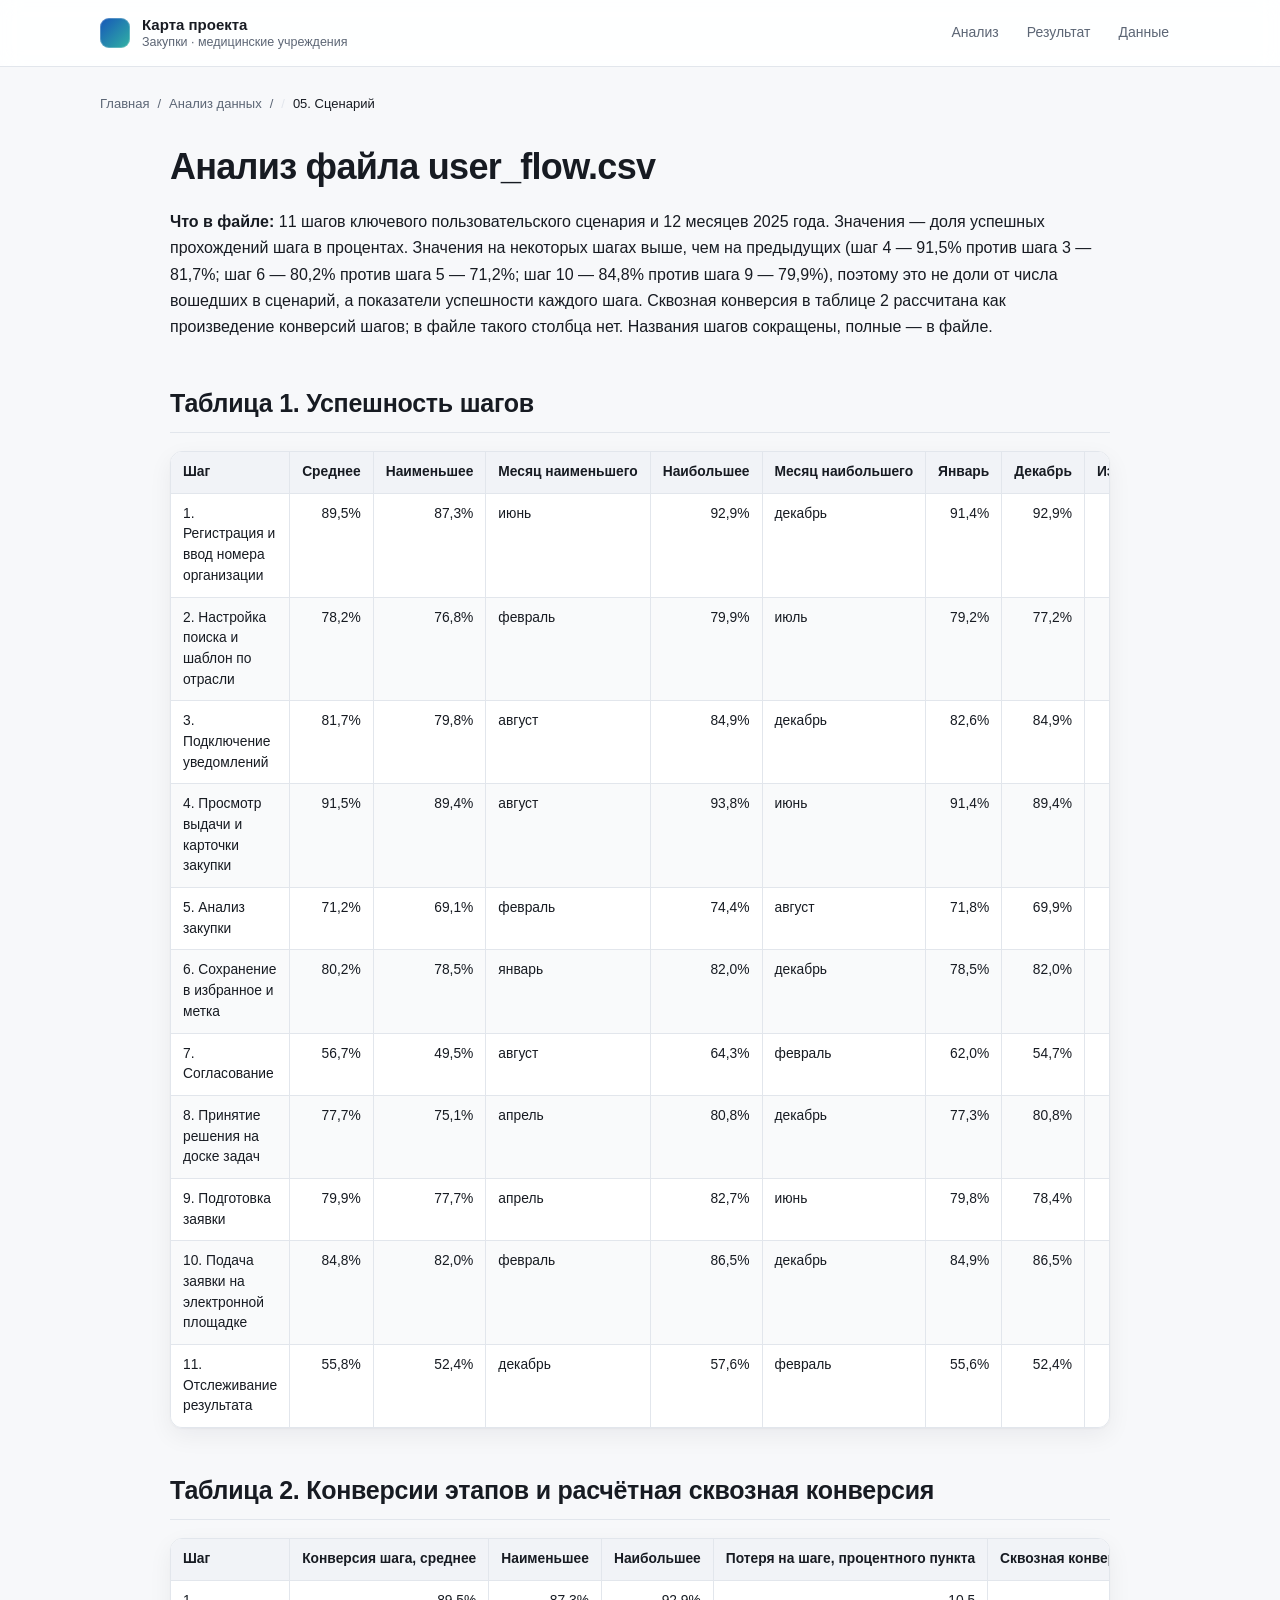
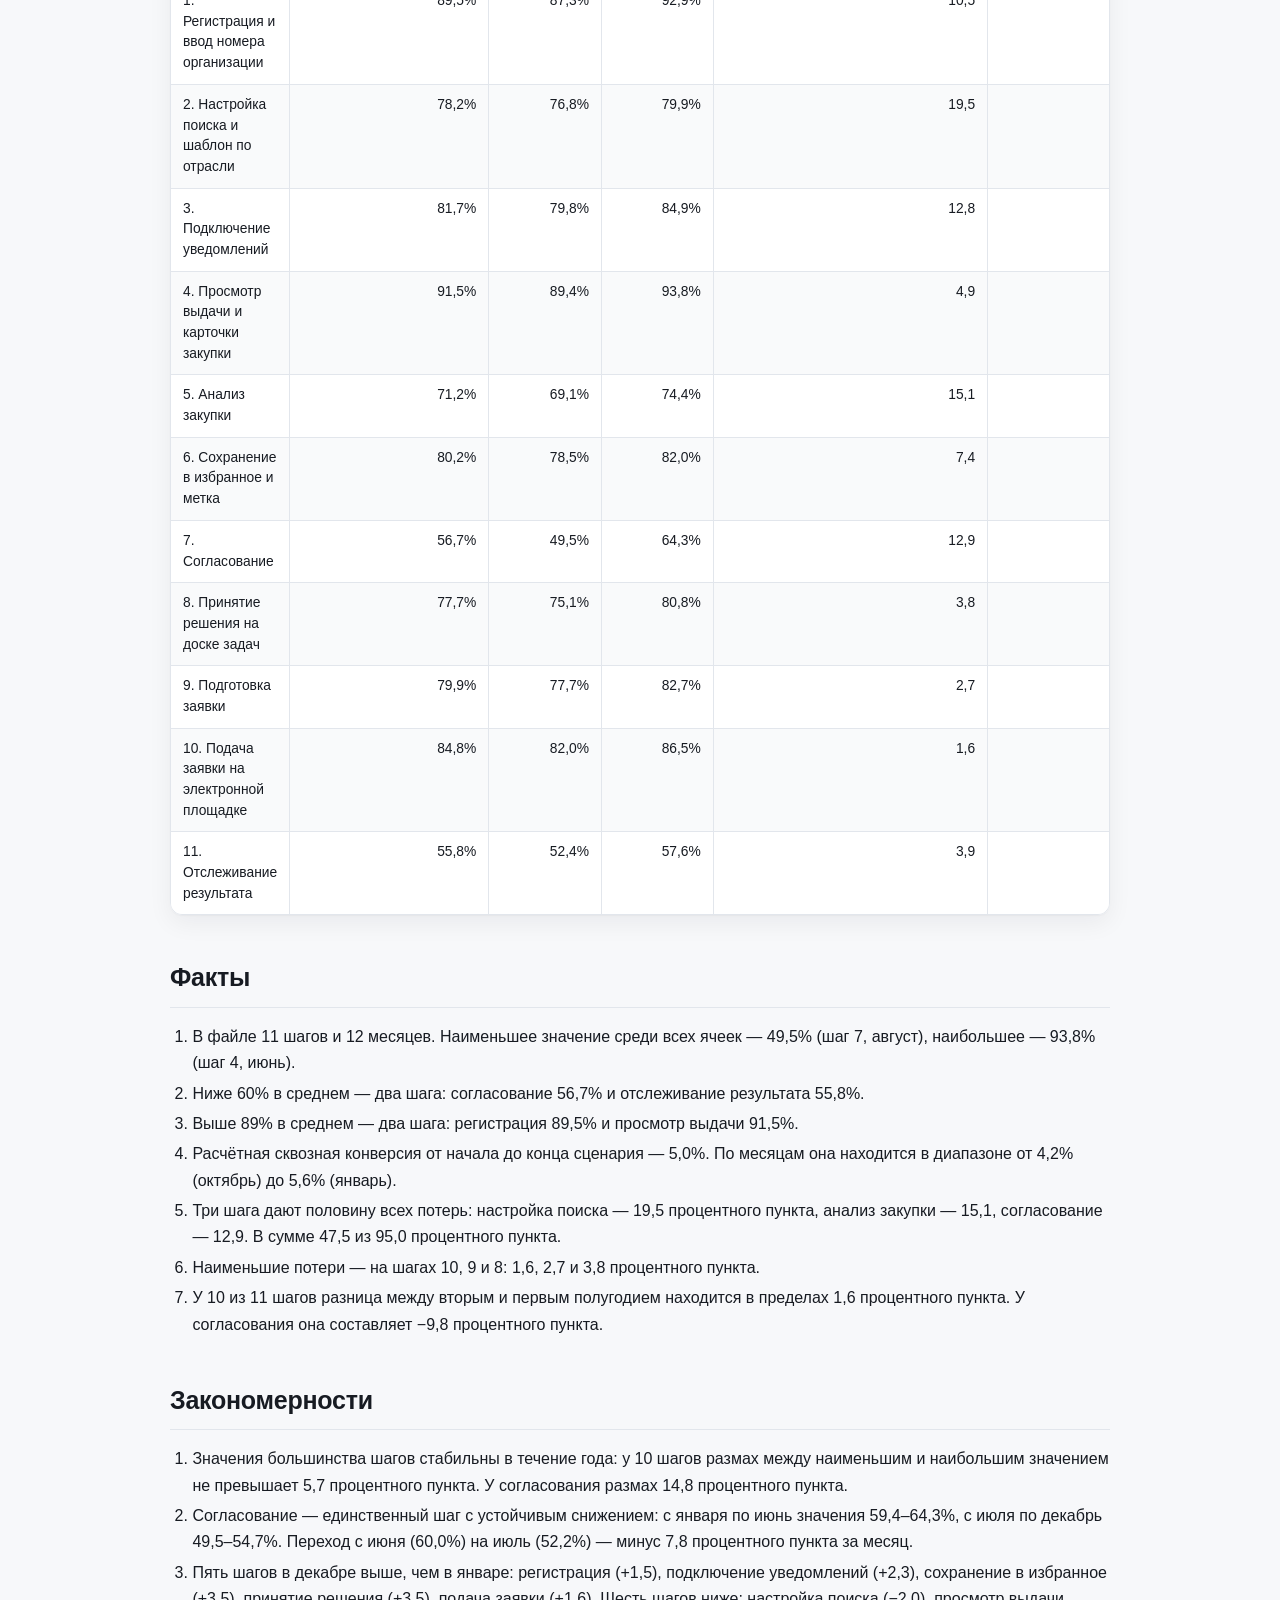
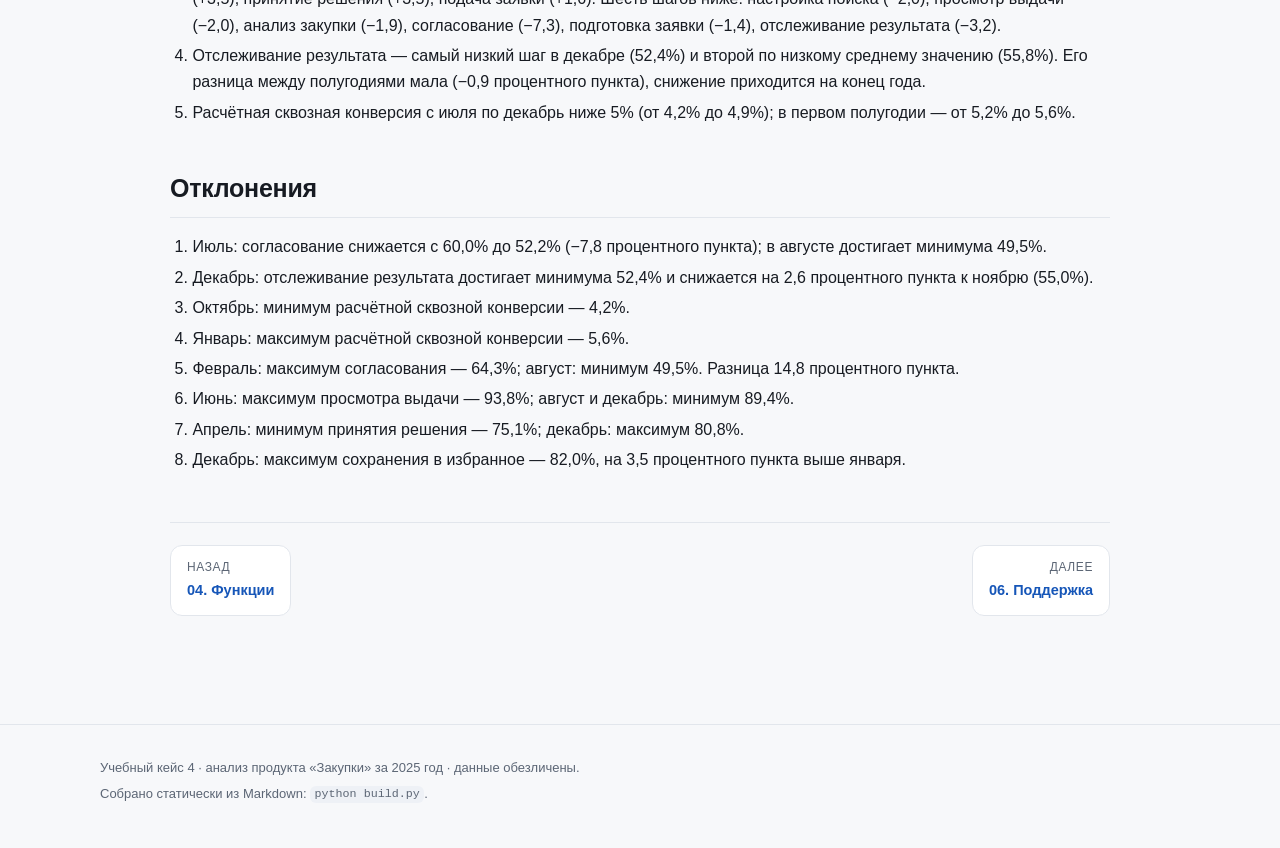
<file: zakupki-med-project-map/docs/artifacts/05a-analiz-user-flow.html>
<!doctype html>
<html lang="ru">
<head>
<meta charset="utf-8">
<meta name="viewport" content="width=device-width, initial-scale=1">
<title>Анализ файла user_flow.csv · Карта проекта</title>
<meta name="description" content="Успешность шагов ключевого сценария с учётом SLA и сквозная конверсия.">
<link rel="stylesheet" href="../assets/style.css">
</head>
<body>
<header class="site-header">
  <div class="wrap header-inner">
    <a class="brand" href="../index.html">
      <span class="brand-mark"></span>
      <span class="brand-text">Карта проекта<small>Закупки · медицинские учреждения</small></span>
    </a>
    <nav class="top-nav" aria-label="Разделы"><a href="../index.html#analysis">Анализ</a><a href="../index.html#result">Результат</a><a href="../index.html#data">Данные</a></nav>
  </div>
</header>
<main class="wrap">
<nav class="crumbs" aria-label="Хлебные крошки"><a href="../index.html">Главная</a><span>/</span><a href="../index.html#analysis">Анализ данных</a><span>/</span><span>05. Сценарий</span></nav>
<article class="prose">
<h1 id="user_flowcsv">Анализ файла user_flow.csv</h1>
<p><strong>Что в файле:</strong> 11 шагов ключевого пользовательского сценария и 12 месяцев 2025 года. Значения — доля успешных прохождений шага в процентах. Значения на некоторых шагах выше, чем на предыдущих (шаг 4 — 91,5% против шага 3 — 81,7%; шаг 6 — 80,2% против шага 5 — 71,2%; шаг 10 — 84,8% против шага 9 — 79,9%), поэтому это не доли от числа вошедших в сценарий, а показатели успешности каждого шага. Сквозная конверсия в таблице 2 рассчитана как произведение конверсий шагов; в файле такого столбца нет. Названия шагов сокращены, полные — в файле.</p>
<h2 id="1">Таблица 1. Успешность шагов</h2>
<div class="table-wrap"><table>
<thead>
<tr>
<th>Шаг</th>
<th style="text-align: right;">Среднее</th>
<th style="text-align: right;">Наименьшее</th>
<th>Месяц наименьшего</th>
<th style="text-align: right;">Наибольшее</th>
<th>Месяц наибольшего</th>
<th style="text-align: right;">Январь</th>
<th style="text-align: right;">Декабрь</th>
<th style="text-align: right;">Изменение январь → декабрь</th>
<th style="text-align: right;">Второе полугодие минус первое</th>
</tr>
</thead>
<tbody>
<tr>
<td>1. Регистрация и ввод номера организации</td>
<td style="text-align: right;">89,5%</td>
<td style="text-align: right;">87,3%</td>
<td>июнь</td>
<td style="text-align: right;">92,9%</td>
<td>декабрь</td>
<td style="text-align: right;">91,4%</td>
<td style="text-align: right;">92,9%</td>
<td style="text-align: right;">+1,5</td>
<td style="text-align: right;">+0,6</td>
</tr>
<tr>
<td>2. Настройка поиска и шаблон по отрасли</td>
<td style="text-align: right;">78,2%</td>
<td style="text-align: right;">76,8%</td>
<td>февраль</td>
<td style="text-align: right;">79,9%</td>
<td>июль</td>
<td style="text-align: right;">79,2%</td>
<td style="text-align: right;">77,2%</td>
<td style="text-align: right;">−2,0</td>
<td style="text-align: right;">+0,2</td>
</tr>
<tr>
<td>3. Подключение уведомлений</td>
<td style="text-align: right;">81,7%</td>
<td style="text-align: right;">79,8%</td>
<td>август</td>
<td style="text-align: right;">84,9%</td>
<td>декабрь</td>
<td style="text-align: right;">82,6%</td>
<td style="text-align: right;">84,9%</td>
<td style="text-align: right;">+2,3</td>
<td style="text-align: right;">+0,6</td>
</tr>
<tr>
<td>4. Просмотр выдачи и карточки закупки</td>
<td style="text-align: right;">91,5%</td>
<td style="text-align: right;">89,4%</td>
<td>август</td>
<td style="text-align: right;">93,8%</td>
<td>июнь</td>
<td style="text-align: right;">91,4%</td>
<td style="text-align: right;">89,4%</td>
<td style="text-align: right;">−2,0</td>
<td style="text-align: right;">−1,6</td>
</tr>
<tr>
<td>5. Анализ закупки</td>
<td style="text-align: right;">71,2%</td>
<td style="text-align: right;">69,1%</td>
<td>февраль</td>
<td style="text-align: right;">74,4%</td>
<td>август</td>
<td style="text-align: right;">71,8%</td>
<td style="text-align: right;">69,9%</td>
<td style="text-align: right;">−1,9</td>
<td style="text-align: right;">+0,5</td>
</tr>
<tr>
<td>6. Сохранение в избранное и метка</td>
<td style="text-align: right;">80,2%</td>
<td style="text-align: right;">78,5%</td>
<td>январь</td>
<td style="text-align: right;">82,0%</td>
<td>декабрь</td>
<td style="text-align: right;">78,5%</td>
<td style="text-align: right;">82,0%</td>
<td style="text-align: right;">+3,5</td>
<td style="text-align: right;">+0,3</td>
</tr>
<tr>
<td>7. Согласование</td>
<td style="text-align: right;">56,7%</td>
<td style="text-align: right;">49,5%</td>
<td>август</td>
<td style="text-align: right;">64,3%</td>
<td>февраль</td>
<td style="text-align: right;">62,0%</td>
<td style="text-align: right;">54,7%</td>
<td style="text-align: right;">−7,3</td>
<td style="text-align: right;">−9,8</td>
</tr>
<tr>
<td>8. Принятие решения на доске задач</td>
<td style="text-align: right;">77,7%</td>
<td style="text-align: right;">75,1%</td>
<td>апрель</td>
<td style="text-align: right;">80,8%</td>
<td>декабрь</td>
<td style="text-align: right;">77,3%</td>
<td style="text-align: right;">80,8%</td>
<td style="text-align: right;">+3,5</td>
<td style="text-align: right;">+1,2</td>
</tr>
<tr>
<td>9. Подготовка заявки</td>
<td style="text-align: right;">79,9%</td>
<td style="text-align: right;">77,7%</td>
<td>апрель</td>
<td style="text-align: right;">82,7%</td>
<td>июнь</td>
<td style="text-align: right;">79,8%</td>
<td style="text-align: right;">78,4%</td>
<td style="text-align: right;">−1,4</td>
<td style="text-align: right;">+0,2</td>
</tr>
<tr>
<td>10. Подача заявки на электронной площадке</td>
<td style="text-align: right;">84,8%</td>
<td style="text-align: right;">82,0%</td>
<td>февраль</td>
<td style="text-align: right;">86,5%</td>
<td>декабрь</td>
<td style="text-align: right;">84,9%</td>
<td style="text-align: right;">86,5%</td>
<td style="text-align: right;">+1,6</td>
<td style="text-align: right;">+0,4</td>
</tr>
<tr>
<td>11. Отслеживание результата</td>
<td style="text-align: right;">55,8%</td>
<td style="text-align: right;">52,4%</td>
<td>декабрь</td>
<td style="text-align: right;">57,6%</td>
<td>февраль</td>
<td style="text-align: right;">55,6%</td>
<td style="text-align: right;">52,4%</td>
<td style="text-align: right;">−3,2</td>
<td style="text-align: right;">−0,9</td>
</tr>
</tbody>
</table></div>
<h2 id="2">Таблица 2. Конверсии этапов и расчётная сквозная конверсия</h2>
<div class="table-wrap"><table>
<thead>
<tr>
<th>Шаг</th>
<th style="text-align: right;">Конверсия шага, среднее</th>
<th style="text-align: right;">Наименьшее</th>
<th style="text-align: right;">Наибольшее</th>
<th style="text-align: right;">Потеря на шаге, процентного пункта</th>
<th style="text-align: right;">Сквозная конверсия от начала сценария</th>
</tr>
</thead>
<tbody>
<tr>
<td>1. Регистрация и ввод номера организации</td>
<td style="text-align: right;">89,5%</td>
<td style="text-align: right;">87,3%</td>
<td style="text-align: right;">92,9%</td>
<td style="text-align: right;">10,5</td>
<td style="text-align: right;">89,5%</td>
</tr>
<tr>
<td>2. Настройка поиска и шаблон по отрасли</td>
<td style="text-align: right;">78,2%</td>
<td style="text-align: right;">76,8%</td>
<td style="text-align: right;">79,9%</td>
<td style="text-align: right;">19,5</td>
<td style="text-align: right;">70,0%</td>
</tr>
<tr>
<td>3. Подключение уведомлений</td>
<td style="text-align: right;">81,7%</td>
<td style="text-align: right;">79,8%</td>
<td style="text-align: right;">84,9%</td>
<td style="text-align: right;">12,8</td>
<td style="text-align: right;">57,2%</td>
</tr>
<tr>
<td>4. Просмотр выдачи и карточки закупки</td>
<td style="text-align: right;">91,5%</td>
<td style="text-align: right;">89,4%</td>
<td style="text-align: right;">93,8%</td>
<td style="text-align: right;">4,9</td>
<td style="text-align: right;">52,4%</td>
</tr>
<tr>
<td>5. Анализ закупки</td>
<td style="text-align: right;">71,2%</td>
<td style="text-align: right;">69,1%</td>
<td style="text-align: right;">74,4%</td>
<td style="text-align: right;">15,1</td>
<td style="text-align: right;">37,3%</td>
</tr>
<tr>
<td>6. Сохранение в избранное и метка</td>
<td style="text-align: right;">80,2%</td>
<td style="text-align: right;">78,5%</td>
<td style="text-align: right;">82,0%</td>
<td style="text-align: right;">7,4</td>
<td style="text-align: right;">29,9%</td>
</tr>
<tr>
<td>7. Согласование</td>
<td style="text-align: right;">56,7%</td>
<td style="text-align: right;">49,5%</td>
<td style="text-align: right;">64,3%</td>
<td style="text-align: right;">12,9</td>
<td style="text-align: right;">17,0%</td>
</tr>
<tr>
<td>8. Принятие решения на доске задач</td>
<td style="text-align: right;">77,7%</td>
<td style="text-align: right;">75,1%</td>
<td style="text-align: right;">80,8%</td>
<td style="text-align: right;">3,8</td>
<td style="text-align: right;">13,2%</td>
</tr>
<tr>
<td>9. Подготовка заявки</td>
<td style="text-align: right;">79,9%</td>
<td style="text-align: right;">77,7%</td>
<td style="text-align: right;">82,7%</td>
<td style="text-align: right;">2,7</td>
<td style="text-align: right;">10,5%</td>
</tr>
<tr>
<td>10. Подача заявки на электронной площадке</td>
<td style="text-align: right;">84,8%</td>
<td style="text-align: right;">82,0%</td>
<td style="text-align: right;">86,5%</td>
<td style="text-align: right;">1,6</td>
<td style="text-align: right;">8,9%</td>
</tr>
<tr>
<td>11. Отслеживание результата</td>
<td style="text-align: right;">55,8%</td>
<td style="text-align: right;">52,4%</td>
<td style="text-align: right;">57,6%</td>
<td style="text-align: right;">3,9</td>
<td style="text-align: right;">5,0%</td>
</tr>
</tbody>
</table></div>
<h2 id="_1">Факты</h2>
<ol>
<li>В файле 11 шагов и 12 месяцев. Наименьшее значение среди всех ячеек — 49,5% (шаг 7, август), наибольшее — 93,8% (шаг 4, июнь).</li>
<li>Ниже 60% в среднем — два шага: согласование 56,7% и отслеживание результата 55,8%.</li>
<li>Выше 89% в среднем — два шага: регистрация 89,5% и просмотр выдачи 91,5%.</li>
<li>Расчётная сквозная конверсия от начала до конца сценария — 5,0%. По месяцам она находится в диапазоне от 4,2% (октябрь) до 5,6% (январь).</li>
<li>Три шага дают половину всех потерь: настройка поиска — 19,5 процентного пункта, анализ закупки — 15,1, согласование — 12,9. В сумме 47,5 из 95,0 процентного пункта.</li>
<li>Наименьшие потери — на шагах 10, 9 и 8: 1,6, 2,7 и 3,8 процентного пункта.</li>
<li>У 10 из 11 шагов разница между вторым и первым полугодием находится в пределах 1,6 процентного пункта. У согласования она составляет −9,8 процентного пункта.</li>
</ol>
<h2 id="_2">Закономерности</h2>
<ol>
<li>Значения большинства шагов стабильны в течение года: у 10 шагов размах между наименьшим и наибольшим значением не превышает 5,7 процентного пункта. У согласования размах 14,8 процентного пункта.</li>
<li>Согласование — единственный шаг с устойчивым снижением: с января по июнь значения 59,4–64,3%, с июля по декабрь 49,5–54,7%. Переход с июня (60,0%) на июль (52,2%) — минус 7,8 процентного пункта за месяц.</li>
<li>Пять шагов в декабре выше, чем в январе: регистрация (+1,5), подключение уведомлений (+2,3), сохранение в избранное (+3,5), принятие решения (+3,5), подача заявки (+1,6). Шесть шагов ниже: настройка поиска (−2,0), просмотр выдачи (−2,0), анализ закупки (−1,9), согласование (−7,3), подготовка заявки (−1,4), отслеживание результата (−3,2).</li>
<li>Отслеживание результата — самый низкий шаг в декабре (52,4%) и второй по низкому среднему значению (55,8%). Его разница между полугодиями мала (−0,9 процентного пункта), снижение приходится на конец года.</li>
<li>Расчётная сквозная конверсия с июля по декабрь ниже 5% (от 4,2% до 4,9%); в первом полугодии — от 5,2% до 5,6%.</li>
</ol>
<h2 id="_3">Отклонения</h2>
<ol>
<li>Июль: согласование снижается с 60,0% до 52,2% (−7,8 процентного пункта); в августе достигает минимума 49,5%.</li>
<li>Декабрь: отслеживание результата достигает минимума 52,4% и снижается на 2,6 процентного пункта к ноябрю (55,0%).</li>
<li>Октябрь: минимум расчётной сквозной конверсии — 4,2%.</li>
<li>Январь: максимум расчётной сквозной конверсии — 5,6%.</li>
<li>Февраль: максимум согласования — 64,3%; август: минимум 49,5%. Разница 14,8 процентного пункта.</li>
<li>Июнь: максимум просмотра выдачи — 93,8%; август и декабрь: минимум 89,4%.</li>
<li>Апрель: минимум принятия решения — 75,1%; декабрь: максимум 80,8%.</li>
<li>Декабрь: максимум сохранения в избранное — 82,0%, на 3,5 процентного пункта выше января.</li>
</ol>
<nav class="pager" aria-label="Навигация по страницам"><a class="pager-prev" href="../artifacts/04a-analiz-features.html"><span>Назад</span>04. Функции</a><a class="pager-next" href="../artifacts/06a-analiz-support.html"><span>Далее</span>06. Поддержка</a></nav></article>
</main>
<footer class="site-footer">
  <div class="wrap">
    <p>Учебный кейс 4 · анализ продукта «Закупки» за 2025 год · данные обезличены.</p>
    <p>Собрано статически из Markdown: <code>python build.py</code>.</p>
  </div>
</footer>
</body>
</html>
</file>
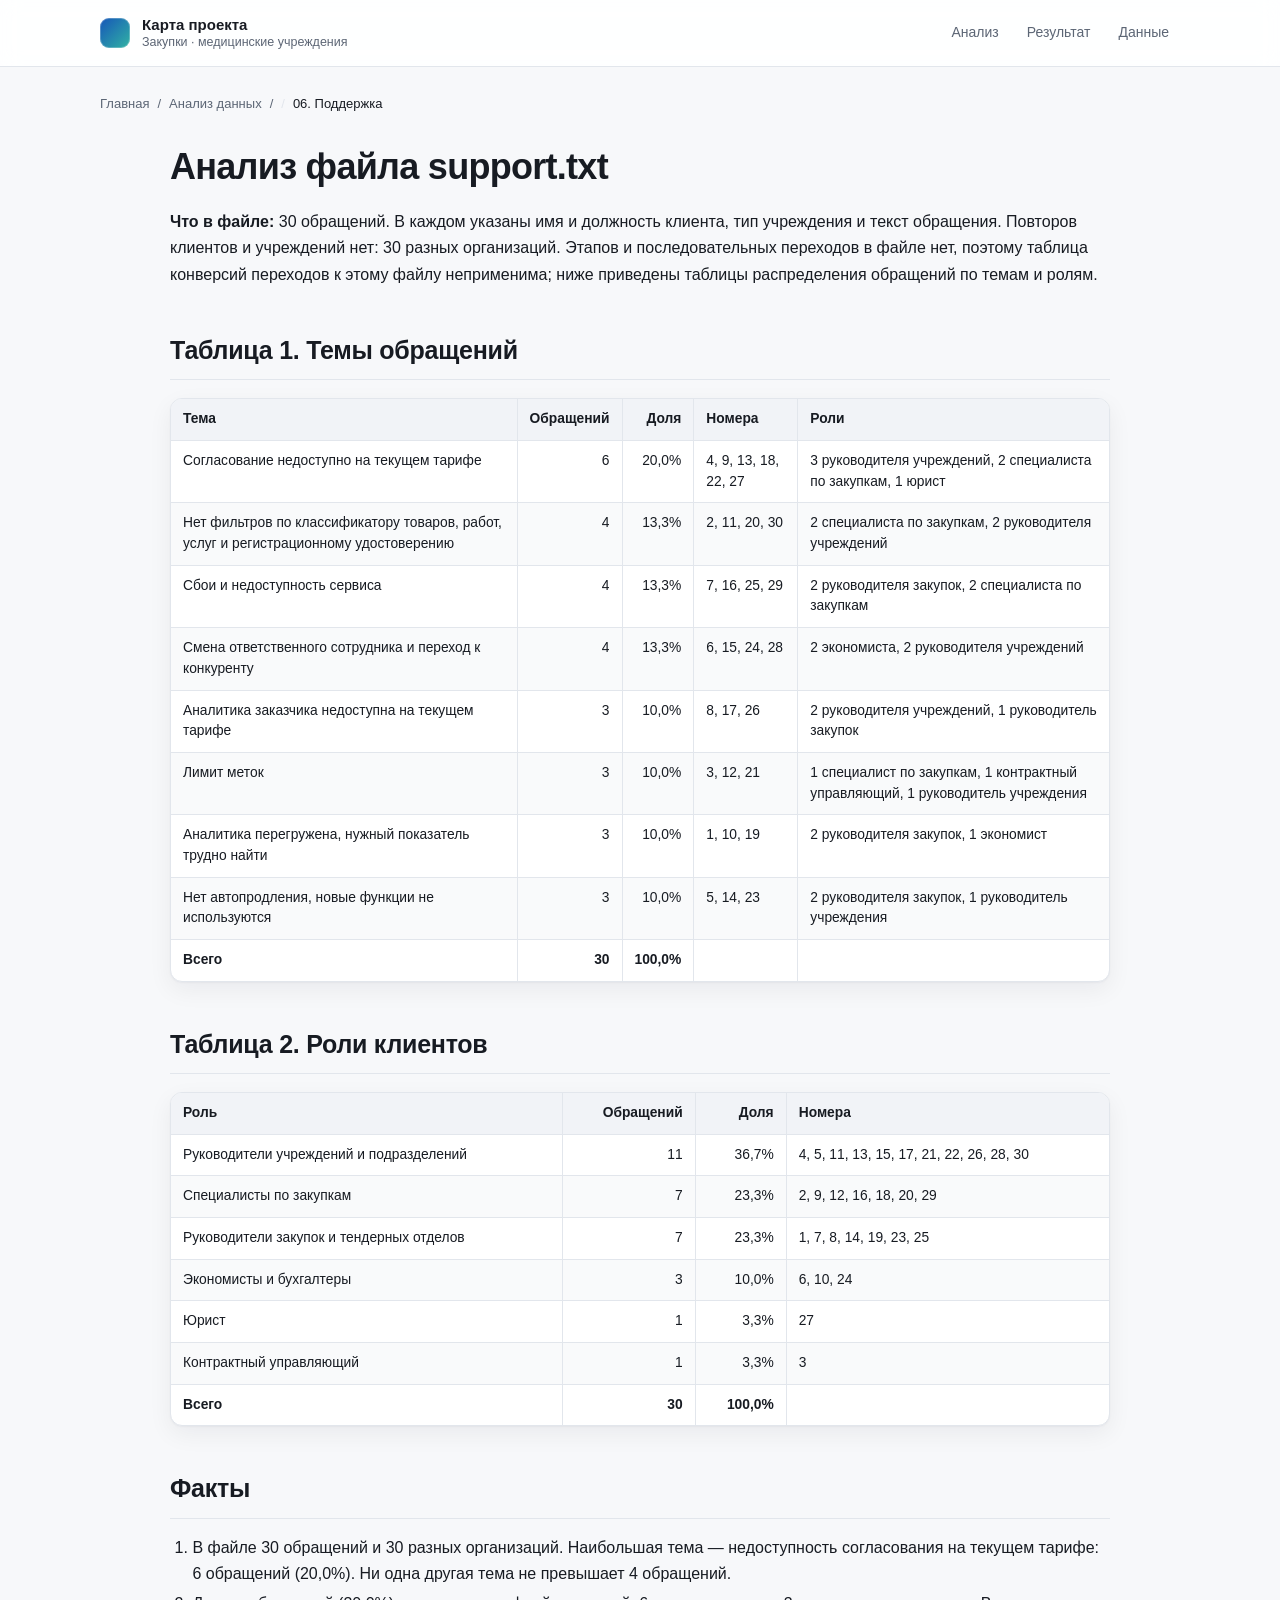
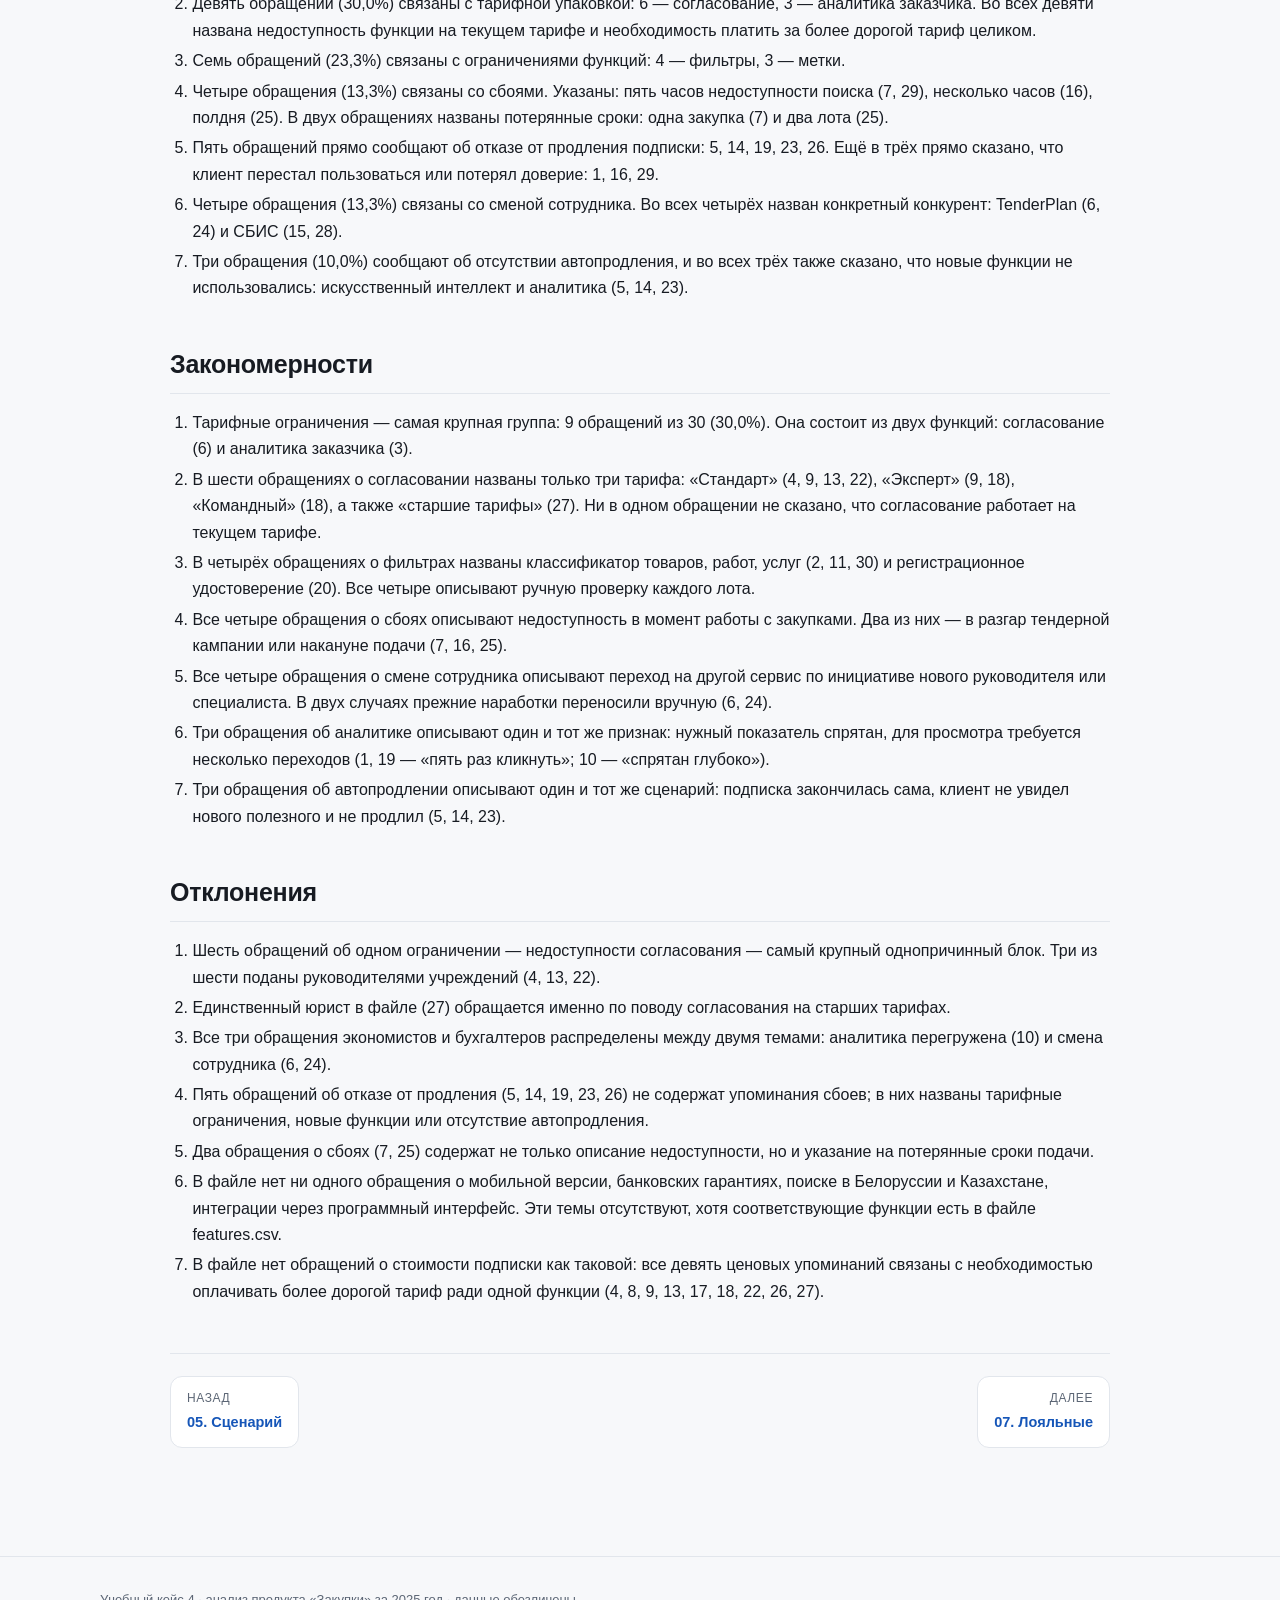
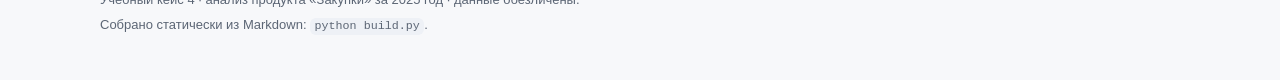
<file: zakupki-med-project-map/docs/artifacts/06a-analiz-support.html>
<!doctype html>
<html lang="ru">
<head>
<meta charset="utf-8">
<meta name="viewport" content="width=device-width, initial-scale=1">
<title>Анализ файла support.txt · Карта проекта</title>
<meta name="description" content="30 обращений: темы, роли, типы учреждений, повторяющиеся проблемы.">
<link rel="stylesheet" href="../assets/style.css">
</head>
<body>
<header class="site-header">
  <div class="wrap header-inner">
    <a class="brand" href="../index.html">
      <span class="brand-mark"></span>
      <span class="brand-text">Карта проекта<small>Закупки · медицинские учреждения</small></span>
    </a>
    <nav class="top-nav" aria-label="Разделы"><a href="../index.html#analysis">Анализ</a><a href="../index.html#result">Результат</a><a href="../index.html#data">Данные</a></nav>
  </div>
</header>
<main class="wrap">
<nav class="crumbs" aria-label="Хлебные крошки"><a href="../index.html">Главная</a><span>/</span><a href="../index.html#analysis">Анализ данных</a><span>/</span><span>06. Поддержка</span></nav>
<article class="prose">
<h1 id="supporttxt">Анализ файла support.txt</h1>
<p><strong>Что в файле:</strong> 30 обращений. В каждом указаны имя и должность клиента, тип учреждения и текст обращения. Повторов клиентов и учреждений нет: 30 разных организаций. Этапов и последовательных переходов в файле нет, поэтому таблица конверсий переходов к этому файлу неприменима; ниже приведены таблицы распределения обращений по темам и ролям.</p>
<h2 id="1">Таблица 1. Темы обращений</h2>
<div class="table-wrap"><table>
<thead>
<tr>
<th>Тема</th>
<th style="text-align: right;">Обращений</th>
<th style="text-align: right;">Доля</th>
<th>Номера</th>
<th>Роли</th>
</tr>
</thead>
<tbody>
<tr>
<td>Согласование недоступно на текущем тарифе</td>
<td style="text-align: right;">6</td>
<td style="text-align: right;">20,0%</td>
<td>4, 9, 13, 18, 22, 27</td>
<td>3 руководителя учреждений, 2 специалиста по закупкам, 1 юрист</td>
</tr>
<tr>
<td>Нет фильтров по классификатору товаров, работ, услуг и регистрационному удостоверению</td>
<td style="text-align: right;">4</td>
<td style="text-align: right;">13,3%</td>
<td>2, 11, 20, 30</td>
<td>2 специалиста по закупкам, 2 руководителя учреждений</td>
</tr>
<tr>
<td>Сбои и недоступность сервиса</td>
<td style="text-align: right;">4</td>
<td style="text-align: right;">13,3%</td>
<td>7, 16, 25, 29</td>
<td>2 руководителя закупок, 2 специалиста по закупкам</td>
</tr>
<tr>
<td>Смена ответственного сотрудника и переход к конкуренту</td>
<td style="text-align: right;">4</td>
<td style="text-align: right;">13,3%</td>
<td>6, 15, 24, 28</td>
<td>2 экономиста, 2 руководителя учреждений</td>
</tr>
<tr>
<td>Аналитика заказчика недоступна на текущем тарифе</td>
<td style="text-align: right;">3</td>
<td style="text-align: right;">10,0%</td>
<td>8, 17, 26</td>
<td>2 руководителя учреждений, 1 руководитель закупок</td>
</tr>
<tr>
<td>Лимит меток</td>
<td style="text-align: right;">3</td>
<td style="text-align: right;">10,0%</td>
<td>3, 12, 21</td>
<td>1 специалист по закупкам, 1 контрактный управляющий, 1 руководитель учреждения</td>
</tr>
<tr>
<td>Аналитика перегружена, нужный показатель трудно найти</td>
<td style="text-align: right;">3</td>
<td style="text-align: right;">10,0%</td>
<td>1, 10, 19</td>
<td>2 руководителя закупок, 1 экономист</td>
</tr>
<tr>
<td>Нет автопродления, новые функции не используются</td>
<td style="text-align: right;">3</td>
<td style="text-align: right;">10,0%</td>
<td>5, 14, 23</td>
<td>2 руководителя закупок, 1 руководитель учреждения</td>
</tr>
<tr>
<td><strong>Всего</strong></td>
<td style="text-align: right;"><strong>30</strong></td>
<td style="text-align: right;"><strong>100,0%</strong></td>
<td></td>
<td></td>
</tr>
</tbody>
</table></div>
<h2 id="2">Таблица 2. Роли клиентов</h2>
<div class="table-wrap"><table>
<thead>
<tr>
<th>Роль</th>
<th style="text-align: right;">Обращений</th>
<th style="text-align: right;">Доля</th>
<th>Номера</th>
</tr>
</thead>
<tbody>
<tr>
<td>Руководители учреждений и подразделений</td>
<td style="text-align: right;">11</td>
<td style="text-align: right;">36,7%</td>
<td>4, 5, 11, 13, 15, 17, 21, 22, 26, 28, 30</td>
</tr>
<tr>
<td>Специалисты по закупкам</td>
<td style="text-align: right;">7</td>
<td style="text-align: right;">23,3%</td>
<td>2, 9, 12, 16, 18, 20, 29</td>
</tr>
<tr>
<td>Руководители закупок и тендерных отделов</td>
<td style="text-align: right;">7</td>
<td style="text-align: right;">23,3%</td>
<td>1, 7, 8, 14, 19, 23, 25</td>
</tr>
<tr>
<td>Экономисты и бухгалтеры</td>
<td style="text-align: right;">3</td>
<td style="text-align: right;">10,0%</td>
<td>6, 10, 24</td>
</tr>
<tr>
<td>Юрист</td>
<td style="text-align: right;">1</td>
<td style="text-align: right;">3,3%</td>
<td>27</td>
</tr>
<tr>
<td>Контрактный управляющий</td>
<td style="text-align: right;">1</td>
<td style="text-align: right;">3,3%</td>
<td>3</td>
</tr>
<tr>
<td><strong>Всего</strong></td>
<td style="text-align: right;"><strong>30</strong></td>
<td style="text-align: right;"><strong>100,0%</strong></td>
<td></td>
</tr>
</tbody>
</table></div>
<h2 id="_1">Факты</h2>
<ol>
<li>В файле 30 обращений и 30 разных организаций. Наибольшая тема — недоступность согласования на текущем тарифе: 6 обращений (20,0%). Ни одна другая тема не превышает 4 обращений.</li>
<li>Девять обращений (30,0%) связаны с тарифной упаковкой: 6 — согласование, 3 — аналитика заказчика. Во всех девяти названа недоступность функции на текущем тарифе и необходимость платить за более дорогой тариф целиком.</li>
<li>Семь обращений (23,3%) связаны с ограничениями функций: 4 — фильтры, 3 — метки.</li>
<li>Четыре обращения (13,3%) связаны со сбоями. Указаны: пять часов недоступности поиска (7, 29), несколько часов (16), полдня (25). В двух обращениях названы потерянные сроки: одна закупка (7) и два лота (25).</li>
<li>Пять обращений прямо сообщают об отказе от продления подписки: 5, 14, 19, 23, 26. Ещё в трёх прямо сказано, что клиент перестал пользоваться или потерял доверие: 1, 16, 29.</li>
<li>Четыре обращения (13,3%) связаны со сменой сотрудника. Во всех четырёх назван конкретный конкурент: TenderPlan (6, 24) и СБИС (15, 28).</li>
<li>Три обращения (10,0%) сообщают об отсутствии автопродления, и во всех трёх также сказано, что новые функции не использовались: искусственный интеллект и аналитика (5, 14, 23).</li>
</ol>
<h2 id="_2">Закономерности</h2>
<ol>
<li>Тарифные ограничения — самая крупная группа: 9 обращений из 30 (30,0%). Она состоит из двух функций: согласование (6) и аналитика заказчика (3).</li>
<li>В шести обращениях о согласовании названы только три тарифа: «Стандарт» (4, 9, 13, 22), «Эксперт» (9, 18), «Командный» (18), а также «старшие тарифы» (27). Ни в одном обращении не сказано, что согласование работает на текущем тарифе.</li>
<li>В четырёх обращениях о фильтрах названы классификатор товаров, работ, услуг (2, 11, 30) и регистрационное удостоверение (20). Все четыре описывают ручную проверку каждого лота.</li>
<li>Все четыре обращения о сбоях описывают недоступность в момент работы с закупками. Два из них — в разгар тендерной кампании или накануне подачи (7, 16, 25).</li>
<li>Все четыре обращения о смене сотрудника описывают переход на другой сервис по инициативе нового руководителя или специалиста. В двух случаях прежние наработки переносили вручную (6, 24).</li>
<li>Три обращения об аналитике описывают один и тот же признак: нужный показатель спрятан, для просмотра требуется несколько переходов (1, 19 — «пять раз кликнуть»; 10 — «спрятан глубоко»).</li>
<li>Три обращения об автопродлении описывают один и тот же сценарий: подписка закончилась сама, клиент не увидел нового полезного и не продлил (5, 14, 23).</li>
</ol>
<h2 id="_3">Отклонения</h2>
<ol>
<li>Шесть обращений об одном ограничении — недоступности согласования — самый крупный однопричинный блок. Три из шести поданы руководителями учреждений (4, 13, 22).</li>
<li>Единственный юрист в файле (27) обращается именно по поводу согласования на старших тарифах.</li>
<li>Все три обращения экономистов и бухгалтеров распределены между двумя темами: аналитика перегружена (10) и смена сотрудника (6, 24).</li>
<li>Пять обращений об отказе от продления (5, 14, 19, 23, 26) не содержат упоминания сбоев; в них названы тарифные ограничения, новые функции или отсутствие автопродления.</li>
<li>Два обращения о сбоях (7, 25) содержат не только описание недоступности, но и указание на потерянные сроки подачи.</li>
<li>В файле нет ни одного обращения о мобильной версии, банковских гарантиях, поиске в Белоруссии и Казахстане, интеграции через программный интерфейс. Эти темы отсутствуют, хотя соответствующие функции есть в файле features.csv.</li>
<li>В файле нет обращений о стоимости подписки как таковой: все девять ценовых упоминаний связаны с необходимостью оплачивать более дорогой тариф ради одной функции (4, 8, 9, 13, 17, 18, 22, 26, 27).</li>
</ol>
<nav class="pager" aria-label="Навигация по страницам"><a class="pager-prev" href="../artifacts/05a-analiz-user-flow.html"><span>Назад</span>05. Сценарий</a><a class="pager-next" href="../artifacts/07a-analiz-loyal-feedback.html"><span>Далее</span>07. Лояльные</a></nav></article>
</main>
<footer class="site-footer">
  <div class="wrap">
    <p>Учебный кейс 4 · анализ продукта «Закупки» за 2025 год · данные обезличены.</p>
    <p>Собрано статически из Markdown: <code>python build.py</code>.</p>
  </div>
</footer>
</body>
</html>
</file>
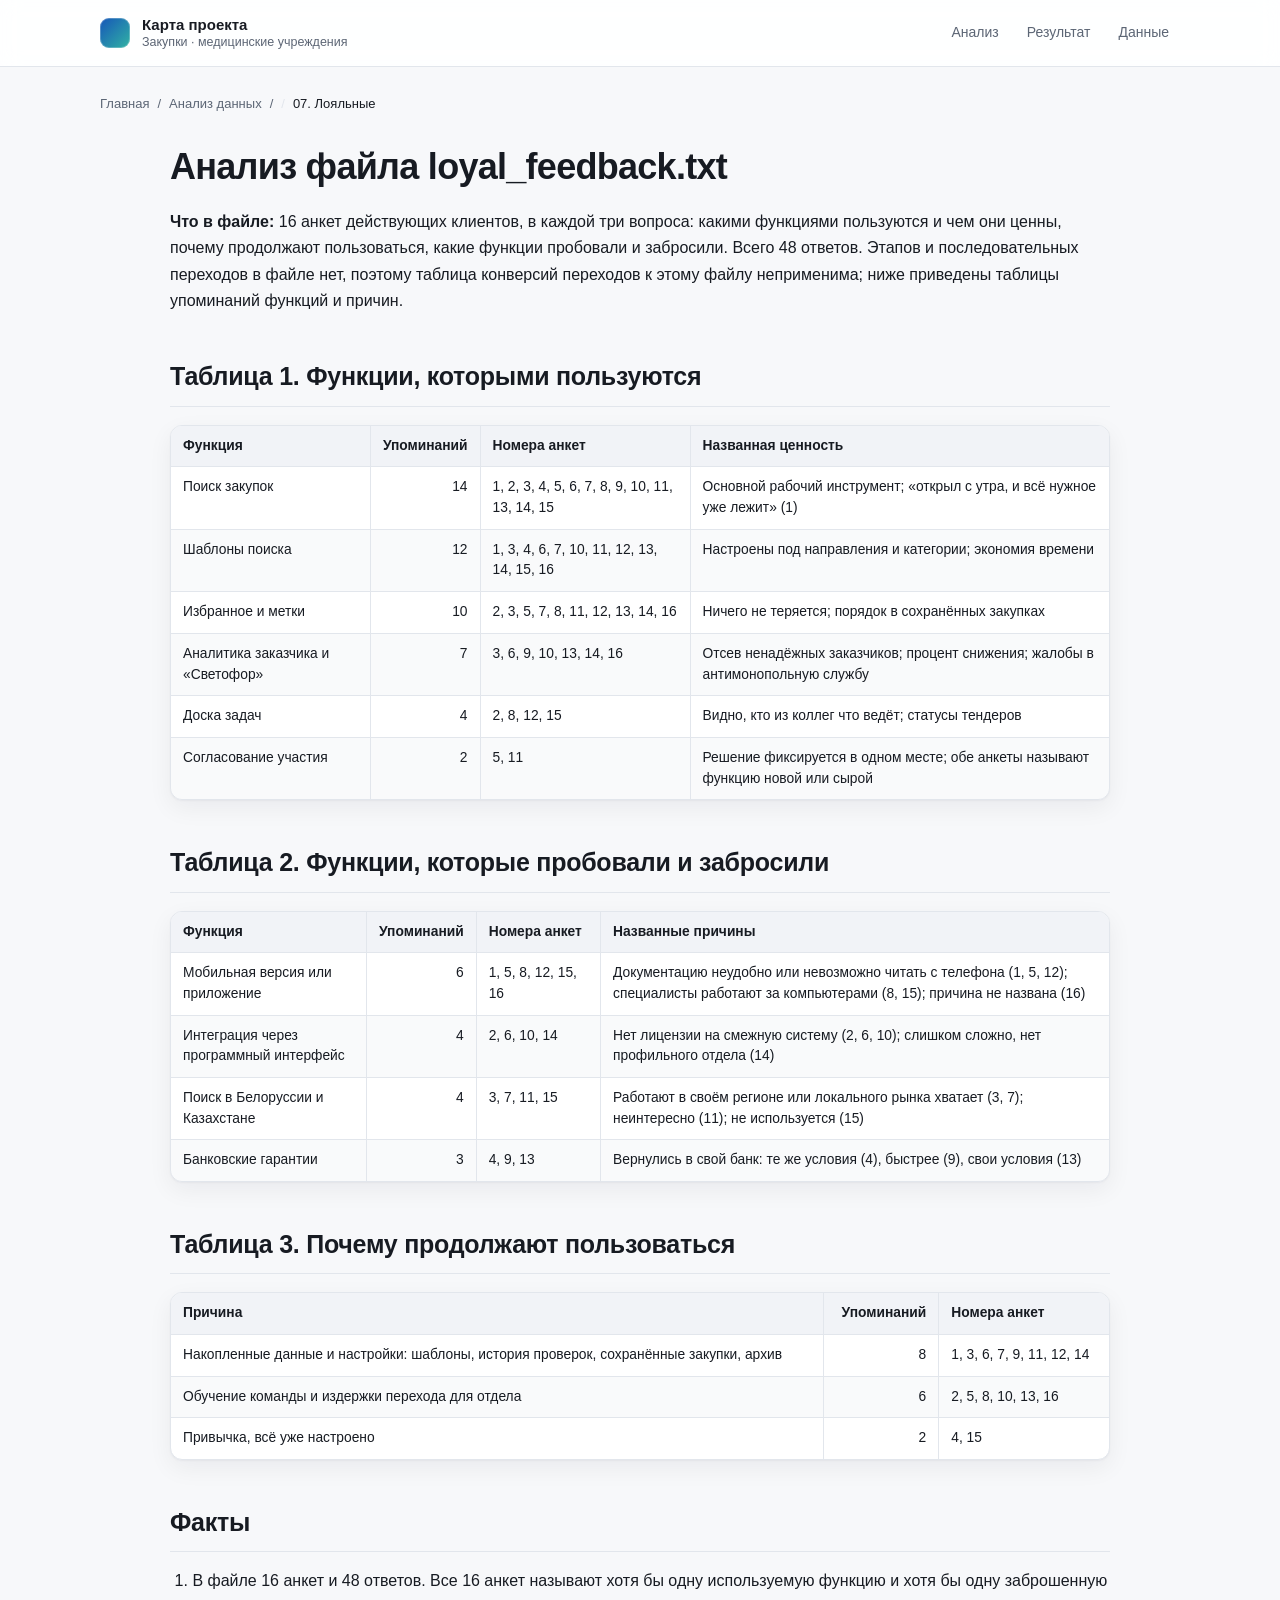
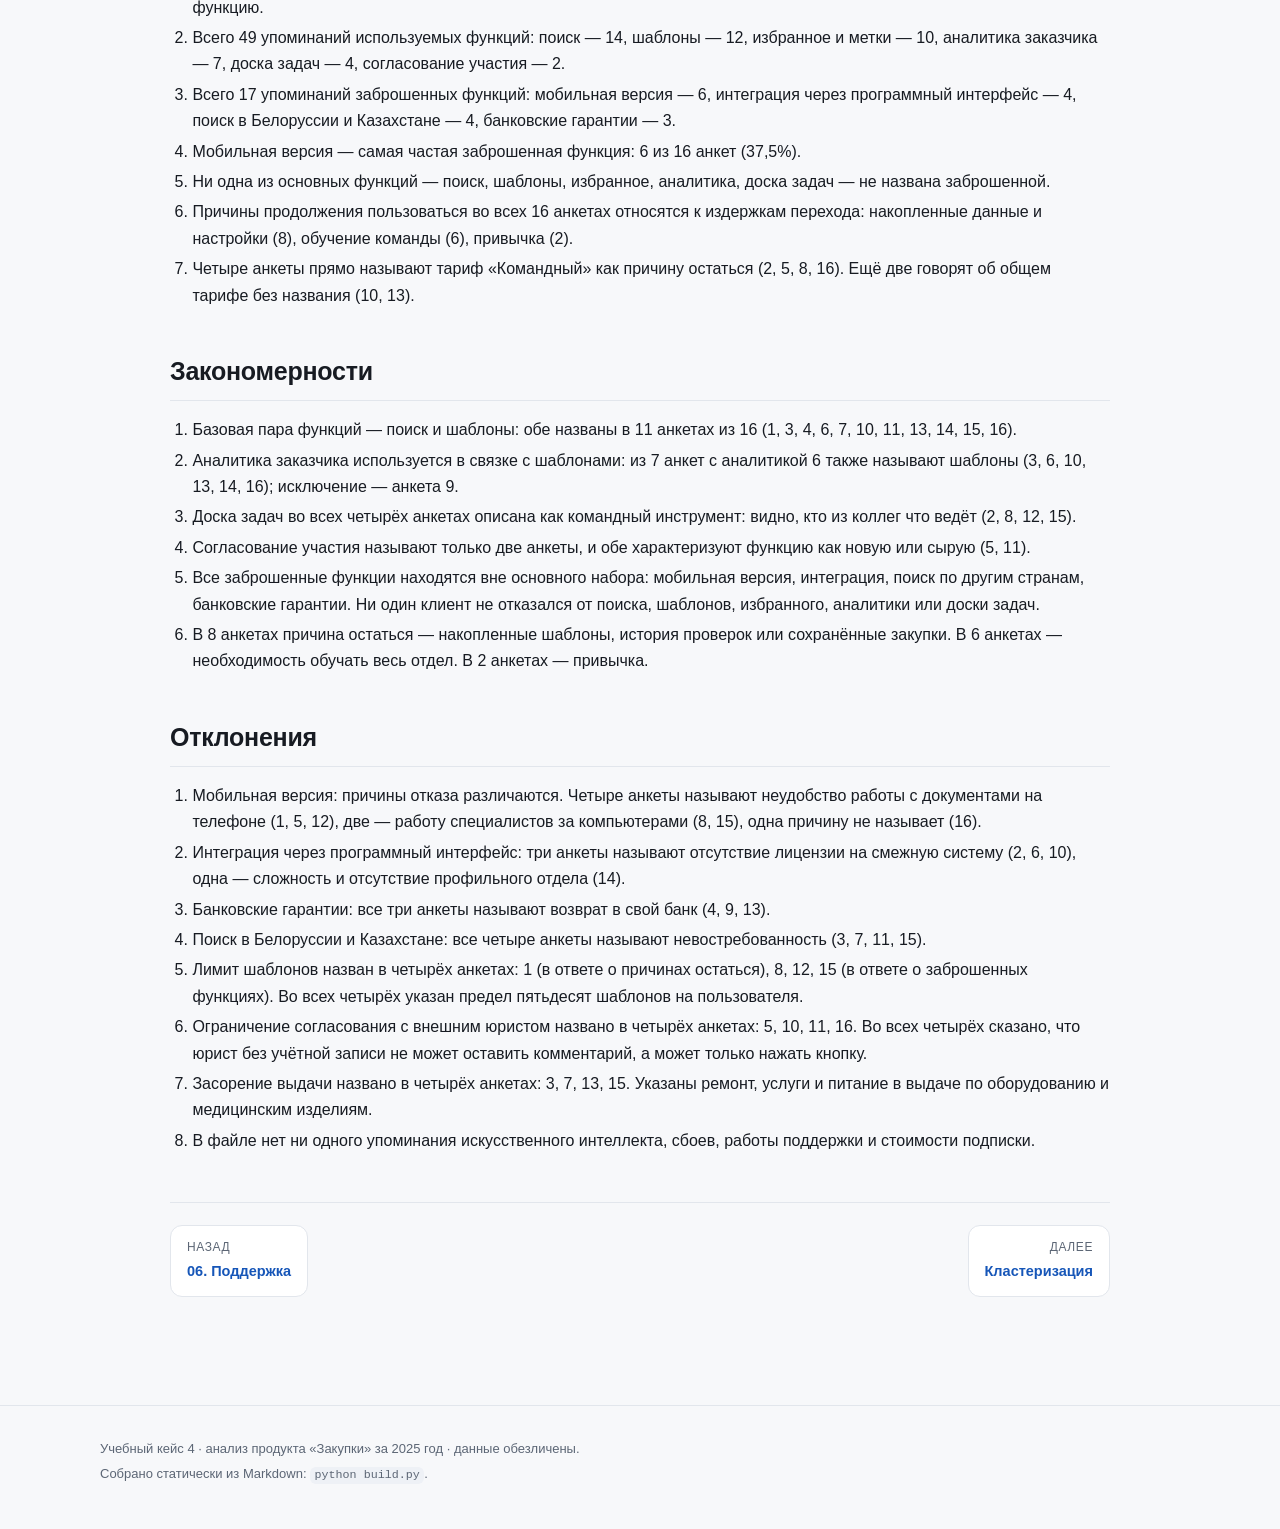
<file: zakupki-med-project-map/docs/artifacts/07a-analiz-loyal-feedback.html>
<!doctype html>
<html lang="ru">
<head>
<meta charset="utf-8">
<meta name="viewport" content="width=device-width, initial-scale=1">
<title>Анализ файла loyal_feedback.txt · Карта проекта</title>
<meta name="description" content="16 интервью: что ценно, почему остаются, что пробовали и забросили.">
<link rel="stylesheet" href="../assets/style.css">
</head>
<body>
<header class="site-header">
  <div class="wrap header-inner">
    <a class="brand" href="../index.html">
      <span class="brand-mark"></span>
      <span class="brand-text">Карта проекта<small>Закупки · медицинские учреждения</small></span>
    </a>
    <nav class="top-nav" aria-label="Разделы"><a href="../index.html#analysis">Анализ</a><a href="../index.html#result">Результат</a><a href="../index.html#data">Данные</a></nav>
  </div>
</header>
<main class="wrap">
<nav class="crumbs" aria-label="Хлебные крошки"><a href="../index.html">Главная</a><span>/</span><a href="../index.html#analysis">Анализ данных</a><span>/</span><span>07. Лояльные</span></nav>
<article class="prose">
<h1 id="loyal_feedbacktxt">Анализ файла loyal_feedback.txt</h1>
<p><strong>Что в файле:</strong> 16 анкет действующих клиентов, в каждой три вопроса: какими функциями пользуются и чем они ценны, почему продолжают пользоваться, какие функции пробовали и забросили. Всего 48 ответов. Этапов и последовательных переходов в файле нет, поэтому таблица конверсий переходов к этому файлу неприменима; ниже приведены таблицы упоминаний функций и причин.</p>
<h2 id="1">Таблица 1. Функции, которыми пользуются</h2>
<div class="table-wrap"><table>
<thead>
<tr>
<th>Функция</th>
<th style="text-align: right;">Упоминаний</th>
<th>Номера анкет</th>
<th>Названная ценность</th>
</tr>
</thead>
<tbody>
<tr>
<td>Поиск закупок</td>
<td style="text-align: right;">14</td>
<td>1, 2, 3, 4, 5, 6, 7, 8, 9, 10, 11, 13, 14, 15</td>
<td>Основной рабочий инструмент; «открыл с утра, и всё нужное уже лежит» (1)</td>
</tr>
<tr>
<td>Шаблоны поиска</td>
<td style="text-align: right;">12</td>
<td>1, 3, 4, 6, 7, 10, 11, 12, 13, 14, 15, 16</td>
<td>Настроены под направления и категории; экономия времени</td>
</tr>
<tr>
<td>Избранное и метки</td>
<td style="text-align: right;">10</td>
<td>2, 3, 5, 7, 8, 11, 12, 13, 14, 16</td>
<td>Ничего не теряется; порядок в сохранённых закупках</td>
</tr>
<tr>
<td>Аналитика заказчика и «Светофор»</td>
<td style="text-align: right;">7</td>
<td>3, 6, 9, 10, 13, 14, 16</td>
<td>Отсев ненадёжных заказчиков; процент снижения; жалобы в антимонопольную службу</td>
</tr>
<tr>
<td>Доска задач</td>
<td style="text-align: right;">4</td>
<td>2, 8, 12, 15</td>
<td>Видно, кто из коллег что ведёт; статусы тендеров</td>
</tr>
<tr>
<td>Согласование участия</td>
<td style="text-align: right;">2</td>
<td>5, 11</td>
<td>Решение фиксируется в одном месте; обе анкеты называют функцию новой или сырой</td>
</tr>
</tbody>
</table></div>
<h2 id="2">Таблица 2. Функции, которые пробовали и забросили</h2>
<div class="table-wrap"><table>
<thead>
<tr>
<th>Функция</th>
<th style="text-align: right;">Упоминаний</th>
<th>Номера анкет</th>
<th>Названные причины</th>
</tr>
</thead>
<tbody>
<tr>
<td>Мобильная версия или приложение</td>
<td style="text-align: right;">6</td>
<td>1, 5, 8, 12, 15, 16</td>
<td>Документацию неудобно или невозможно читать с телефона (1, 5, 12); специалисты работают за компьютерами (8, 15); причина не названа (16)</td>
</tr>
<tr>
<td>Интеграция через программный интерфейс</td>
<td style="text-align: right;">4</td>
<td>2, 6, 10, 14</td>
<td>Нет лицензии на смежную систему (2, 6, 10); слишком сложно, нет профильного отдела (14)</td>
</tr>
<tr>
<td>Поиск в Белоруссии и Казахстане</td>
<td style="text-align: right;">4</td>
<td>3, 7, 11, 15</td>
<td>Работают в своём регионе или локального рынка хватает (3, 7); неинтересно (11); не используется (15)</td>
</tr>
<tr>
<td>Банковские гарантии</td>
<td style="text-align: right;">3</td>
<td>4, 9, 13</td>
<td>Вернулись в свой банк: те же условия (4), быстрее (9), свои условия (13)</td>
</tr>
</tbody>
</table></div>
<h2 id="3">Таблица 3. Почему продолжают пользоваться</h2>
<div class="table-wrap"><table>
<thead>
<tr>
<th>Причина</th>
<th style="text-align: right;">Упоминаний</th>
<th>Номера анкет</th>
</tr>
</thead>
<tbody>
<tr>
<td>Накопленные данные и настройки: шаблоны, история проверок, сохранённые закупки, архив</td>
<td style="text-align: right;">8</td>
<td>1, 3, 6, 7, 9, 11, 12, 14</td>
</tr>
<tr>
<td>Обучение команды и издержки перехода для отдела</td>
<td style="text-align: right;">6</td>
<td>2, 5, 8, 10, 13, 16</td>
</tr>
<tr>
<td>Привычка, всё уже настроено</td>
<td style="text-align: right;">2</td>
<td>4, 15</td>
</tr>
</tbody>
</table></div>
<h2 id="_1">Факты</h2>
<ol>
<li>В файле 16 анкет и 48 ответов. Все 16 анкет называют хотя бы одну используемую функцию и хотя бы одну заброшенную функцию.</li>
<li>Всего 49 упоминаний используемых функций: поиск — 14, шаблоны — 12, избранное и метки — 10, аналитика заказчика — 7, доска задач — 4, согласование участия — 2.</li>
<li>Всего 17 упоминаний заброшенных функций: мобильная версия — 6, интеграция через программный интерфейс — 4, поиск в Белоруссии и Казахстане — 4, банковские гарантии — 3.</li>
<li>Мобильная версия — самая частая заброшенная функция: 6 из 16 анкет (37,5%).</li>
<li>Ни одна из основных функций — поиск, шаблоны, избранное, аналитика, доска задач — не названа заброшенной.</li>
<li>Причины продолжения пользоваться во всех 16 анкетах относятся к издержкам перехода: накопленные данные и настройки (8), обучение команды (6), привычка (2).</li>
<li>Четыре анкеты прямо называют тариф «Командный» как причину остаться (2, 5, 8, 16). Ещё две говорят об общем тарифе без названия (10, 13).</li>
</ol>
<h2 id="_2">Закономерности</h2>
<ol>
<li>Базовая пара функций — поиск и шаблоны: обе названы в 11 анкетах из 16 (1, 3, 4, 6, 7, 10, 11, 13, 14, 15, 16).</li>
<li>Аналитика заказчика используется в связке с шаблонами: из 7 анкет с аналитикой 6 также называют шаблоны (3, 6, 10, 13, 14, 16); исключение — анкета 9.</li>
<li>Доска задач во всех четырёх анкетах описана как командный инструмент: видно, кто из коллег что ведёт (2, 8, 12, 15).</li>
<li>Согласование участия называют только две анкеты, и обе характеризуют функцию как новую или сырую (5, 11).</li>
<li>Все заброшенные функции находятся вне основного набора: мобильная версия, интеграция, поиск по другим странам, банковские гарантии. Ни один клиент не отказался от поиска, шаблонов, избранного, аналитики или доски задач.</li>
<li>В 8 анкетах причина остаться — накопленные шаблоны, история проверок или сохранённые закупки. В 6 анкетах — необходимость обучать весь отдел. В 2 анкетах — привычка.</li>
</ol>
<h2 id="_3">Отклонения</h2>
<ol>
<li>Мобильная версия: причины отказа различаются. Четыре анкеты называют неудобство работы с документами на телефоне (1, 5, 12), две — работу специалистов за компьютерами (8, 15), одна причину не называет (16).</li>
<li>Интеграция через программный интерфейс: три анкеты называют отсутствие лицензии на смежную систему (2, 6, 10), одна — сложность и отсутствие профильного отдела (14).</li>
<li>Банковские гарантии: все три анкеты называют возврат в свой банк (4, 9, 13).</li>
<li>Поиск в Белоруссии и Казахстане: все четыре анкеты называют невостребованность (3, 7, 11, 15).</li>
<li>Лимит шаблонов назван в четырёх анкетах: 1 (в ответе о причинах остаться), 8, 12, 15 (в ответе о заброшенных функциях). Во всех четырёх указан предел пятьдесят шаблонов на пользователя.</li>
<li>Ограничение согласования с внешним юристом названо в четырёх анкетах: 5, 10, 11, 16. Во всех четырёх сказано, что юрист без учётной записи не может оставить комментарий, а может только нажать кнопку.</li>
<li>Засорение выдачи названо в четырёх анкетах: 3, 7, 13, 15. Указаны ремонт, услуги и питание в выдаче по оборудованию и медицинским изделиям.</li>
<li>В файле нет ни одного упоминания искусственного интеллекта, сбоев, работы поддержки и стоимости подписки.</li>
</ol>
<nav class="pager" aria-label="Навигация по страницам"><a class="pager-prev" href="../artifacts/06a-analiz-support.html"><span>Назад</span>06. Поддержка</a><a class="pager-next" href="../analysis/kachestvennaya-klasterizaciya.html"><span>Далее</span>Кластеризация</a></nav></article>
</main>
<footer class="site-footer">
  <div class="wrap">
    <p>Учебный кейс 4 · анализ продукта «Закупки» за 2025 год · данные обезличены.</p>
    <p>Собрано статически из Markdown: <code>python build.py</code>.</p>
  </div>
</footer>
</body>
</html>
</file>
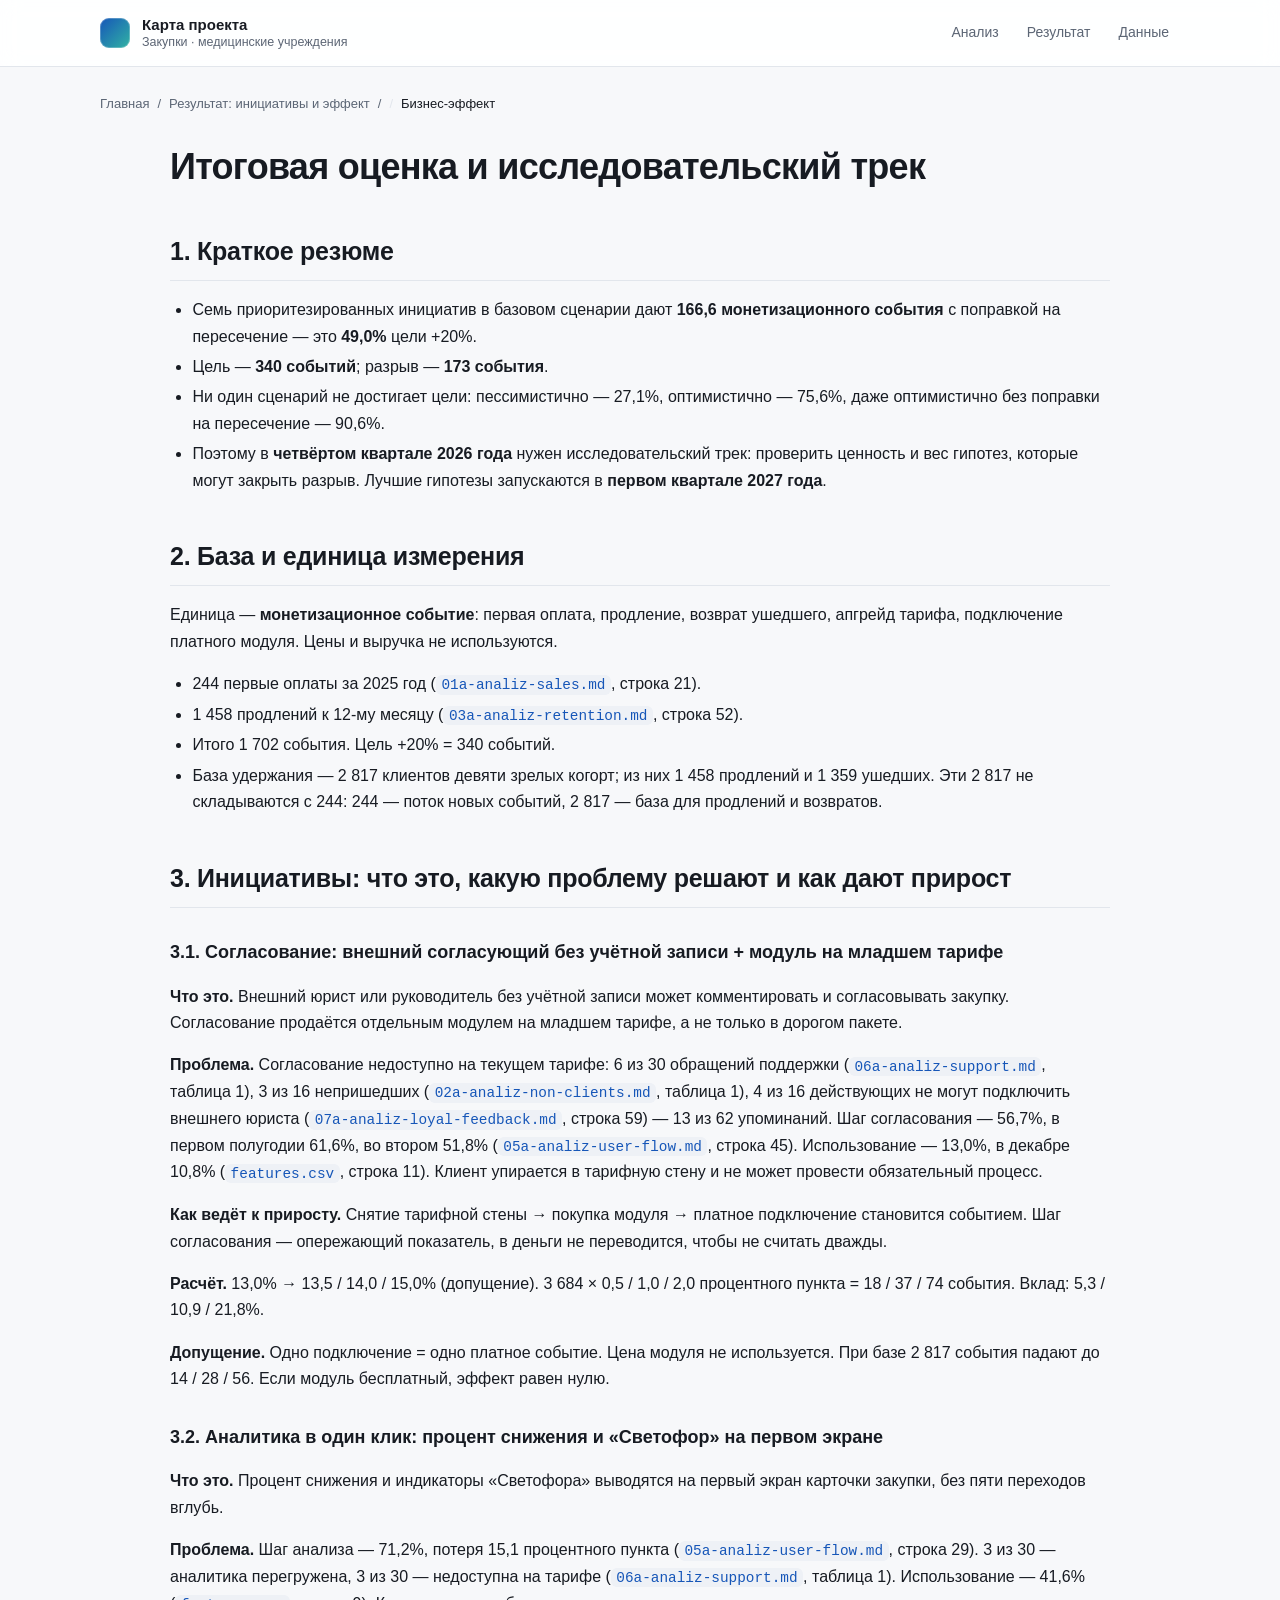
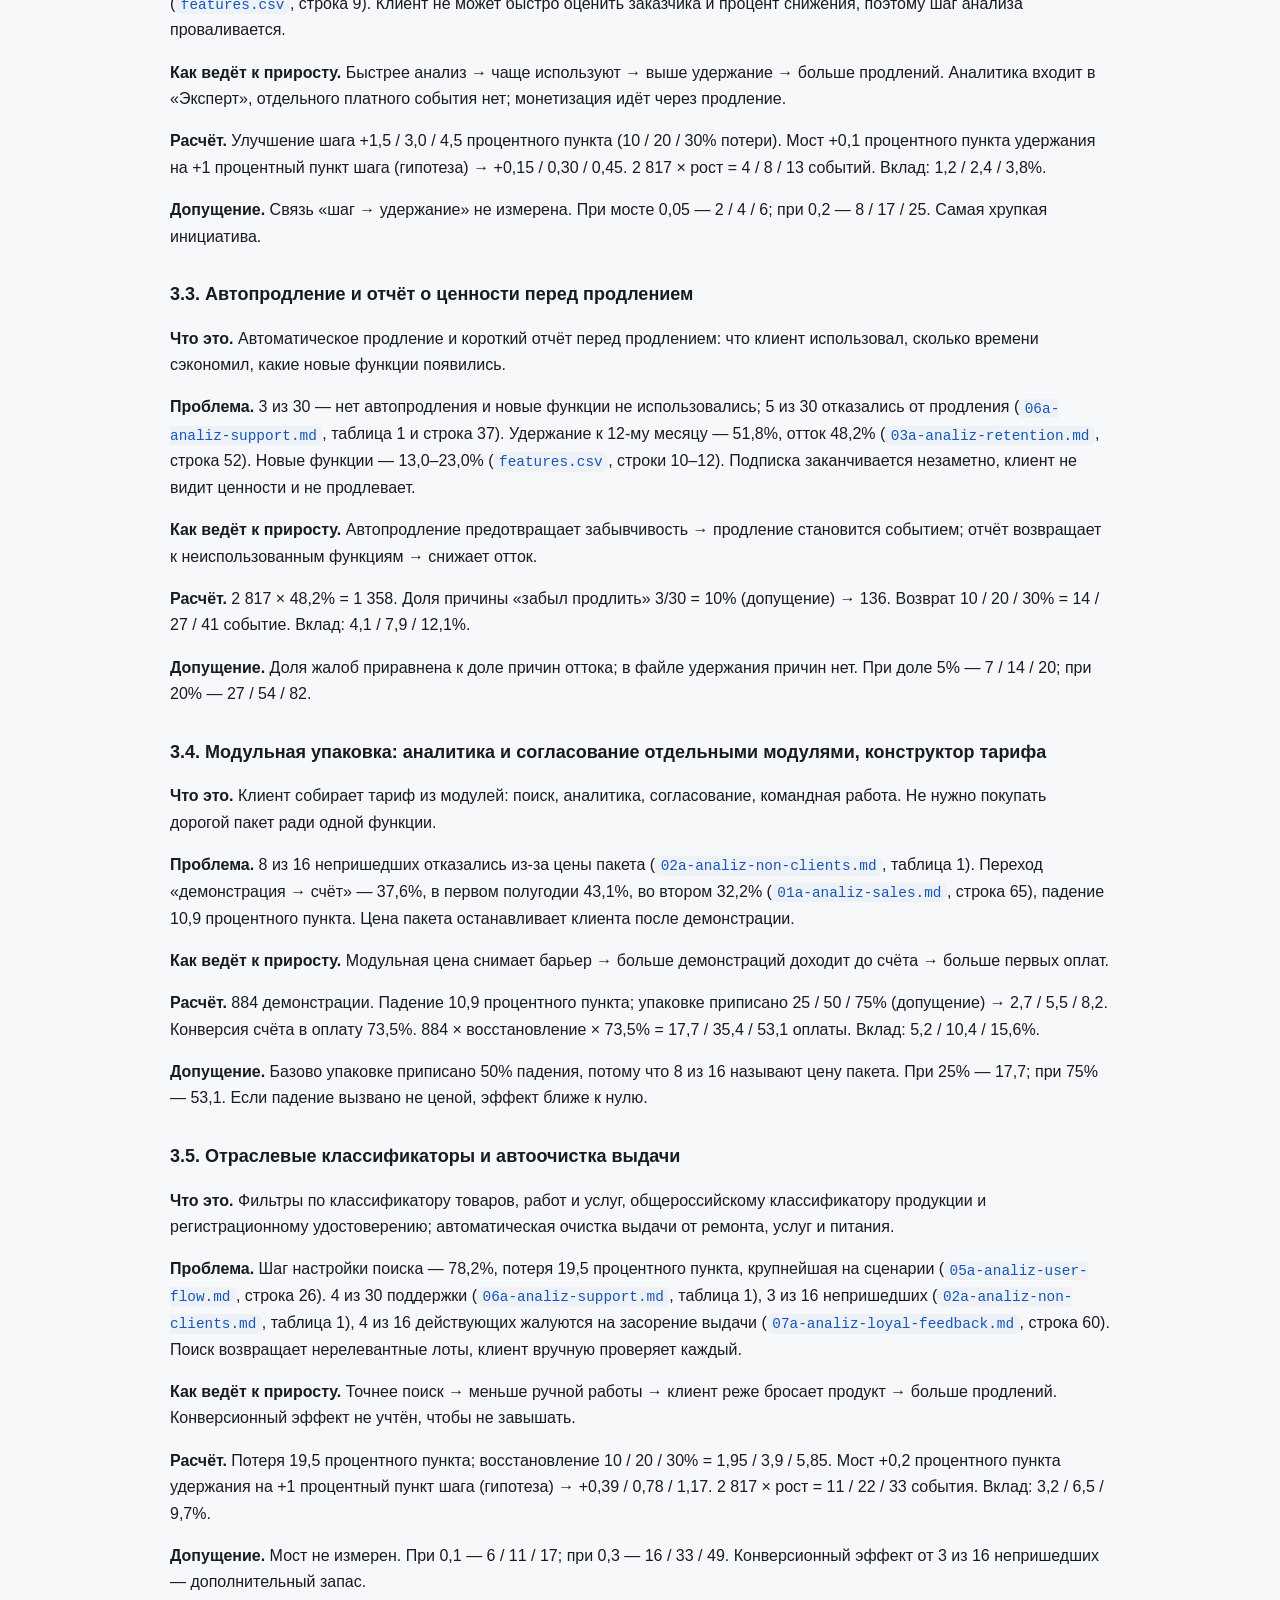
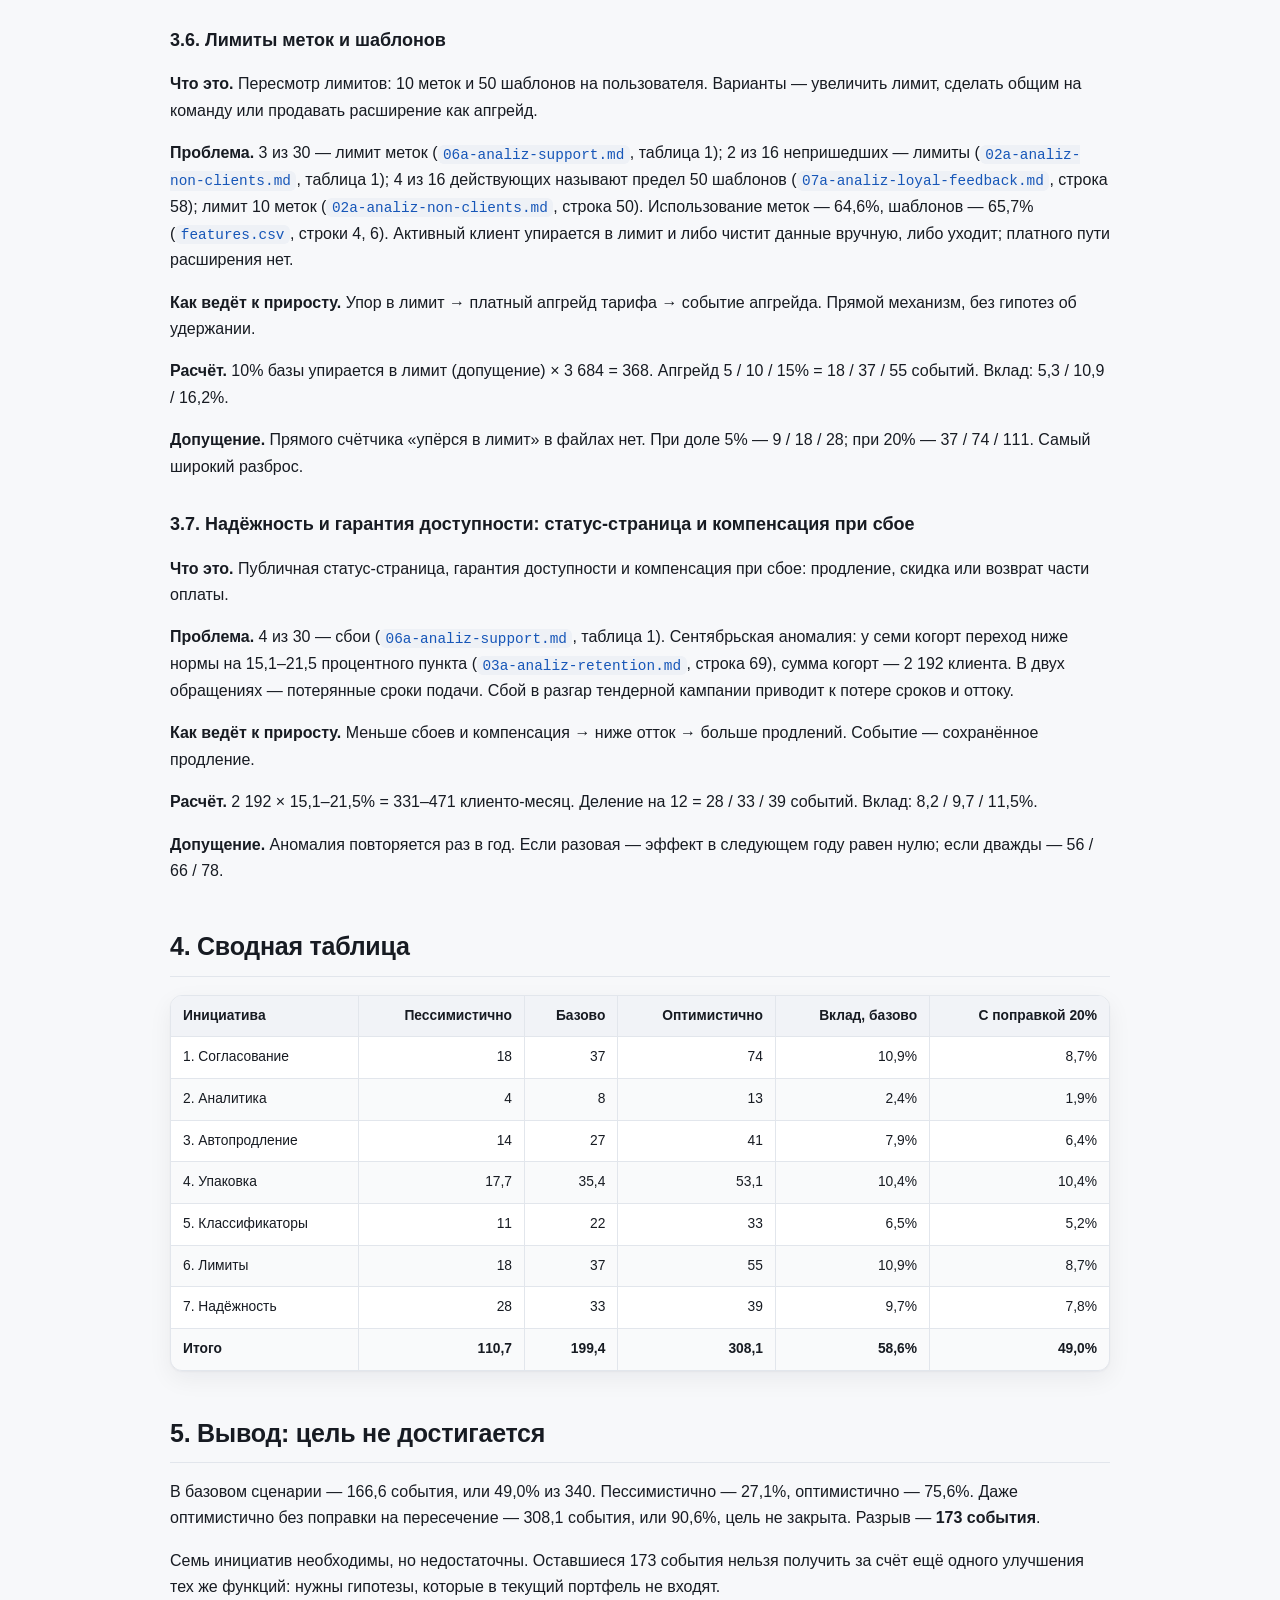
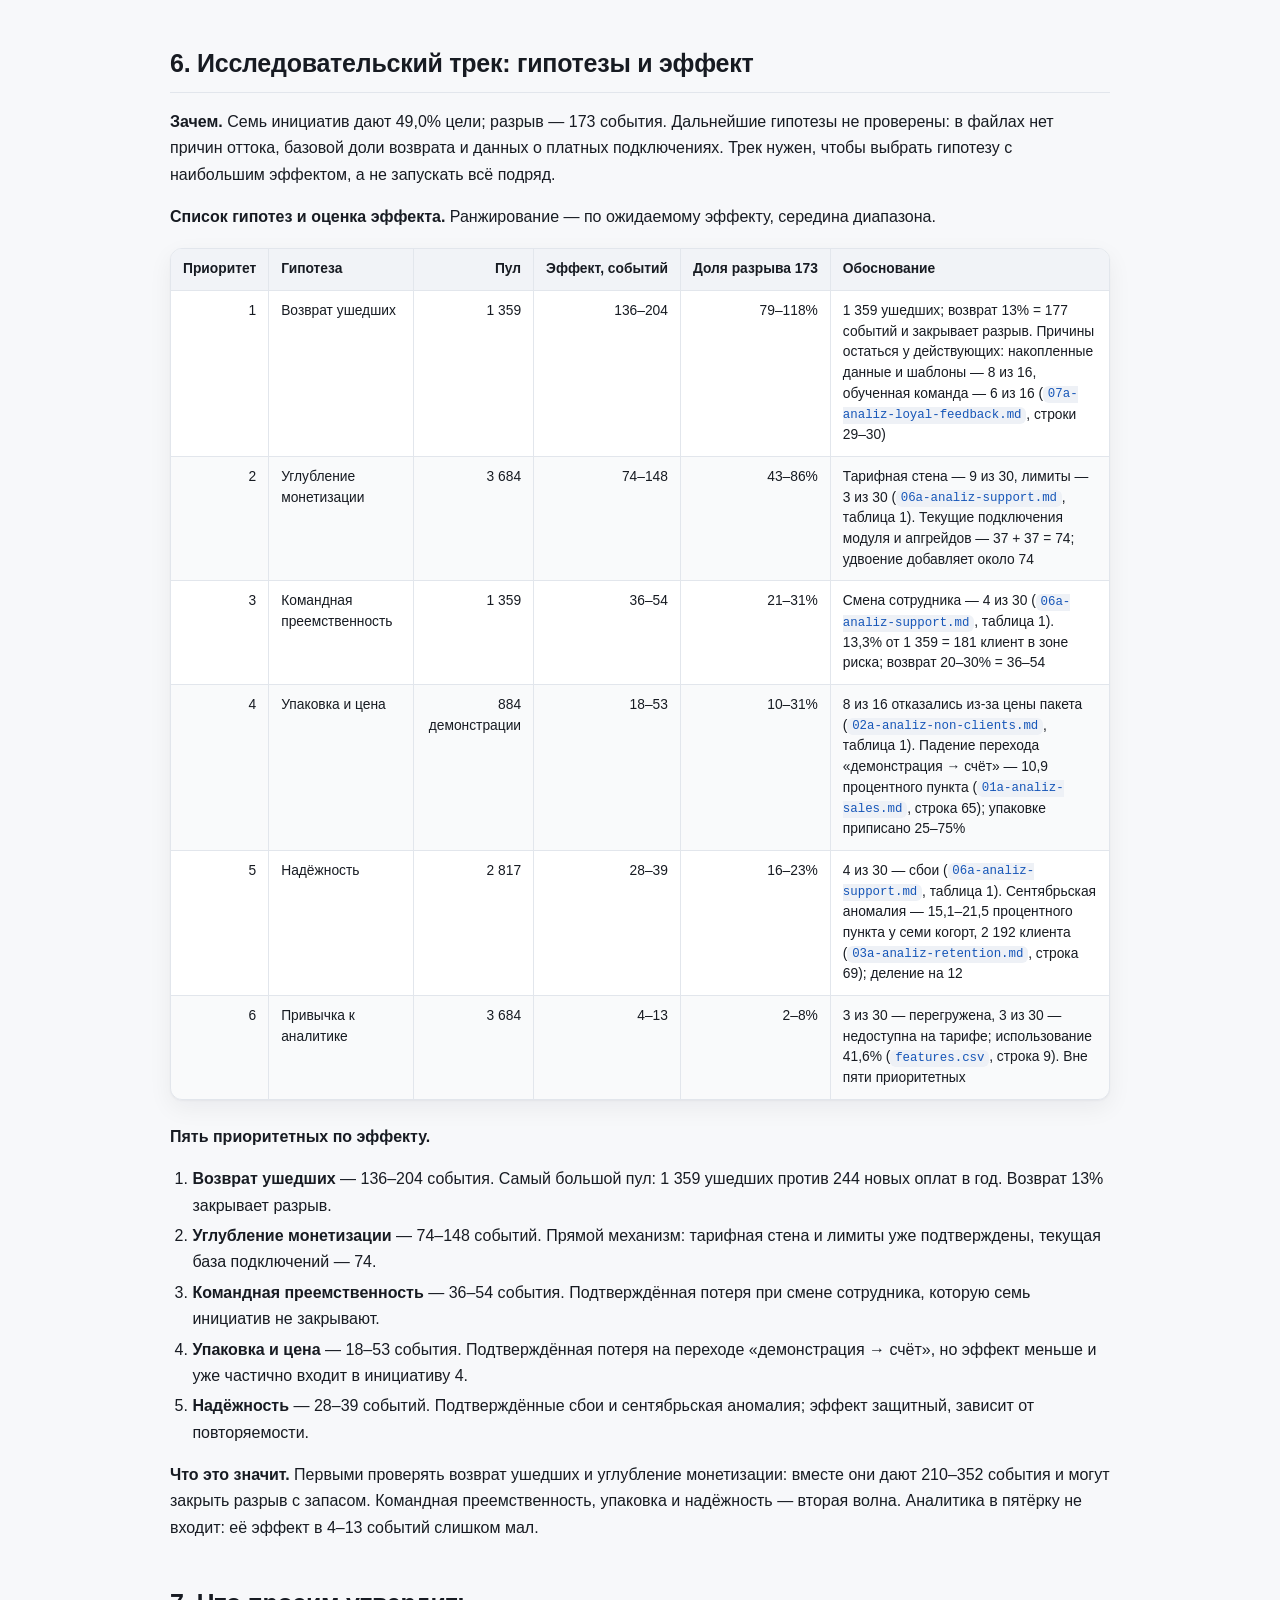
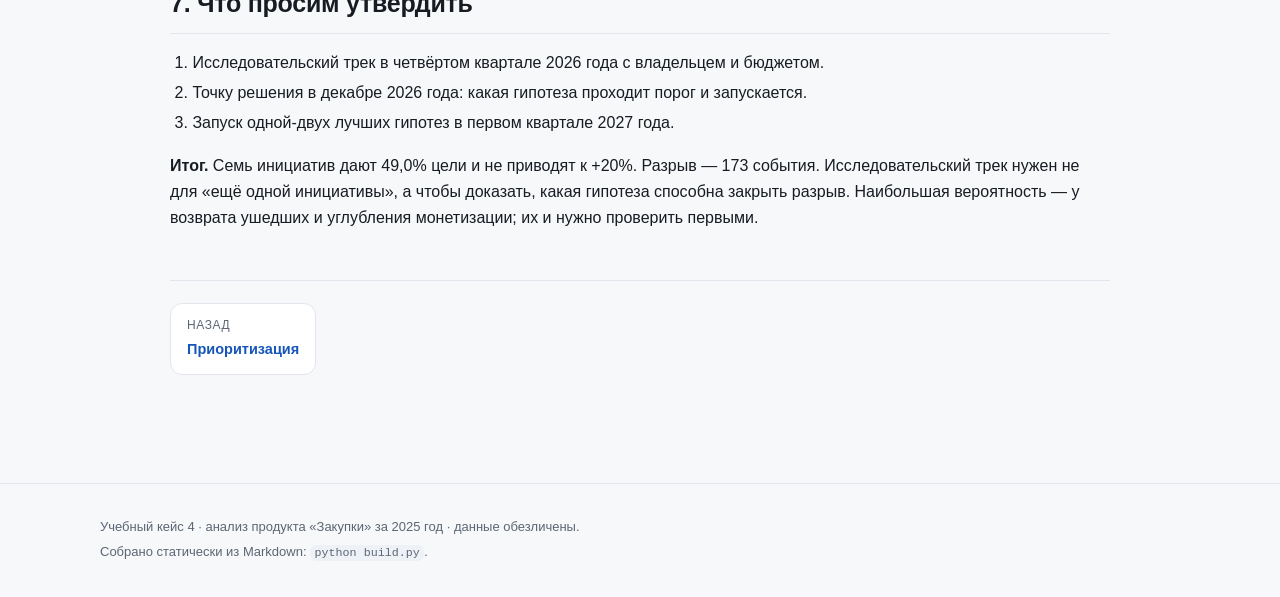
<file: zakupki-med-project-map/docs/artifacts/ocenka-biznes-effekta.html>
<!doctype html>
<html lang="ru">
<head>
<meta charset="utf-8">
<meta name="viewport" content="width=device-width, initial-scale=1">
<title>Итоговая оценка и исследовательский трек · Карта проекта</title>
<meta name="description" content="Монетизационные события, три сценария, разрыв цели и исследовательский трек.">
<link rel="stylesheet" href="../assets/style.css">
</head>
<body>
<header class="site-header">
  <div class="wrap header-inner">
    <a class="brand" href="../index.html">
      <span class="brand-mark"></span>
      <span class="brand-text">Карта проекта<small>Закупки · медицинские учреждения</small></span>
    </a>
    <nav class="top-nav" aria-label="Разделы"><a href="../index.html#analysis">Анализ</a><a href="../index.html#result">Результат</a><a href="../index.html#data">Данные</a></nav>
  </div>
</header>
<main class="wrap">
<nav class="crumbs" aria-label="Хлебные крошки"><a href="../index.html">Главная</a><span>/</span><a href="../index.html#result">Результат: инициативы и эффект</a><span>/</span><span>Бизнес-эффект</span></nav>
<article class="prose">
<h1 id="_1">Итоговая оценка и исследовательский трек</h1>
<h2 id="1">1. Краткое резюме</h2>
<ul>
<li>Семь приоритезированных инициатив в базовом сценарии дают <strong>166,6 монетизационного события</strong> с поправкой на пересечение — это <strong>49,0%</strong> цели +20%.</li>
<li>Цель — <strong>340 событий</strong>; разрыв — <strong>173 события</strong>.</li>
<li>Ни один сценарий не достигает цели: пессимистично — 27,1%, оптимистично — 75,6%, даже оптимистично без поправки на пересечение — 90,6%.</li>
<li>Поэтому в <strong>четвёртом квартале 2026 года</strong> нужен исследовательский трек: проверить ценность и вес гипотез, которые могут закрыть разрыв. Лучшие гипотезы запускаются в <strong>первом квартале 2027 года</strong>.</li>
</ul>
<h2 id="2">2. База и единица измерения</h2>
<p>Единица — <strong>монетизационное событие</strong>: первая оплата, продление, возврат ушедшего, апгрейд тарифа, подключение платного модуля. Цены и выручка не используются.</p>
<ul>
<li>244 первые оплаты за 2025 год (<a href="01a-analiz-sales.html"><code>01a-analiz-sales.md</code></a>, строка 21).</li>
<li>1 458 продлений к 12-му месяцу (<a href="03a-analiz-retention.html"><code>03a-analiz-retention.md</code></a>, строка 52).</li>
<li>Итого 1 702 события. Цель +20% = 340 событий.</li>
<li>База удержания — 2 817 клиентов девяти зрелых когорт; из них 1 458 продлений и 1 359 ушедших. Эти 2 817 не складываются с 244: 244 — поток новых событий, 2 817 — база для продлений и возвратов.</li>
</ul>
<h2 id="3">3. Инициативы: что это, какую проблему решают и как дают прирост</h2>
<h3 id="31">3.1. Согласование: внешний согласующий без учётной записи + модуль на младшем тарифе</h3>
<p><strong>Что это.</strong> Внешний юрист или руководитель без учётной записи может комментировать и согласовывать закупку. Согласование продаётся отдельным модулем на младшем тарифе, а не только в дорогом пакете.</p>
<p><strong>Проблема.</strong> Согласование недоступно на текущем тарифе: 6 из 30 обращений поддержки (<a href="06a-analiz-support.html"><code>06a-analiz-support.md</code></a>, таблица 1), 3 из 16 непришедших (<a href="02a-analiz-non-clients.html"><code>02a-analiz-non-clients.md</code></a>, таблица 1), 4 из 16 действующих не могут подключить внешнего юриста (<a href="07a-analiz-loyal-feedback.html"><code>07a-analiz-loyal-feedback.md</code></a>, строка 59) — 13 из 62 упоминаний. Шаг согласования — 56,7%, в первом полугодии 61,6%, во втором 51,8% (<a href="05a-analiz-user-flow.html"><code>05a-analiz-user-flow.md</code></a>, строка 45). Использование — 13,0%, в декабре 10,8% (<a href="../data/features.csv"><code>features.csv</code></a>, строка 11). Клиент упирается в тарифную стену и не может провести обязательный процесс.</p>
<p><strong>Как ведёт к приросту.</strong> Снятие тарифной стены → покупка модуля → платное подключение становится событием. Шаг согласования — опережающий показатель, в деньги не переводится, чтобы не считать дважды.</p>
<p><strong>Расчёт.</strong> 13,0% → 13,5 / 14,0 / 15,0% (допущение). 3 684 × 0,5 / 1,0 / 2,0 процентного пункта = 18 / 37 / 74 события. Вклад: 5,3 / 10,9 / 21,8%.</p>
<p><strong>Допущение.</strong> Одно подключение = одно платное событие. Цена модуля не используется. При базе 2 817 события падают до 14 / 28 / 56. Если модуль бесплатный, эффект равен нулю.</p>
<h3 id="32">3.2. Аналитика в один клик: процент снижения и «Светофор» на первом экране</h3>
<p><strong>Что это.</strong> Процент снижения и индикаторы «Светофора» выводятся на первый экран карточки закупки, без пяти переходов вглубь.</p>
<p><strong>Проблема.</strong> Шаг анализа — 71,2%, потеря 15,1 процентного пункта (<a href="05a-analiz-user-flow.html"><code>05a-analiz-user-flow.md</code></a>, строка 29). 3 из 30 — аналитика перегружена, 3 из 30 — недоступна на тарифе (<a href="06a-analiz-support.html"><code>06a-analiz-support.md</code></a>, таблица 1). Использование — 41,6% (<a href="../data/features.csv"><code>features.csv</code></a>, строка 9). Клиент не может быстро оценить заказчика и процент снижения, поэтому шаг анализа проваливается.</p>
<p><strong>Как ведёт к приросту.</strong> Быстрее анализ → чаще используют → выше удержание → больше продлений. Аналитика входит в «Эксперт», отдельного платного события нет; монетизация идёт через продление.</p>
<p><strong>Расчёт.</strong> Улучшение шага +1,5 / 3,0 / 4,5 процентного пункта (10 / 20 / 30% потери). Мост +0,1 процентного пункта удержания на +1 процентный пункт шага (гипотеза) → +0,15 / 0,30 / 0,45. 2 817 × рост = 4 / 8 / 13 событий. Вклад: 1,2 / 2,4 / 3,8%.</p>
<p><strong>Допущение.</strong> Связь «шаг → удержание» не измерена. При мосте 0,05 — 2 / 4 / 6; при 0,2 — 8 / 17 / 25. Самая хрупкая инициатива.</p>
<h3 id="33">3.3. Автопродление и отчёт о ценности перед продлением</h3>
<p><strong>Что это.</strong> Автоматическое продление и короткий отчёт перед продлением: что клиент использовал, сколько времени сэкономил, какие новые функции появились.</p>
<p><strong>Проблема.</strong> 3 из 30 — нет автопродления и новые функции не использовались; 5 из 30 отказались от продления (<a href="06a-analiz-support.html"><code>06a-analiz-support.md</code></a>, таблица 1 и строка 37). Удержание к 12-му месяцу — 51,8%, отток 48,2% (<a href="03a-analiz-retention.html"><code>03a-analiz-retention.md</code></a>, строка 52). Новые функции — 13,0–23,0% (<a href="../data/features.csv"><code>features.csv</code></a>, строки 10–12). Подписка заканчивается незаметно, клиент не видит ценности и не продлевает.</p>
<p><strong>Как ведёт к приросту.</strong> Автопродление предотвращает забывчивость → продление становится событием; отчёт возвращает к неиспользованным функциям → снижает отток.</p>
<p><strong>Расчёт.</strong> 2 817 × 48,2% = 1 358. Доля причины «забыл продлить» 3/30 = 10% (допущение) → 136. Возврат 10 / 20 / 30% = 14 / 27 / 41 событие. Вклад: 4,1 / 7,9 / 12,1%.</p>
<p><strong>Допущение.</strong> Доля жалоб приравнена к доле причин оттока; в файле удержания причин нет. При доле 5% — 7 / 14 / 20; при 20% — 27 / 54 / 82.</p>
<h3 id="34">3.4. Модульная упаковка: аналитика и согласование отдельными модулями, конструктор тарифа</h3>
<p><strong>Что это.</strong> Клиент собирает тариф из модулей: поиск, аналитика, согласование, командная работа. Не нужно покупать дорогой пакет ради одной функции.</p>
<p><strong>Проблема.</strong> 8 из 16 непришедших отказались из-за цены пакета (<a href="02a-analiz-non-clients.html"><code>02a-analiz-non-clients.md</code></a>, таблица 1). Переход «демонстрация → счёт» — 37,6%, в первом полугодии 43,1%, во втором 32,2% (<a href="01a-analiz-sales.html"><code>01a-analiz-sales.md</code></a>, строка 65), падение 10,9 процентного пункта. Цена пакета останавливает клиента после демонстрации.</p>
<p><strong>Как ведёт к приросту.</strong> Модульная цена снимает барьер → больше демонстраций доходит до счёта → больше первых оплат.</p>
<p><strong>Расчёт.</strong> 884 демонстрации. Падение 10,9 процентного пункта; упаковке приписано 25 / 50 / 75% (допущение) → 2,7 / 5,5 / 8,2. Конверсия счёта в оплату 73,5%. 884 × восстановление × 73,5% = 17,7 / 35,4 / 53,1 оплаты. Вклад: 5,2 / 10,4 / 15,6%.</p>
<p><strong>Допущение.</strong> Базово упаковке приписано 50% падения, потому что 8 из 16 называют цену пакета. При 25% — 17,7; при 75% — 53,1. Если падение вызвано не ценой, эффект ближе к нулю.</p>
<h3 id="35">3.5. Отраслевые классификаторы и автоочистка выдачи</h3>
<p><strong>Что это.</strong> Фильтры по классификатору товаров, работ и услуг, общероссийскому классификатору продукции и регистрационному удостоверению; автоматическая очистка выдачи от ремонта, услуг и питания.</p>
<p><strong>Проблема.</strong> Шаг настройки поиска — 78,2%, потеря 19,5 процентного пункта, крупнейшая на сценарии (<a href="05a-analiz-user-flow.html"><code>05a-analiz-user-flow.md</code></a>, строка 26). 4 из 30 поддержки (<a href="06a-analiz-support.html"><code>06a-analiz-support.md</code></a>, таблица 1), 3 из 16 непришедших (<a href="02a-analiz-non-clients.html"><code>02a-analiz-non-clients.md</code></a>, таблица 1), 4 из 16 действующих жалуются на засорение выдачи (<a href="07a-analiz-loyal-feedback.html"><code>07a-analiz-loyal-feedback.md</code></a>, строка 60). Поиск возвращает нерелевантные лоты, клиент вручную проверяет каждый.</p>
<p><strong>Как ведёт к приросту.</strong> Точнее поиск → меньше ручной работы → клиент реже бросает продукт → больше продлений. Конверсионный эффект не учтён, чтобы не завышать.</p>
<p><strong>Расчёт.</strong> Потеря 19,5 процентного пункта; восстановление 10 / 20 / 30% = 1,95 / 3,9 / 5,85. Мост +0,2 процентного пункта удержания на +1 процентный пункт шага (гипотеза) → +0,39 / 0,78 / 1,17. 2 817 × рост = 11 / 22 / 33 события. Вклад: 3,2 / 6,5 / 9,7%.</p>
<p><strong>Допущение.</strong> Мост не измерен. При 0,1 — 6 / 11 / 17; при 0,3 — 16 / 33 / 49. Конверсионный эффект от 3 из 16 непришедших — дополнительный запас.</p>
<h3 id="36">3.6. Лимиты меток и шаблонов</h3>
<p><strong>Что это.</strong> Пересмотр лимитов: 10 меток и 50 шаблонов на пользователя. Варианты — увеличить лимит, сделать общим на команду или продавать расширение как апгрейд.</p>
<p><strong>Проблема.</strong> 3 из 30 — лимит меток (<a href="06a-analiz-support.html"><code>06a-analiz-support.md</code></a>, таблица 1); 2 из 16 непришедших — лимиты (<a href="02a-analiz-non-clients.html"><code>02a-analiz-non-clients.md</code></a>, таблица 1); 4 из 16 действующих называют предел 50 шаблонов (<a href="07a-analiz-loyal-feedback.html"><code>07a-analiz-loyal-feedback.md</code></a>, строка 58); лимит 10 меток (<a href="02a-analiz-non-clients.html"><code>02a-analiz-non-clients.md</code></a>, строка 50). Использование меток — 64,6%, шаблонов — 65,7% (<a href="../data/features.csv"><code>features.csv</code></a>, строки 4, 6). Активный клиент упирается в лимит и либо чистит данные вручную, либо уходит; платного пути расширения нет.</p>
<p><strong>Как ведёт к приросту.</strong> Упор в лимит → платный апгрейд тарифа → событие апгрейда. Прямой механизм, без гипотез об удержании.</p>
<p><strong>Расчёт.</strong> 10% базы упирается в лимит (допущение) × 3 684 = 368. Апгрейд 5 / 10 / 15% = 18 / 37 / 55 событий. Вклад: 5,3 / 10,9 / 16,2%.</p>
<p><strong>Допущение.</strong> Прямого счётчика «упёрся в лимит» в файлах нет. При доле 5% — 9 / 18 / 28; при 20% — 37 / 74 / 111. Самый широкий разброс.</p>
<h3 id="37-">3.7. Надёжность и гарантия доступности: статус-страница и компенсация при сбое</h3>
<p><strong>Что это.</strong> Публичная статус-страница, гарантия доступности и компенсация при сбое: продление, скидка или возврат части оплаты.</p>
<p><strong>Проблема.</strong> 4 из 30 — сбои (<a href="06a-analiz-support.html"><code>06a-analiz-support.md</code></a>, таблица 1). Сентябрьская аномалия: у семи когорт переход ниже нормы на 15,1–21,5 процентного пункта (<a href="03a-analiz-retention.html"><code>03a-analiz-retention.md</code></a>, строка 69), сумма когорт — 2 192 клиента. В двух обращениях — потерянные сроки подачи. Сбой в разгар тендерной кампании приводит к потере сроков и оттоку.</p>
<p><strong>Как ведёт к приросту.</strong> Меньше сбоев и компенсация → ниже отток → больше продлений. Событие — сохранённое продление.</p>
<p><strong>Расчёт.</strong> 2 192 × 15,1–21,5% = 331–471 клиенто-месяц. Деление на 12 = 28 / 33 / 39 событий. Вклад: 8,2 / 9,7 / 11,5%.</p>
<p><strong>Допущение.</strong> Аномалия повторяется раз в год. Если разовая — эффект в следующем году равен нулю; если дважды — 56 / 66 / 78.</p>
<h2 id="4">4. Сводная таблица</h2>
<div class="table-wrap"><table>
<thead>
<tr>
<th>Инициатива</th>
<th style="text-align: right;">Пессимистично</th>
<th style="text-align: right;">Базово</th>
<th style="text-align: right;">Оптимистично</th>
<th style="text-align: right;">Вклад, базово</th>
<th style="text-align: right;">С поправкой 20%</th>
</tr>
</thead>
<tbody>
<tr>
<td>1. Согласование</td>
<td style="text-align: right;">18</td>
<td style="text-align: right;">37</td>
<td style="text-align: right;">74</td>
<td style="text-align: right;">10,9%</td>
<td style="text-align: right;">8,7%</td>
</tr>
<tr>
<td>2. Аналитика</td>
<td style="text-align: right;">4</td>
<td style="text-align: right;">8</td>
<td style="text-align: right;">13</td>
<td style="text-align: right;">2,4%</td>
<td style="text-align: right;">1,9%</td>
</tr>
<tr>
<td>3. Автопродление</td>
<td style="text-align: right;">14</td>
<td style="text-align: right;">27</td>
<td style="text-align: right;">41</td>
<td style="text-align: right;">7,9%</td>
<td style="text-align: right;">6,4%</td>
</tr>
<tr>
<td>4. Упаковка</td>
<td style="text-align: right;">17,7</td>
<td style="text-align: right;">35,4</td>
<td style="text-align: right;">53,1</td>
<td style="text-align: right;">10,4%</td>
<td style="text-align: right;">10,4%</td>
</tr>
<tr>
<td>5. Классификаторы</td>
<td style="text-align: right;">11</td>
<td style="text-align: right;">22</td>
<td style="text-align: right;">33</td>
<td style="text-align: right;">6,5%</td>
<td style="text-align: right;">5,2%</td>
</tr>
<tr>
<td>6. Лимиты</td>
<td style="text-align: right;">18</td>
<td style="text-align: right;">37</td>
<td style="text-align: right;">55</td>
<td style="text-align: right;">10,9%</td>
<td style="text-align: right;">8,7%</td>
</tr>
<tr>
<td>7. Надёжность</td>
<td style="text-align: right;">28</td>
<td style="text-align: right;">33</td>
<td style="text-align: right;">39</td>
<td style="text-align: right;">9,7%</td>
<td style="text-align: right;">7,8%</td>
</tr>
<tr>
<td><strong>Итого</strong></td>
<td style="text-align: right;"><strong>110,7</strong></td>
<td style="text-align: right;"><strong>199,4</strong></td>
<td style="text-align: right;"><strong>308,1</strong></td>
<td style="text-align: right;"><strong>58,6%</strong></td>
<td style="text-align: right;"><strong>49,0%</strong></td>
</tr>
</tbody>
</table></div>
<h2 id="5">5. Вывод: цель не достигается</h2>
<p>В базовом сценарии — 166,6 события, или 49,0% из 340. Пессимистично — 27,1%, оптимистично — 75,6%. Даже оптимистично без поправки на пересечение — 308,1 события, или 90,6%, цель не закрыта. Разрыв — <strong>173 события</strong>.</p>
<p>Семь инициатив необходимы, но недостаточны. Оставшиеся 173 события нельзя получить за счёт ещё одного улучшения тех же функций: нужны гипотезы, которые в текущий портфель не входят.</p>
<h2 id="6">6. Исследовательский трек: гипотезы и эффект</h2>
<p><strong>Зачем.</strong> Семь инициатив дают 49,0% цели; разрыв — 173 события. Дальнейшие гипотезы не проверены: в файлах нет причин оттока, базовой доли возврата и данных о платных подключениях. Трек нужен, чтобы выбрать гипотезу с наибольшим эффектом, а не запускать всё подряд.</p>
<p><strong>Список гипотез и оценка эффекта.</strong> Ранжирование — по ожидаемому эффекту, середина диапазона.</p>
<div class="table-wrap"><table>
<thead>
<tr>
<th style="text-align: right;">Приоритет</th>
<th>Гипотеза</th>
<th style="text-align: right;">Пул</th>
<th style="text-align: right;">Эффект, событий</th>
<th style="text-align: right;">Доля разрыва 173</th>
<th>Обоснование</th>
</tr>
</thead>
<tbody>
<tr>
<td style="text-align: right;">1</td>
<td>Возврат ушедших</td>
<td style="text-align: right;">1 359</td>
<td style="text-align: right;">136–204</td>
<td style="text-align: right;">79–118%</td>
<td>1 359 ушедших; возврат 13% = 177 событий и закрывает разрыв. Причины остаться у действующих: накопленные данные и шаблоны — 8 из 16, обученная команда — 6 из 16 (<a href="07a-analiz-loyal-feedback.html"><code>07a-analiz-loyal-feedback.md</code></a>, строки 29–30)</td>
</tr>
<tr>
<td style="text-align: right;">2</td>
<td>Углубление монетизации</td>
<td style="text-align: right;">3 684</td>
<td style="text-align: right;">74–148</td>
<td style="text-align: right;">43–86%</td>
<td>Тарифная стена — 9 из 30, лимиты — 3 из 30 (<a href="06a-analiz-support.html"><code>06a-analiz-support.md</code></a>, таблица 1). Текущие подключения модуля и апгрейдов — 37 + 37 = 74; удвоение добавляет около 74</td>
</tr>
<tr>
<td style="text-align: right;">3</td>
<td>Командная преемственность</td>
<td style="text-align: right;">1 359</td>
<td style="text-align: right;">36–54</td>
<td style="text-align: right;">21–31%</td>
<td>Смена сотрудника — 4 из 30 (<a href="06a-analiz-support.html"><code>06a-analiz-support.md</code></a>, таблица 1). 13,3% от 1 359 = 181 клиент в зоне риска; возврат 20–30% = 36–54</td>
</tr>
<tr>
<td style="text-align: right;">4</td>
<td>Упаковка и цена</td>
<td style="text-align: right;">884 демонстрации</td>
<td style="text-align: right;">18–53</td>
<td style="text-align: right;">10–31%</td>
<td>8 из 16 отказались из-за цены пакета (<a href="02a-analiz-non-clients.html"><code>02a-analiz-non-clients.md</code></a>, таблица 1). Падение перехода «демонстрация → счёт» — 10,9 процентного пункта (<a href="01a-analiz-sales.html"><code>01a-analiz-sales.md</code></a>, строка 65); упаковке приписано 25–75%</td>
</tr>
<tr>
<td style="text-align: right;">5</td>
<td>Надёжность</td>
<td style="text-align: right;">2 817</td>
<td style="text-align: right;">28–39</td>
<td style="text-align: right;">16–23%</td>
<td>4 из 30 — сбои (<a href="06a-analiz-support.html"><code>06a-analiz-support.md</code></a>, таблица 1). Сентябрьская аномалия — 15,1–21,5 процентного пункта у семи когорт, 2 192 клиента (<a href="03a-analiz-retention.html"><code>03a-analiz-retention.md</code></a>, строка 69); деление на 12</td>
</tr>
<tr>
<td style="text-align: right;">6</td>
<td>Привычка к аналитике</td>
<td style="text-align: right;">3 684</td>
<td style="text-align: right;">4–13</td>
<td style="text-align: right;">2–8%</td>
<td>3 из 30 — перегружена, 3 из 30 — недоступна на тарифе; использование 41,6% (<a href="../data/features.csv"><code>features.csv</code></a>, строка 9). Вне пяти приоритетных</td>
</tr>
</tbody>
</table></div>
<p><strong>Пять приоритетных по эффекту.</strong></p>
<ol>
<li><strong>Возврат ушедших</strong> — 136–204 события. Самый большой пул: 1 359 ушедших против 244 новых оплат в год. Возврат 13% закрывает разрыв.</li>
<li><strong>Углубление монетизации</strong> — 74–148 событий. Прямой механизм: тарифная стена и лимиты уже подтверждены, текущая база подключений — 74.</li>
<li><strong>Командная преемственность</strong> — 36–54 события. Подтверждённая потеря при смене сотрудника, которую семь инициатив не закрывают.</li>
<li><strong>Упаковка и цена</strong> — 18–53 события. Подтверждённая потеря на переходе «демонстрация → счёт», но эффект меньше и уже частично входит в инициативу 4.</li>
<li><strong>Надёжность</strong> — 28–39 событий. Подтверждённые сбои и сентябрьская аномалия; эффект защитный, зависит от повторяемости.</li>
</ol>
<p><strong>Что это значит.</strong> Первыми проверять возврат ушедших и углубление монетизации: вместе они дают 210–352 события и могут закрыть разрыв с запасом. Командная преемственность, упаковка и надёжность — вторая волна. Аналитика в пятёрку не входит: её эффект в 4–13 событий слишком мал.</p>
<h2 id="7">7. Что просим утвердить</h2>
<ol>
<li>Исследовательский трек в четвёртом квартале 2026 года с владельцем и бюджетом.</li>
<li>Точку решения в декабре 2026 года: какая гипотеза проходит порог и запускается.</li>
<li>Запуск одной-двух лучших гипотез в первом квартале 2027 года.</li>
</ol>
<p><strong>Итог.</strong> Семь инициатив дают 49,0% цели и не приводят к +20%. Разрыв — 173 события. Исследовательский трек нужен не для «ещё одной инициативы», а чтобы доказать, какая гипотеза способна закрыть разрыв. Наибольшая вероятность — у возврата ушедших и углубления монетизации; их и нужно проверить первыми.</p>
<nav class="pager" aria-label="Навигация по страницам"><a class="pager-prev" href="../artifacts/prioritizirovannye-iniciativy.html"><span>Назад</span>Приоритизация</a></nav></article>
</main>
<footer class="site-footer">
  <div class="wrap">
    <p>Учебный кейс 4 · анализ продукта «Закупки» за 2025 год · данные обезличены.</p>
    <p>Собрано статически из Markdown: <code>python build.py</code>.</p>
  </div>
</footer>
</body>
</html>
</file>
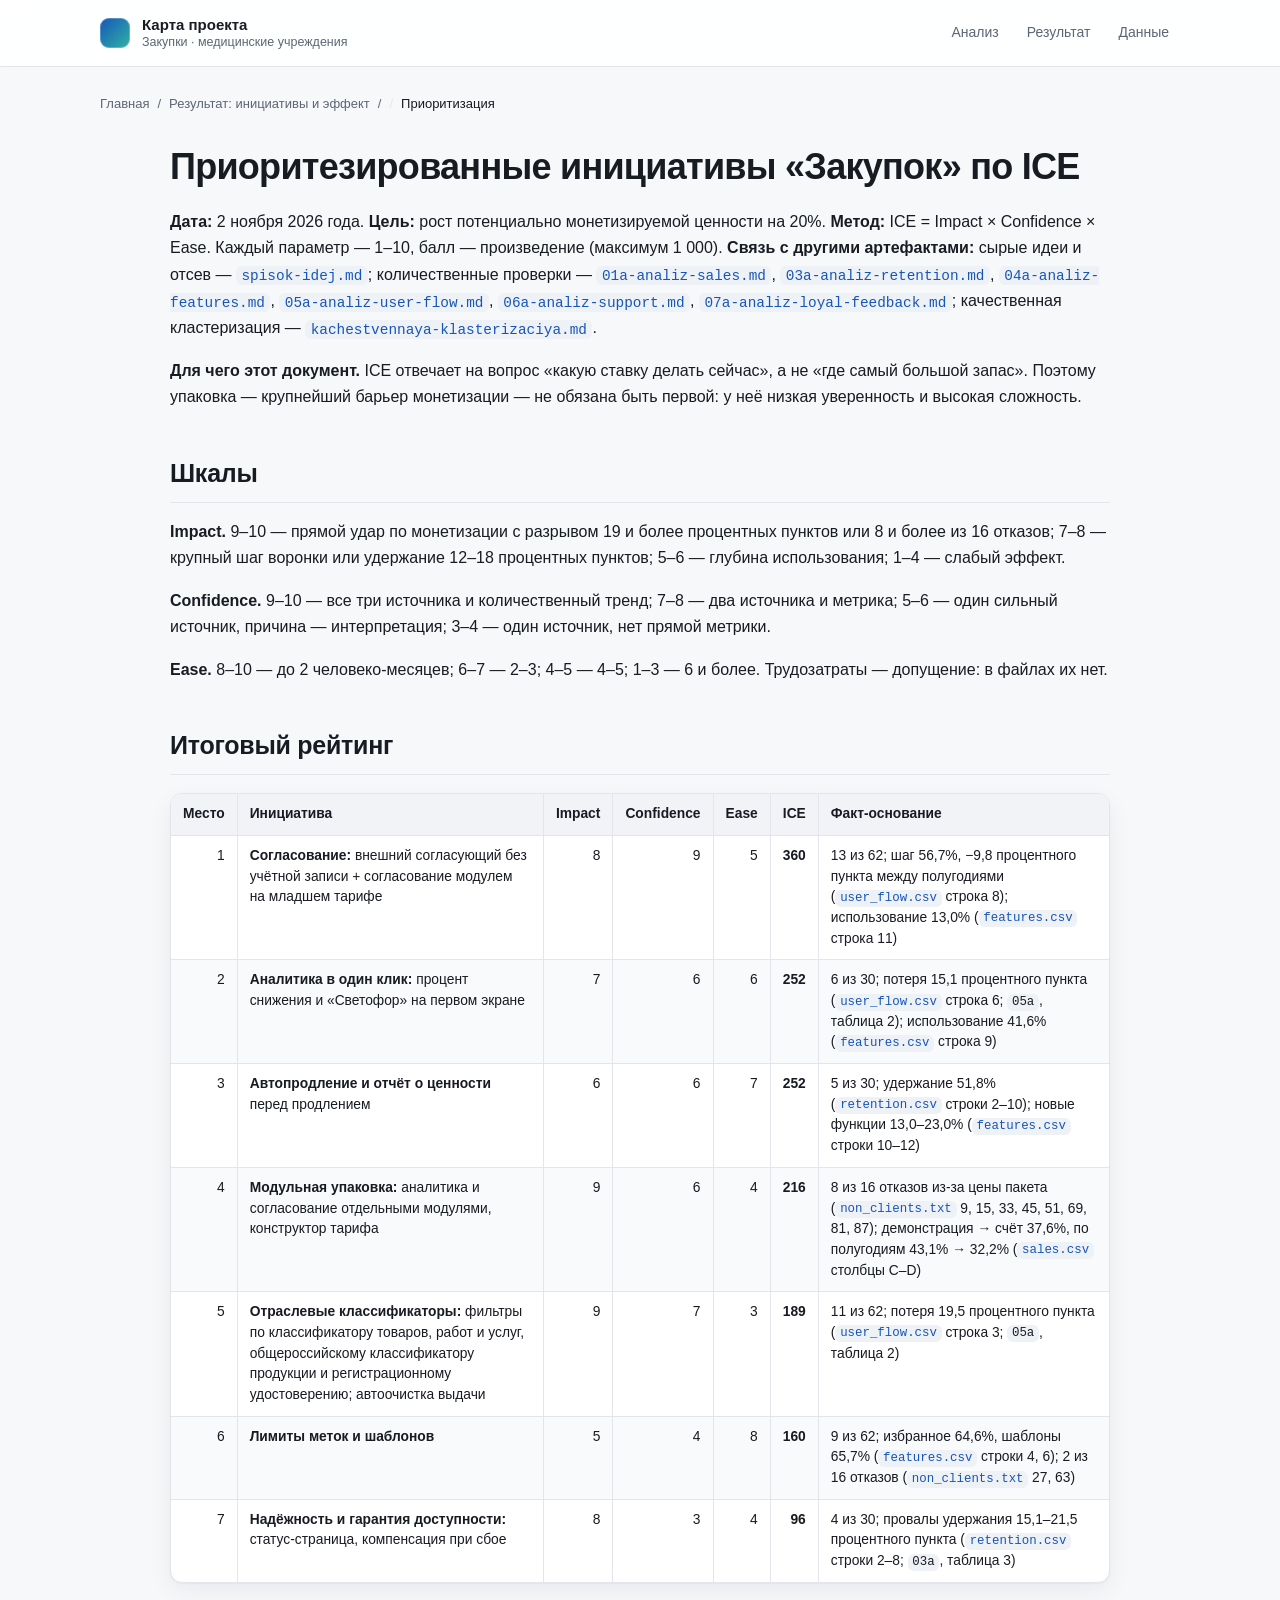
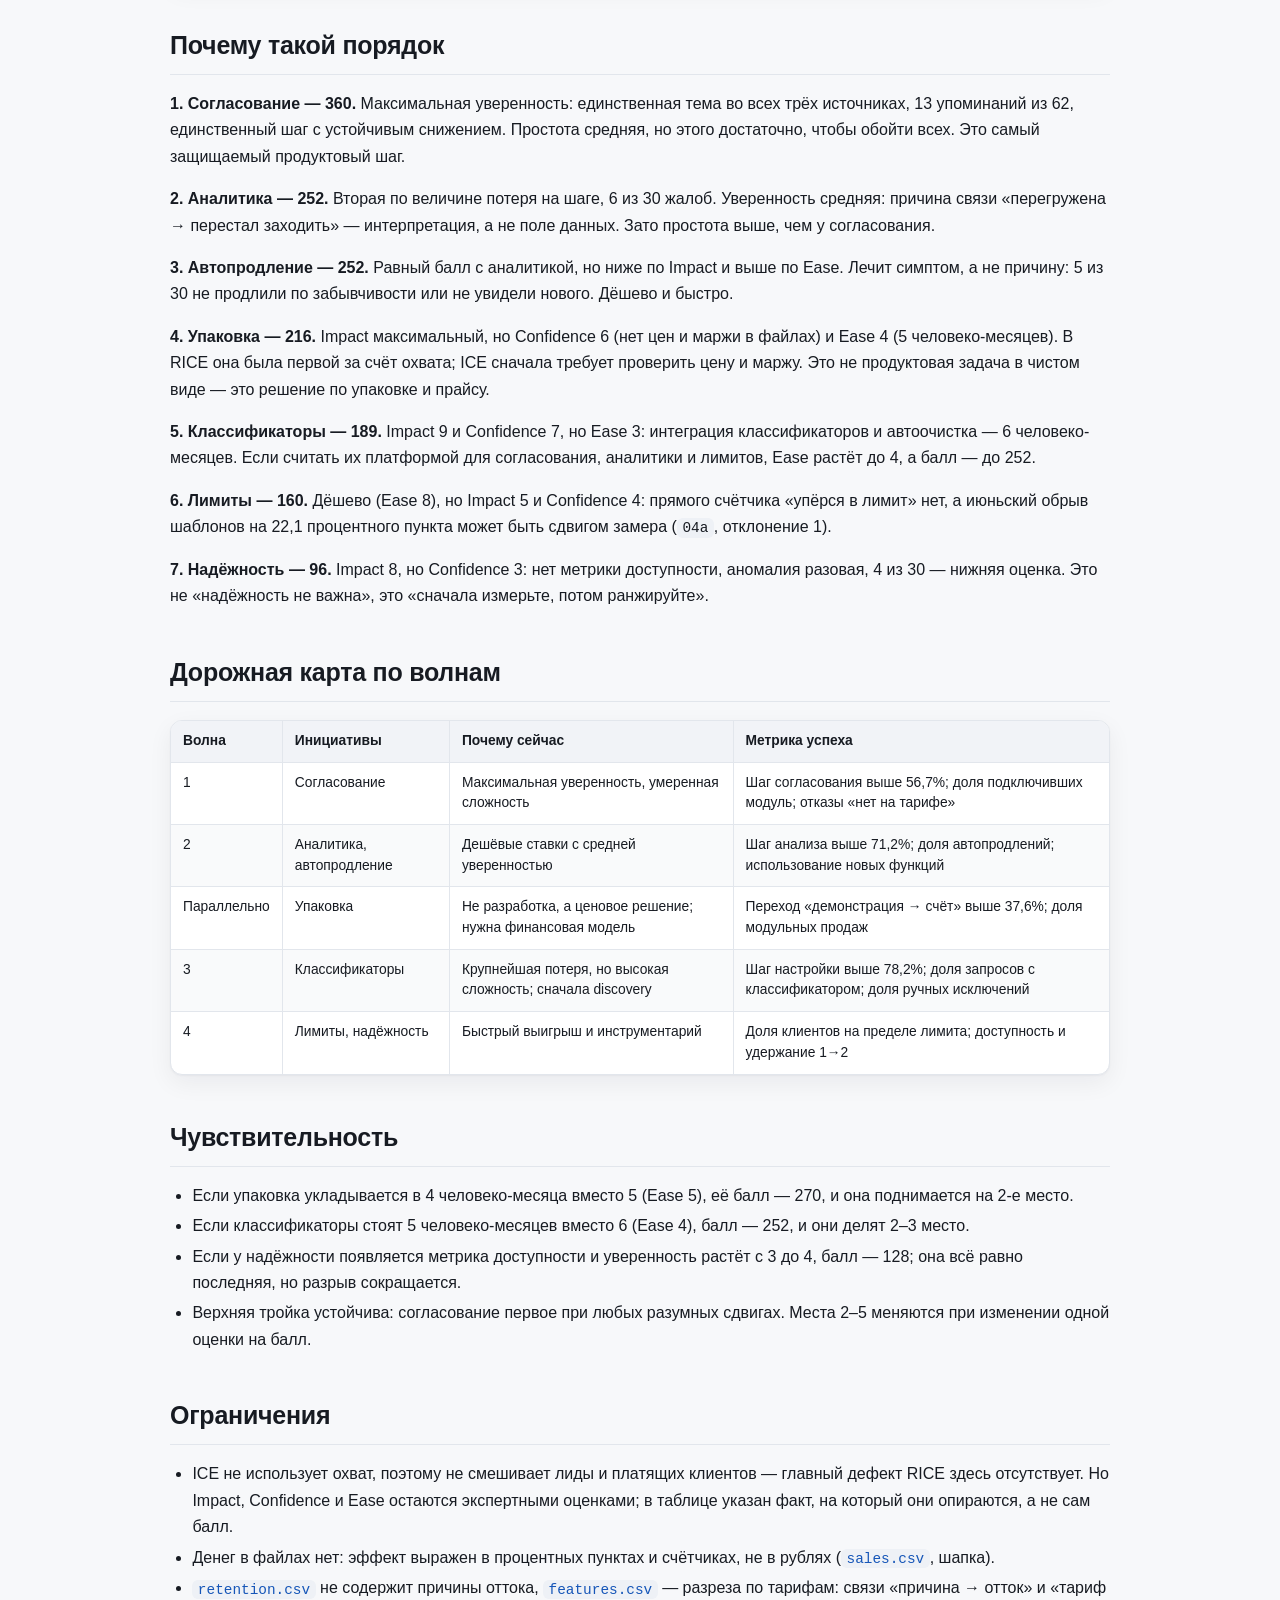
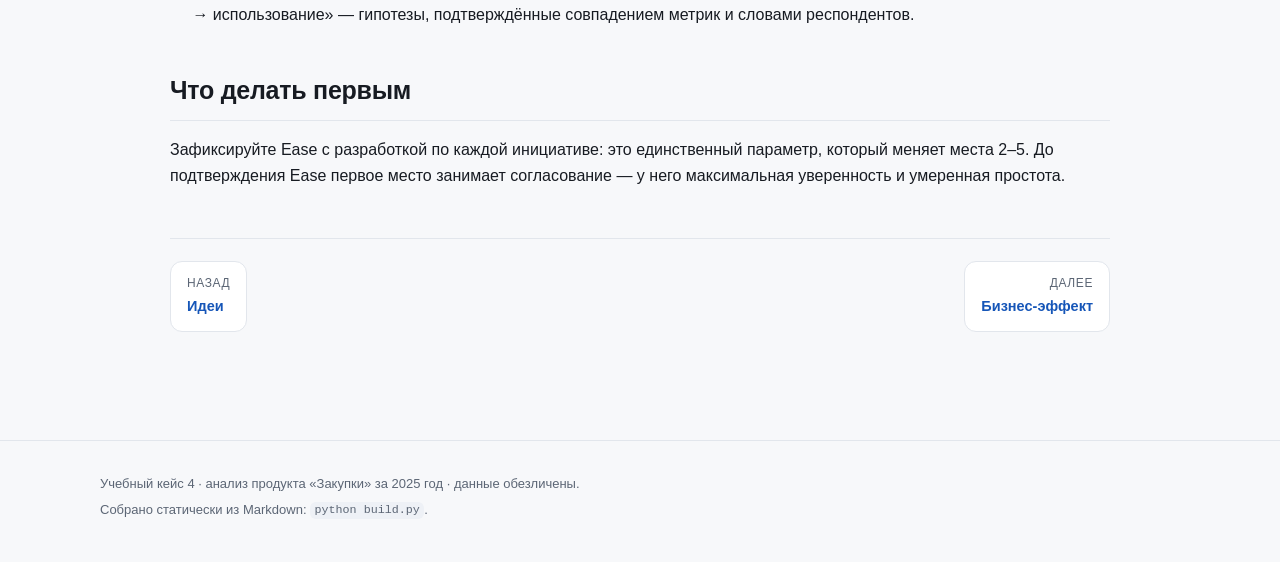
<file: zakupki-med-project-map/docs/artifacts/prioritizirovannye-iniciativy.html>
<!doctype html>
<html lang="ru">
<head>
<meta charset="utf-8">
<meta name="viewport" content="width=device-width, initial-scale=1">
<title>Приоритезированные инициативы «Закупок» по ICE · Карта проекта</title>
<meta name="description" content="Рейтинг семи инициатив по ICE, волны дорожной карты, чувствительность.">
<link rel="stylesheet" href="../assets/style.css">
</head>
<body>
<header class="site-header">
  <div class="wrap header-inner">
    <a class="brand" href="../index.html">
      <span class="brand-mark"></span>
      <span class="brand-text">Карта проекта<small>Закупки · медицинские учреждения</small></span>
    </a>
    <nav class="top-nav" aria-label="Разделы"><a href="../index.html#analysis">Анализ</a><a href="../index.html#result">Результат</a><a href="../index.html#data">Данные</a></nav>
  </div>
</header>
<main class="wrap">
<nav class="crumbs" aria-label="Хлебные крошки"><a href="../index.html">Главная</a><span>/</span><a href="../index.html#result">Результат: инициативы и эффект</a><span>/</span><span>Приоритизация</span></nav>
<article class="prose">
<h1 id="ice">Приоритезированные инициативы «Закупок» по ICE</h1>
<p><strong>Дата:</strong> 2 ноября 2026 года.
<strong>Цель:</strong> рост потенциально монетизируемой ценности на 20%.
<strong>Метод:</strong> ICE = Impact × Confidence × Ease. Каждый параметр — 1–10, балл — произведение (максимум 1 000).
<strong>Связь с другими артефактами:</strong> сырые идеи и отсев — <a href="spisok-idej.html"><code>spisok-idej.md</code></a>; количественные проверки — <a href="01a-analiz-sales.html"><code>01a-analiz-sales.md</code></a>, <a href="03a-analiz-retention.html"><code>03a-analiz-retention.md</code></a>, <a href="04a-analiz-features.html"><code>04a-analiz-features.md</code></a>, <a href="05a-analiz-user-flow.html"><code>05a-analiz-user-flow.md</code></a>, <a href="06a-analiz-support.html"><code>06a-analiz-support.md</code></a>, <a href="07a-analiz-loyal-feedback.html"><code>07a-analiz-loyal-feedback.md</code></a>; качественная кластеризация — <a href="../analysis/kachestvennaya-klasterizaciya.html"><code>kachestvennaya-klasterizaciya.md</code></a>.</p>
<p><strong>Для чего этот документ.</strong> ICE отвечает на вопрос «какую ставку делать сейчас», а не «где самый большой запас». Поэтому упаковка — крупнейший барьер монетизации — не обязана быть первой: у неё низкая уверенность и высокая сложность.</p>
<h2 id="_1">Шкалы</h2>
<p><strong>Impact.</strong> 9–10 — прямой удар по монетизации с разрывом 19 и более процентных пунктов или 8 и более из 16 отказов; 7–8 — крупный шаг воронки или удержание 12–18 процентных пунктов; 5–6 — глубина использования; 1–4 — слабый эффект.</p>
<p><strong>Confidence.</strong> 9–10 — все три источника и количественный тренд; 7–8 — два источника и метрика; 5–6 — один сильный источник, причина — интерпретация; 3–4 — один источник, нет прямой метрики.</p>
<p><strong>Ease.</strong> 8–10 — до 2 человеко-месяцев; 6–7 — 2–3; 4–5 — 4–5; 1–3 — 6 и более. Трудозатраты — допущение: в файлах их нет.</p>
<h2 id="_2">Итоговый рейтинг</h2>
<div class="table-wrap"><table>
<thead>
<tr>
<th style="text-align: right;">Место</th>
<th>Инициатива</th>
<th style="text-align: right;">Impact</th>
<th style="text-align: right;">Confidence</th>
<th style="text-align: right;">Ease</th>
<th style="text-align: right;">ICE</th>
<th>Факт-основание</th>
</tr>
</thead>
<tbody>
<tr>
<td style="text-align: right;">1</td>
<td><strong>Согласование:</strong> внешний согласующий без учётной записи + согласование модулем на младшем тарифе</td>
<td style="text-align: right;">8</td>
<td style="text-align: right;">9</td>
<td style="text-align: right;">5</td>
<td style="text-align: right;"><strong>360</strong></td>
<td>13 из 62; шаг 56,7%, −9,8 процентного пункта между полугодиями (<a href="../data/user_flow.csv"><code>user_flow.csv</code></a> строка 8); использование 13,0% (<a href="../data/features.csv"><code>features.csv</code></a> строка 11)</td>
</tr>
<tr>
<td style="text-align: right;">2</td>
<td><strong>Аналитика в один клик:</strong> процент снижения и «Светофор» на первом экране</td>
<td style="text-align: right;">7</td>
<td style="text-align: right;">6</td>
<td style="text-align: right;">6</td>
<td style="text-align: right;"><strong>252</strong></td>
<td>6 из 30; потеря 15,1 процентного пункта (<a href="../data/user_flow.csv"><code>user_flow.csv</code></a> строка 6; <code>05a</code>, таблица 2); использование 41,6% (<a href="../data/features.csv"><code>features.csv</code></a> строка 9)</td>
</tr>
<tr>
<td style="text-align: right;">3</td>
<td><strong>Автопродление и отчёт о ценности</strong> перед продлением</td>
<td style="text-align: right;">6</td>
<td style="text-align: right;">6</td>
<td style="text-align: right;">7</td>
<td style="text-align: right;"><strong>252</strong></td>
<td>5 из 30; удержание 51,8% (<a href="../data/retention.csv"><code>retention.csv</code></a> строки 2–10); новые функции 13,0–23,0% (<a href="../data/features.csv"><code>features.csv</code></a> строки 10–12)</td>
</tr>
<tr>
<td style="text-align: right;">4</td>
<td><strong>Модульная упаковка:</strong> аналитика и согласование отдельными модулями, конструктор тарифа</td>
<td style="text-align: right;">9</td>
<td style="text-align: right;">6</td>
<td style="text-align: right;">4</td>
<td style="text-align: right;"><strong>216</strong></td>
<td>8 из 16 отказов из-за цены пакета (<a href="../data/non_clients.txt"><code>non_clients.txt</code></a> 9, 15, 33, 45, 51, 69, 81, 87); демонстрация → счёт 37,6%, по полугодиям 43,1% → 32,2% (<a href="../data/sales.csv"><code>sales.csv</code></a> столбцы C–D)</td>
</tr>
<tr>
<td style="text-align: right;">5</td>
<td><strong>Отраслевые классификаторы:</strong> фильтры по классификатору товаров, работ и услуг, общероссийскому классификатору продукции и регистрационному удостоверению; автоочистка выдачи</td>
<td style="text-align: right;">9</td>
<td style="text-align: right;">7</td>
<td style="text-align: right;">3</td>
<td style="text-align: right;"><strong>189</strong></td>
<td>11 из 62; потеря 19,5 процентного пункта (<a href="../data/user_flow.csv"><code>user_flow.csv</code></a> строка 3; <code>05a</code>, таблица 2)</td>
</tr>
<tr>
<td style="text-align: right;">6</td>
<td><strong>Лимиты меток и шаблонов</strong></td>
<td style="text-align: right;">5</td>
<td style="text-align: right;">4</td>
<td style="text-align: right;">8</td>
<td style="text-align: right;"><strong>160</strong></td>
<td>9 из 62; избранное 64,6%, шаблоны 65,7% (<a href="../data/features.csv"><code>features.csv</code></a> строки 4, 6); 2 из 16 отказов (<a href="../data/non_clients.txt"><code>non_clients.txt</code></a> 27, 63)</td>
</tr>
<tr>
<td style="text-align: right;">7</td>
<td><strong>Надёжность и гарантия доступности:</strong> статус-страница, компенсация при сбое</td>
<td style="text-align: right;">8</td>
<td style="text-align: right;">3</td>
<td style="text-align: right;">4</td>
<td style="text-align: right;"><strong>96</strong></td>
<td>4 из 30; провалы удержания 15,1–21,5 процентного пункта (<a href="../data/retention.csv"><code>retention.csv</code></a> строки 2–8; <code>03a</code>, таблица 3)</td>
</tr>
</tbody>
</table></div>
<h2 id="_3">Почему такой порядок</h2>
<p><strong>1. Согласование — 360.</strong> Максимальная уверенность: единственная тема во всех трёх источниках, 13 упоминаний из 62, единственный шаг с устойчивым снижением. Простота средняя, но этого достаточно, чтобы обойти всех. Это самый защищаемый продуктовый шаг.</p>
<p><strong>2. Аналитика — 252.</strong> Вторая по величине потеря на шаге, 6 из 30 жалоб. Уверенность средняя: причина связи «перегружена → перестал заходить» — интерпретация, а не поле данных. Зато простота выше, чем у согласования.</p>
<p><strong>3. Автопродление — 252.</strong> Равный балл с аналитикой, но ниже по Impact и выше по Ease. Лечит симптом, а не причину: 5 из 30 не продлили по забывчивости или не увидели нового. Дёшево и быстро.</p>
<p><strong>4. Упаковка — 216.</strong> Impact максимальный, но Confidence 6 (нет цен и маржи в файлах) и Ease 4 (5 человеко-месяцев). В RICE она была первой за счёт охвата; ICE сначала требует проверить цену и маржу. Это не продуктовая задача в чистом виде — это решение по упаковке и прайсу.</p>
<p><strong>5. Классификаторы — 189.</strong> Impact 9 и Confidence 7, но Ease 3: интеграция классификаторов и автоочистка — 6 человеко-месяцев. Если считать их платформой для согласования, аналитики и лимитов, Ease растёт до 4, а балл — до 252.</p>
<p><strong>6. Лимиты — 160.</strong> Дёшево (Ease 8), но Impact 5 и Confidence 4: прямого счётчика «упёрся в лимит» нет, а июньский обрыв шаблонов на 22,1 процентного пункта может быть сдвигом замера (<code>04a</code>, отклонение 1).</p>
<p><strong>7. Надёжность — 96.</strong> Impact 8, но Confidence 3: нет метрики доступности, аномалия разовая, 4 из 30 — нижняя оценка. Это не «надёжность не важна», это «сначала измерьте, потом ранжируйте».</p>
<h2 id="_4">Дорожная карта по волнам</h2>
<div class="table-wrap"><table>
<thead>
<tr>
<th>Волна</th>
<th>Инициативы</th>
<th>Почему сейчас</th>
<th>Метрика успеха</th>
</tr>
</thead>
<tbody>
<tr>
<td>1</td>
<td>Согласование</td>
<td>Максимальная уверенность, умеренная сложность</td>
<td>Шаг согласования выше 56,7%; доля подключивших модуль; отказы «нет на тарифе»</td>
</tr>
<tr>
<td>2</td>
<td>Аналитика, автопродление</td>
<td>Дешёвые ставки с средней уверенностью</td>
<td>Шаг анализа выше 71,2%; доля автопродлений; использование новых функций</td>
</tr>
<tr>
<td>Параллельно</td>
<td>Упаковка</td>
<td>Не разработка, а ценовое решение; нужна финансовая модель</td>
<td>Переход «демонстрация → счёт» выше 37,6%; доля модульных продаж</td>
</tr>
<tr>
<td>3</td>
<td>Классификаторы</td>
<td>Крупнейшая потеря, но высокая сложность; сначала discovery</td>
<td>Шаг настройки выше 78,2%; доля запросов с классификатором; доля ручных исключений</td>
</tr>
<tr>
<td>4</td>
<td>Лимиты, надёжность</td>
<td>Быстрый выигрыш и инструментарий</td>
<td>Доля клиентов на пределе лимита; доступность и удержание 1→2</td>
</tr>
</tbody>
</table></div>
<h2 id="_5">Чувствительность</h2>
<ul>
<li>Если упаковка укладывается в 4 человеко-месяца вместо 5 (Ease 5), её балл — 270, и она поднимается на 2-е место.</li>
<li>Если классификаторы стоят 5 человеко-месяцев вместо 6 (Ease 4), балл — 252, и они делят 2–3 место.</li>
<li>Если у надёжности появляется метрика доступности и уверенность растёт с 3 до 4, балл — 128; она всё равно последняя, но разрыв сокращается.</li>
<li>Верхняя тройка устойчива: согласование первое при любых разумных сдвигах. Места 2–5 меняются при изменении одной оценки на балл.</li>
</ul>
<h2 id="_6">Ограничения</h2>
<ul>
<li>ICE не использует охват, поэтому не смешивает лиды и платящих клиентов — главный дефект RICE здесь отсутствует. Но Impact, Confidence и Ease остаются экспертными оценками; в таблице указан факт, на который они опираются, а не сам балл.</li>
<li>Денег в файлах нет: эффект выражен в процентных пунктах и счётчиках, не в рублях (<a href="../data/sales.csv"><code>sales.csv</code></a>, шапка).</li>
<li><a href="../data/retention.csv"><code>retention.csv</code></a> не содержит причины оттока, <a href="../data/features.csv"><code>features.csv</code></a> — разреза по тарифам: связи «причина → отток» и «тариф → использование» — гипотезы, подтверждённые совпадением метрик и словами респондентов.</li>
</ul>
<h2 id="_7">Что делать первым</h2>
<p>Зафиксируйте Ease с разработкой по каждой инициативе: это единственный параметр, который меняет места 2–5. До подтверждения Ease первое место занимает согласование — у него максимальная уверенность и умеренная простота.</p>
<nav class="pager" aria-label="Навигация по страницам"><a class="pager-prev" href="../artifacts/spisok-idej.html"><span>Назад</span>Идеи</a><a class="pager-next" href="../artifacts/ocenka-biznes-effekta.html"><span>Далее</span>Бизнес-эффект</a></nav></article>
</main>
<footer class="site-footer">
  <div class="wrap">
    <p>Учебный кейс 4 · анализ продукта «Закупки» за 2025 год · данные обезличены.</p>
    <p>Собрано статически из Markdown: <code>python build.py</code>.</p>
  </div>
</footer>
</body>
</html>
</file>
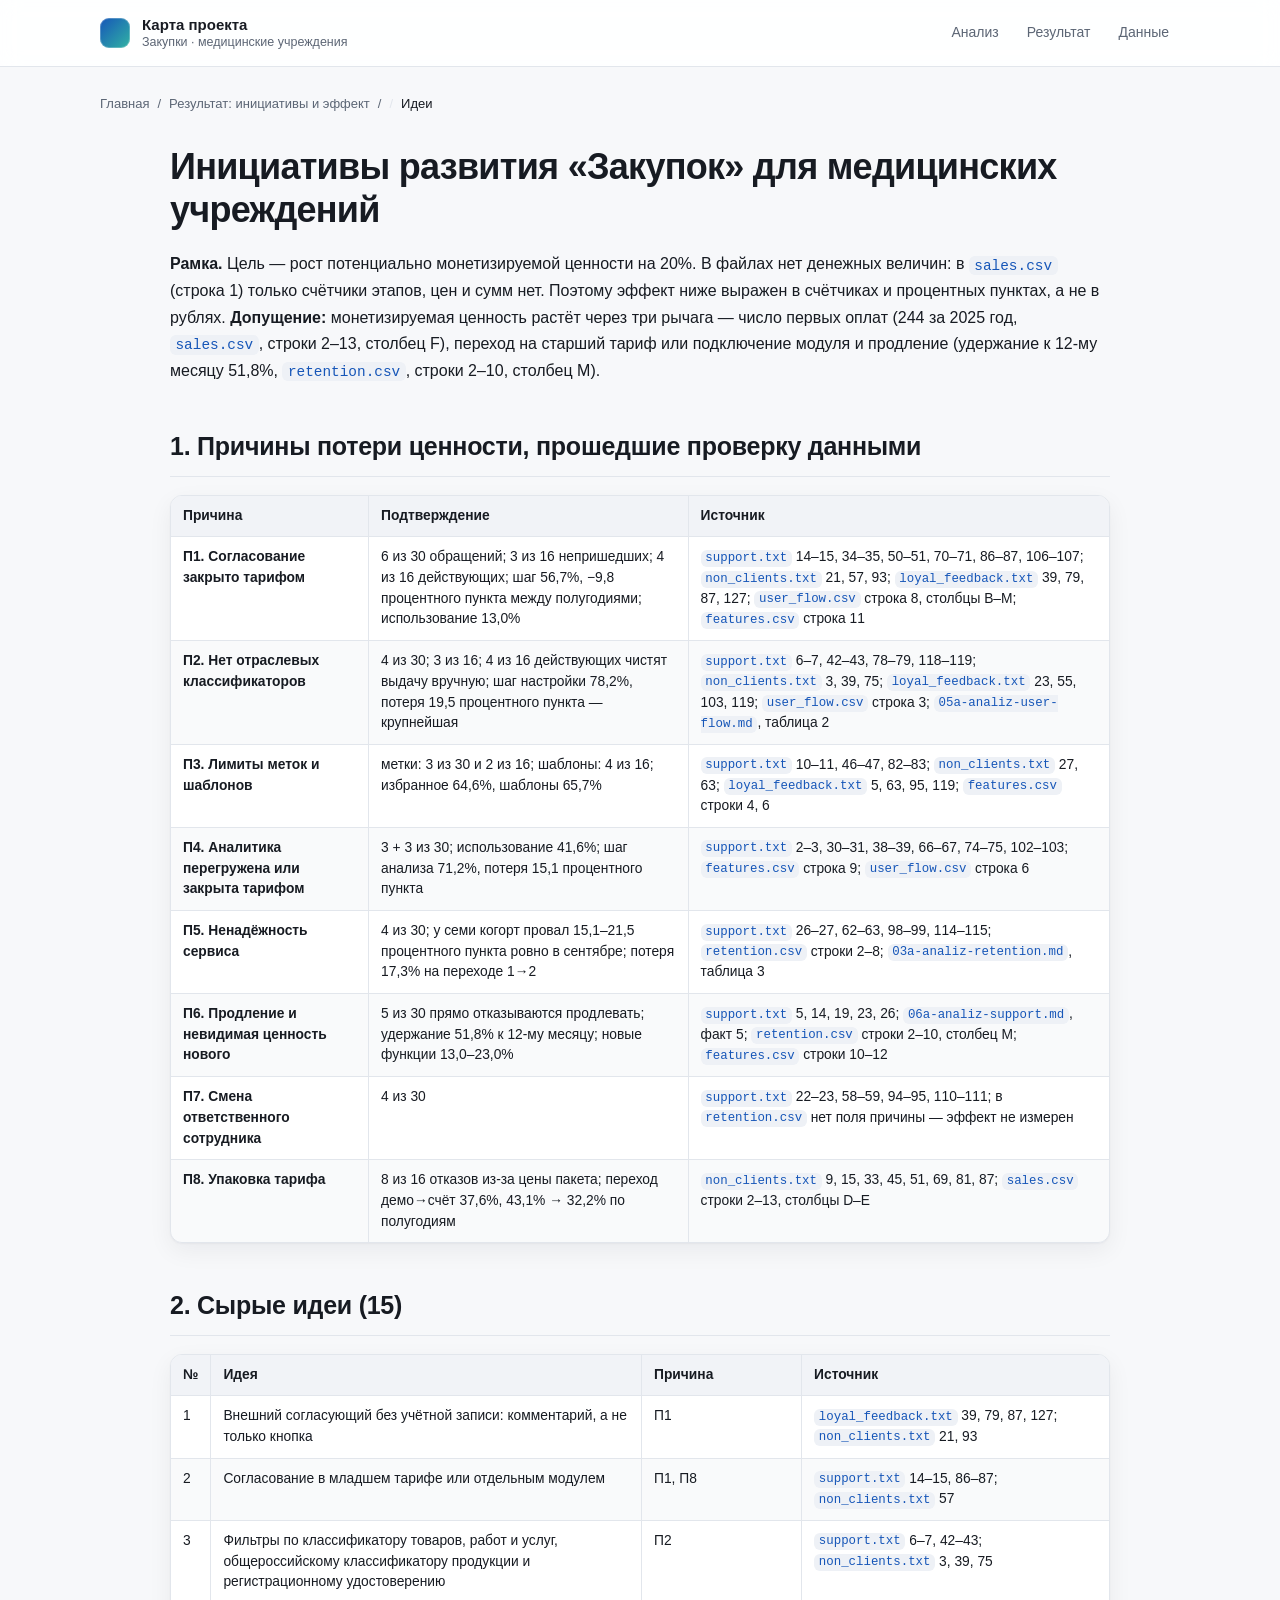
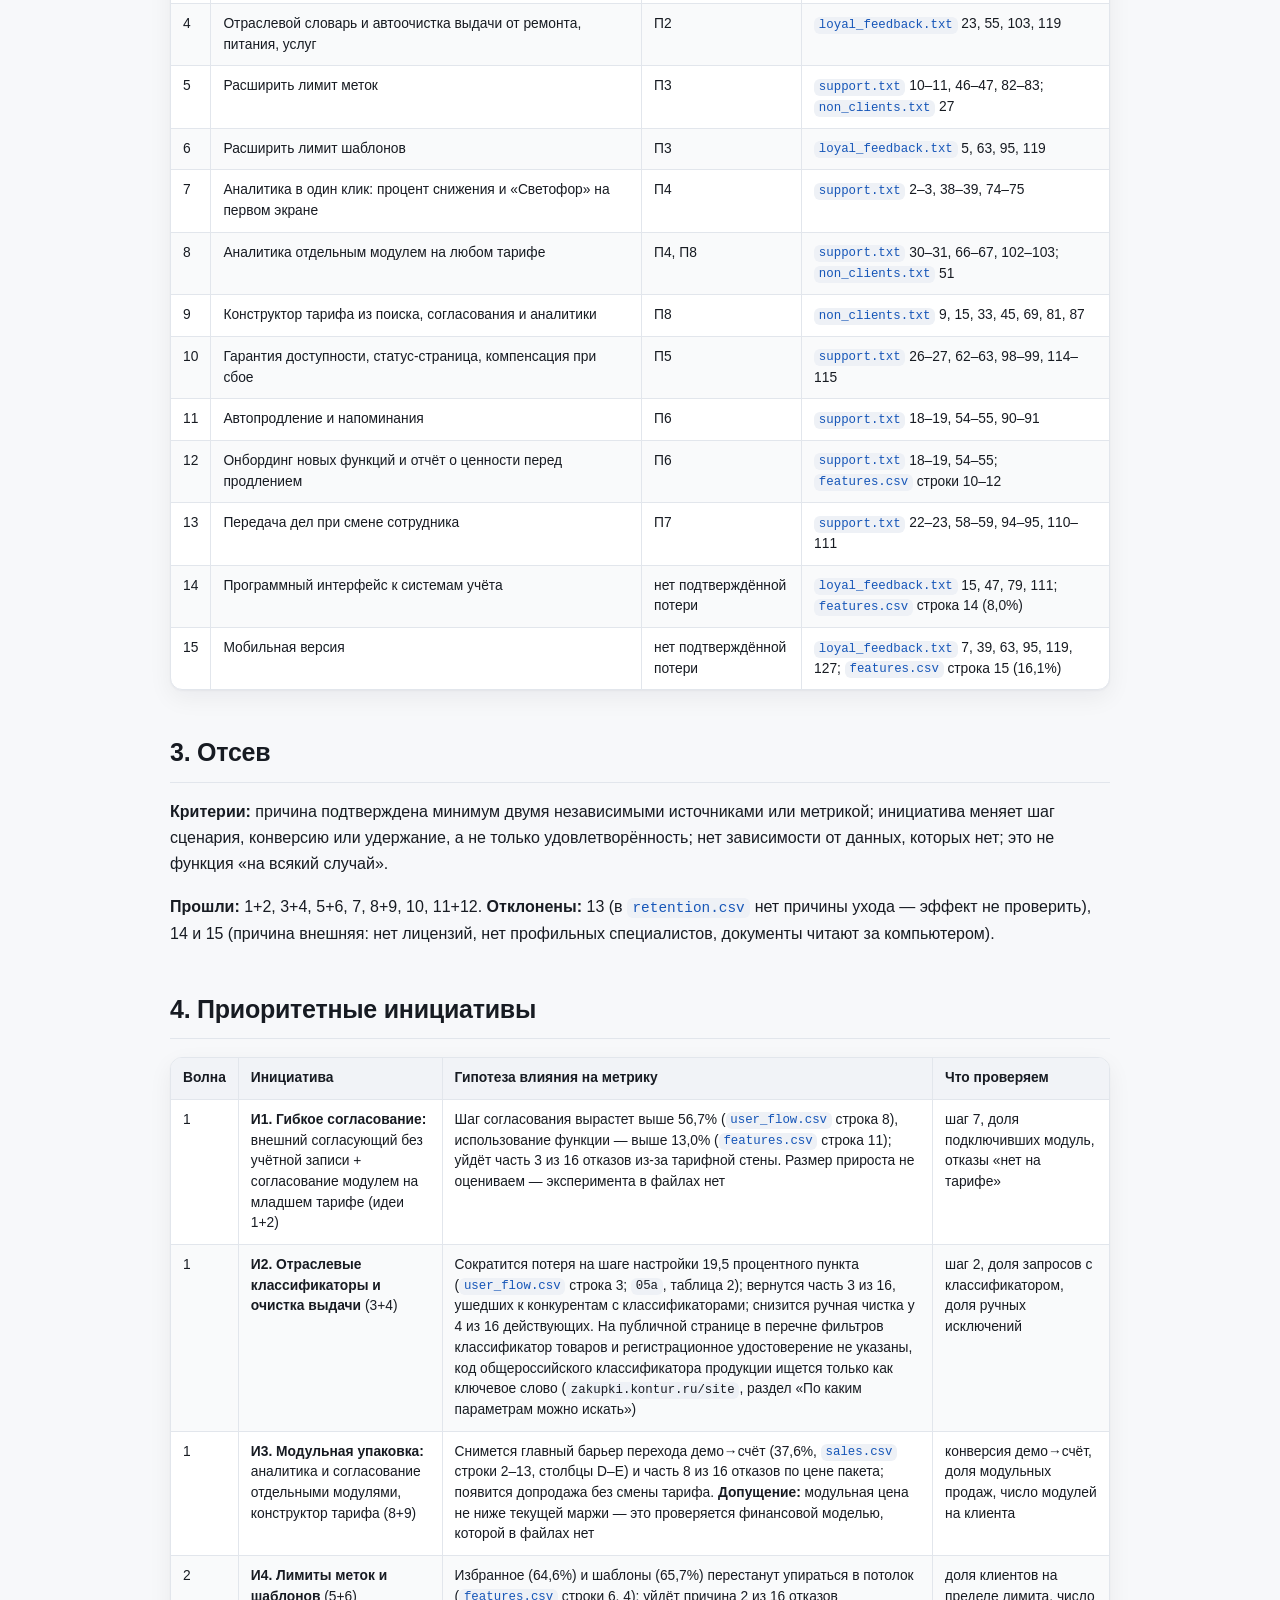
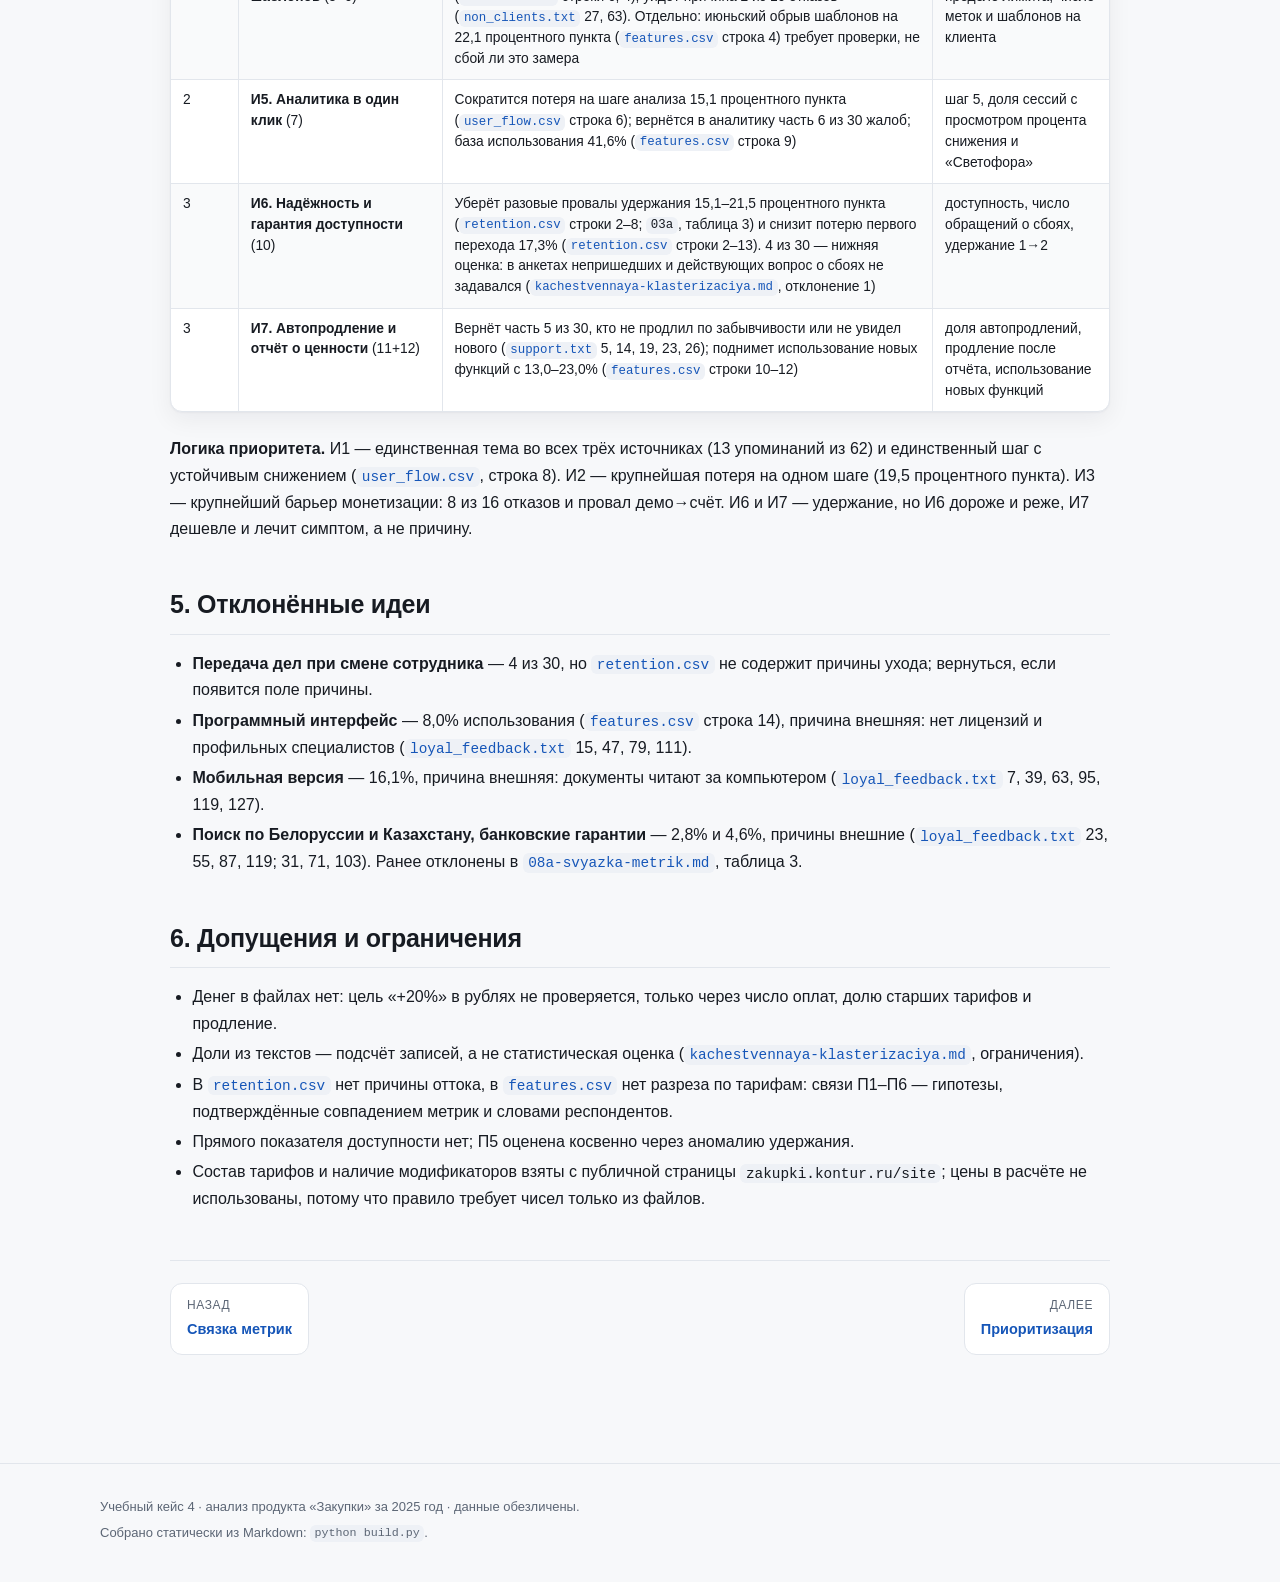
<file: zakupki-med-project-map/docs/artifacts/spisok-idej.html>
<!doctype html>
<html lang="ru">
<head>
<meta charset="utf-8">
<meta name="viewport" content="width=device-width, initial-scale=1">
<title>Инициативы развития «Закупок» для медицинских учреждений · Карта проекта</title>
<meta name="description" content="15 сырых идей, отсев по данным, приоритетные и отклонённые.">
<link rel="stylesheet" href="../assets/style.css">
</head>
<body>
<header class="site-header">
  <div class="wrap header-inner">
    <a class="brand" href="../index.html">
      <span class="brand-mark"></span>
      <span class="brand-text">Карта проекта<small>Закупки · медицинские учреждения</small></span>
    </a>
    <nav class="top-nav" aria-label="Разделы"><a href="../index.html#analysis">Анализ</a><a href="../index.html#result">Результат</a><a href="../index.html#data">Данные</a></nav>
  </div>
</header>
<main class="wrap">
<nav class="crumbs" aria-label="Хлебные крошки"><a href="../index.html">Главная</a><span>/</span><a href="../index.html#result">Результат: инициативы и эффект</a><span>/</span><span>Идеи</span></nav>
<article class="prose">
<h1 id="_1">Инициативы развития «Закупок» для медицинских учреждений</h1>
<p><strong>Рамка.</strong> Цель — рост потенциально монетизируемой ценности на 20%. В файлах нет денежных величин: в <a href="../data/sales.csv"><code>sales.csv</code></a> (строка 1) только счётчики этапов, цен и сумм нет. Поэтому эффект ниже выражен в счётчиках и процентных пунктах, а не в рублях. <strong>Допущение:</strong> монетизируемая ценность растёт через три рычага — число первых оплат (244 за 2025 год, <a href="../data/sales.csv"><code>sales.csv</code></a>, строки 2–13, столбец F), переход на старший тариф или подключение модуля и продление (удержание к 12-му месяцу 51,8%, <a href="../data/retention.csv"><code>retention.csv</code></a>, строки 2–10, столбец M).</p>
<h2 id="1">1. Причины потери ценности, прошедшие проверку данными</h2>
<div class="table-wrap"><table>
<thead>
<tr>
<th>Причина</th>
<th>Подтверждение</th>
<th>Источник</th>
</tr>
</thead>
<tbody>
<tr>
<td><strong>П1. Согласование закрыто тарифом</strong></td>
<td>6 из 30 обращений; 3 из 16 непришедших; 4 из 16 действующих; шаг 56,7%, −9,8 процентного пункта между полугодиями; использование 13,0%</td>
<td><a href="../data/support.txt"><code>support.txt</code></a> 14–15, 34–35, 50–51, 70–71, 86–87, 106–107; <a href="../data/non_clients.txt"><code>non_clients.txt</code></a> 21, 57, 93; <a href="../data/loyal_feedback.txt"><code>loyal_feedback.txt</code></a> 39, 79, 87, 127; <a href="../data/user_flow.csv"><code>user_flow.csv</code></a> строка 8, столбцы B–M; <a href="../data/features.csv"><code>features.csv</code></a> строка 11</td>
</tr>
<tr>
<td><strong>П2. Нет отраслевых классификаторов</strong></td>
<td>4 из 30; 3 из 16; 4 из 16 действующих чистят выдачу вручную; шаг настройки 78,2%, потеря 19,5 процентного пункта — крупнейшая</td>
<td><a href="../data/support.txt"><code>support.txt</code></a> 6–7, 42–43, 78–79, 118–119; <a href="../data/non_clients.txt"><code>non_clients.txt</code></a> 3, 39, 75; <a href="../data/loyal_feedback.txt"><code>loyal_feedback.txt</code></a> 23, 55, 103, 119; <a href="../data/user_flow.csv"><code>user_flow.csv</code></a> строка 3; <a href="05a-analiz-user-flow.html"><code>05a-analiz-user-flow.md</code></a>, таблица 2</td>
</tr>
<tr>
<td><strong>П3. Лимиты меток и шаблонов</strong></td>
<td>метки: 3 из 30 и 2 из 16; шаблоны: 4 из 16; избранное 64,6%, шаблоны 65,7%</td>
<td><a href="../data/support.txt"><code>support.txt</code></a> 10–11, 46–47, 82–83; <a href="../data/non_clients.txt"><code>non_clients.txt</code></a> 27, 63; <a href="../data/loyal_feedback.txt"><code>loyal_feedback.txt</code></a> 5, 63, 95, 119; <a href="../data/features.csv"><code>features.csv</code></a> строки 4, 6</td>
</tr>
<tr>
<td><strong>П4. Аналитика перегружена или закрыта тарифом</strong></td>
<td>3 + 3 из 30; использование 41,6%; шаг анализа 71,2%, потеря 15,1 процентного пункта</td>
<td><a href="../data/support.txt"><code>support.txt</code></a> 2–3, 30–31, 38–39, 66–67, 74–75, 102–103; <a href="../data/features.csv"><code>features.csv</code></a> строка 9; <a href="../data/user_flow.csv"><code>user_flow.csv</code></a> строка 6</td>
</tr>
<tr>
<td><strong>П5. Ненадёжность сервиса</strong></td>
<td>4 из 30; у семи когорт провал 15,1–21,5 процентного пункта ровно в сентябре; потеря 17,3% на переходе 1→2</td>
<td><a href="../data/support.txt"><code>support.txt</code></a> 26–27, 62–63, 98–99, 114–115; <a href="../data/retention.csv"><code>retention.csv</code></a> строки 2–8; <a href="03a-analiz-retention.html"><code>03a-analiz-retention.md</code></a>, таблица 3</td>
</tr>
<tr>
<td><strong>П6. Продление и невидимая ценность нового</strong></td>
<td>5 из 30 прямо отказываются продлевать; удержание 51,8% к 12-му месяцу; новые функции 13,0–23,0%</td>
<td><a href="../data/support.txt"><code>support.txt</code></a> 5, 14, 19, 23, 26; <a href="06a-analiz-support.html"><code>06a-analiz-support.md</code></a>, факт 5; <a href="../data/retention.csv"><code>retention.csv</code></a> строки 2–10, столбец M; <a href="../data/features.csv"><code>features.csv</code></a> строки 10–12</td>
</tr>
<tr>
<td><strong>П7. Смена ответственного сотрудника</strong></td>
<td>4 из 30</td>
<td><a href="../data/support.txt"><code>support.txt</code></a> 22–23, 58–59, 94–95, 110–111; в <a href="../data/retention.csv"><code>retention.csv</code></a> нет поля причины — эффект не измерен</td>
</tr>
<tr>
<td><strong>П8. Упаковка тарифа</strong></td>
<td>8 из 16 отказов из-за цены пакета; переход демо→счёт 37,6%, 43,1% → 32,2% по полугодиям</td>
<td><a href="../data/non_clients.txt"><code>non_clients.txt</code></a> 9, 15, 33, 45, 51, 69, 81, 87; <a href="../data/sales.csv"><code>sales.csv</code></a> строки 2–13, столбцы D–E</td>
</tr>
</tbody>
</table></div>
<h2 id="2-15">2. Сырые идеи (15)</h2>
<div class="table-wrap"><table>
<thead>
<tr>
<th>№</th>
<th>Идея</th>
<th>Причина</th>
<th>Источник</th>
</tr>
</thead>
<tbody>
<tr>
<td>1</td>
<td>Внешний согласующий без учётной записи: комментарий, а не только кнопка</td>
<td>П1</td>
<td><a href="../data/loyal_feedback.txt"><code>loyal_feedback.txt</code></a> 39, 79, 87, 127; <a href="../data/non_clients.txt"><code>non_clients.txt</code></a> 21, 93</td>
</tr>
<tr>
<td>2</td>
<td>Согласование в младшем тарифе или отдельным модулем</td>
<td>П1, П8</td>
<td><a href="../data/support.txt"><code>support.txt</code></a> 14–15, 86–87; <a href="../data/non_clients.txt"><code>non_clients.txt</code></a> 57</td>
</tr>
<tr>
<td>3</td>
<td>Фильтры по классификатору товаров, работ и услуг, общероссийскому классификатору продукции и регистрационному удостоверению</td>
<td>П2</td>
<td><a href="../data/support.txt"><code>support.txt</code></a> 6–7, 42–43; <a href="../data/non_clients.txt"><code>non_clients.txt</code></a> 3, 39, 75</td>
</tr>
<tr>
<td>4</td>
<td>Отраслевой словарь и автоочистка выдачи от ремонта, питания, услуг</td>
<td>П2</td>
<td><a href="../data/loyal_feedback.txt"><code>loyal_feedback.txt</code></a> 23, 55, 103, 119</td>
</tr>
<tr>
<td>5</td>
<td>Расширить лимит меток</td>
<td>П3</td>
<td><a href="../data/support.txt"><code>support.txt</code></a> 10–11, 46–47, 82–83; <a href="../data/non_clients.txt"><code>non_clients.txt</code></a> 27</td>
</tr>
<tr>
<td>6</td>
<td>Расширить лимит шаблонов</td>
<td>П3</td>
<td><a href="../data/loyal_feedback.txt"><code>loyal_feedback.txt</code></a> 5, 63, 95, 119</td>
</tr>
<tr>
<td>7</td>
<td>Аналитика в один клик: процент снижения и «Светофор» на первом экране</td>
<td>П4</td>
<td><a href="../data/support.txt"><code>support.txt</code></a> 2–3, 38–39, 74–75</td>
</tr>
<tr>
<td>8</td>
<td>Аналитика отдельным модулем на любом тарифе</td>
<td>П4, П8</td>
<td><a href="../data/support.txt"><code>support.txt</code></a> 30–31, 66–67, 102–103; <a href="../data/non_clients.txt"><code>non_clients.txt</code></a> 51</td>
</tr>
<tr>
<td>9</td>
<td>Конструктор тарифа из поиска, согласования и аналитики</td>
<td>П8</td>
<td><a href="../data/non_clients.txt"><code>non_clients.txt</code></a> 9, 15, 33, 45, 69, 81, 87</td>
</tr>
<tr>
<td>10</td>
<td>Гарантия доступности, статус-страница, компенсация при сбое</td>
<td>П5</td>
<td><a href="../data/support.txt"><code>support.txt</code></a> 26–27, 62–63, 98–99, 114–115</td>
</tr>
<tr>
<td>11</td>
<td>Автопродление и напоминания</td>
<td>П6</td>
<td><a href="../data/support.txt"><code>support.txt</code></a> 18–19, 54–55, 90–91</td>
</tr>
<tr>
<td>12</td>
<td>Онбординг новых функций и отчёт о ценности перед продлением</td>
<td>П6</td>
<td><a href="../data/support.txt"><code>support.txt</code></a> 18–19, 54–55; <a href="../data/features.csv"><code>features.csv</code></a> строки 10–12</td>
</tr>
<tr>
<td>13</td>
<td>Передача дел при смене сотрудника</td>
<td>П7</td>
<td><a href="../data/support.txt"><code>support.txt</code></a> 22–23, 58–59, 94–95, 110–111</td>
</tr>
<tr>
<td>14</td>
<td>Программный интерфейс к системам учёта</td>
<td>нет подтверждённой потери</td>
<td><a href="../data/loyal_feedback.txt"><code>loyal_feedback.txt</code></a> 15, 47, 79, 111; <a href="../data/features.csv"><code>features.csv</code></a> строка 14 (8,0%)</td>
</tr>
<tr>
<td>15</td>
<td>Мобильная версия</td>
<td>нет подтверждённой потери</td>
<td><a href="../data/loyal_feedback.txt"><code>loyal_feedback.txt</code></a> 7, 39, 63, 95, 119, 127; <a href="../data/features.csv"><code>features.csv</code></a> строка 15 (16,1%)</td>
</tr>
</tbody>
</table></div>
<h2 id="3">3. Отсев</h2>
<p><strong>Критерии:</strong> причина подтверждена минимум двумя независимыми источниками или метрикой; инициатива меняет шаг сценария, конверсию или удержание, а не только удовлетворённость; нет зависимости от данных, которых нет; это не функция «на всякий случай».</p>
<p><strong>Прошли:</strong> 1+2, 3+4, 5+6, 7, 8+9, 10, 11+12. <strong>Отклонены:</strong> 13 (в <a href="../data/retention.csv"><code>retention.csv</code></a> нет причины ухода — эффект не проверить), 14 и 15 (причина внешняя: нет лицензий, нет профильных специалистов, документы читают за компьютером).</p>
<h2 id="4">4. Приоритетные инициативы</h2>
<div class="table-wrap"><table>
<thead>
<tr>
<th>Волна</th>
<th>Инициатива</th>
<th>Гипотеза влияния на метрику</th>
<th>Что проверяем</th>
</tr>
</thead>
<tbody>
<tr>
<td>1</td>
<td><strong>И1. Гибкое согласование:</strong> внешний согласующий без учётной записи + согласование модулем на младшем тарифе (идеи 1+2)</td>
<td>Шаг согласования вырастет выше 56,7% (<a href="../data/user_flow.csv"><code>user_flow.csv</code></a> строка 8), использование функции — выше 13,0% (<a href="../data/features.csv"><code>features.csv</code></a> строка 11); уйдёт часть 3 из 16 отказов из-за тарифной стены. Размер прироста не оцениваем — эксперимента в файлах нет</td>
<td>шаг 7, доля подключивших модуль, отказы «нет на тарифе»</td>
</tr>
<tr>
<td>1</td>
<td><strong>И2. Отраслевые классификаторы и очистка выдачи</strong> (3+4)</td>
<td>Сократится потеря на шаге настройки 19,5 процентного пункта (<a href="../data/user_flow.csv"><code>user_flow.csv</code></a> строка 3; <code>05a</code>, таблица 2); вернутся часть 3 из 16, ушедших к конкурентам с классификаторами; снизится ручная чистка у 4 из 16 действующих. На публичной странице в перечне фильтров классификатор товаров и регистрационное удостоверение не указаны, код общероссийского классификатора продукции ищется только как ключевое слово (<code>zakupki.kontur.ru/site</code>, раздел «По каким параметрам можно искать»)</td>
<td>шаг 2, доля запросов с классификатором, доля ручных исключений</td>
</tr>
<tr>
<td>1</td>
<td><strong>И3. Модульная упаковка:</strong> аналитика и согласование отдельными модулями, конструктор тарифа (8+9)</td>
<td>Снимется главный барьер перехода демо→счёт (37,6%, <a href="../data/sales.csv"><code>sales.csv</code></a> строки 2–13, столбцы D–E) и часть 8 из 16 отказов по цене пакета; появится допродажа без смены тарифа. <strong>Допущение:</strong> модульная цена не ниже текущей маржи — это проверяется финансовой моделью, которой в файлах нет</td>
<td>конверсия демо→счёт, доля модульных продаж, число модулей на клиента</td>
</tr>
<tr>
<td>2</td>
<td><strong>И4. Лимиты меток и шаблонов</strong> (5+6)</td>
<td>Избранное (64,6%) и шаблоны (65,7%) перестанут упираться в потолок (<a href="../data/features.csv"><code>features.csv</code></a> строки 6, 4); уйдёт причина 2 из 16 отказов (<a href="../data/non_clients.txt"><code>non_clients.txt</code></a> 27, 63). Отдельно: июньский обрыв шаблонов на 22,1 процентного пункта (<a href="../data/features.csv"><code>features.csv</code></a> строка 4) требует проверки, не сбой ли это замера</td>
<td>доля клиентов на пределе лимита, число меток и шаблонов на клиента</td>
</tr>
<tr>
<td>2</td>
<td><strong>И5. Аналитика в один клик</strong> (7)</td>
<td>Сократится потеря на шаге анализа 15,1 процентного пункта (<a href="../data/user_flow.csv"><code>user_flow.csv</code></a> строка 6); вернётся в аналитику часть 6 из 30 жалоб; база использования 41,6% (<a href="../data/features.csv"><code>features.csv</code></a> строка 9)</td>
<td>шаг 5, доля сессий с просмотром процента снижения и «Светофора»</td>
</tr>
<tr>
<td>3</td>
<td><strong>И6. Надёжность и гарантия доступности</strong> (10)</td>
<td>Уберёт разовые провалы удержания 15,1–21,5 процентного пункта (<a href="../data/retention.csv"><code>retention.csv</code></a> строки 2–8; <code>03a</code>, таблица 3) и снизит потерю первого перехода 17,3% (<a href="../data/retention.csv"><code>retention.csv</code></a> строки 2–13). 4 из 30 — нижняя оценка: в анкетах непришедших и действующих вопрос о сбоях не задавался (<a href="../analysis/kachestvennaya-klasterizaciya.html"><code>kachestvennaya-klasterizaciya.md</code></a>, отклонение 1)</td>
<td>доступность, число обращений о сбоях, удержание 1→2</td>
</tr>
<tr>
<td>3</td>
<td><strong>И7. Автопродление и отчёт о ценности</strong> (11+12)</td>
<td>Вернёт часть 5 из 30, кто не продлил по забывчивости или не увидел нового (<a href="../data/support.txt"><code>support.txt</code></a> 5, 14, 19, 23, 26); поднимет использование новых функций с 13,0–23,0% (<a href="../data/features.csv"><code>features.csv</code></a> строки 10–12)</td>
<td>доля автопродлений, продление после отчёта, использование новых функций</td>
</tr>
</tbody>
</table></div>
<p><strong>Логика приоритета.</strong> И1 — единственная тема во всех трёх источниках (13 упоминаний из 62) и единственный шаг с устойчивым снижением (<a href="../data/user_flow.csv"><code>user_flow.csv</code></a>, строка 8). И2 — крупнейшая потеря на одном шаге (19,5 процентного пункта). И3 — крупнейший барьер монетизации: 8 из 16 отказов и провал демо→счёт. И6 и И7 — удержание, но И6 дороже и реже, И7 дешевле и лечит симптом, а не причину.</p>
<h2 id="5">5. Отклонённые идеи</h2>
<ul>
<li><strong>Передача дел при смене сотрудника</strong> — 4 из 30, но <a href="../data/retention.csv"><code>retention.csv</code></a> не содержит причины ухода; вернуться, если появится поле причины.</li>
<li><strong>Программный интерфейс</strong> — 8,0% использования (<a href="../data/features.csv"><code>features.csv</code></a> строка 14), причина внешняя: нет лицензий и профильных специалистов (<a href="../data/loyal_feedback.txt"><code>loyal_feedback.txt</code></a> 15, 47, 79, 111).</li>
<li><strong>Мобильная версия</strong> — 16,1%, причина внешняя: документы читают за компьютером (<a href="../data/loyal_feedback.txt"><code>loyal_feedback.txt</code></a> 7, 39, 63, 95, 119, 127).</li>
<li><strong>Поиск по Белоруссии и Казахстану, банковские гарантии</strong> — 2,8% и 4,6%, причины внешние (<a href="../data/loyal_feedback.txt"><code>loyal_feedback.txt</code></a> 23, 55, 87, 119; 31, 71, 103). Ранее отклонены в <a href="../analysis/08a-svyazka-metrik.html"><code>08a-svyazka-metrik.md</code></a>, таблица 3.</li>
</ul>
<h2 id="6">6. Допущения и ограничения</h2>
<ul>
<li>Денег в файлах нет: цель «+20%» в рублях не проверяется, только через число оплат, долю старших тарифов и продление.</li>
<li>Доли из текстов — подсчёт записей, а не статистическая оценка (<a href="../analysis/kachestvennaya-klasterizaciya.html"><code>kachestvennaya-klasterizaciya.md</code></a>, ограничения).</li>
<li>В <a href="../data/retention.csv"><code>retention.csv</code></a> нет причины оттока, в <a href="../data/features.csv"><code>features.csv</code></a> нет разреза по тарифам: связи П1–П6 — гипотезы, подтверждённые совпадением метрик и словами респондентов.</li>
<li>Прямого показателя доступности нет; П5 оценена косвенно через аномалию удержания.</li>
<li>Состав тарифов и наличие модификаторов взяты с публичной страницы <code>zakupki.kontur.ru/site</code>; цены в расчёте не использованы, потому что правило требует чисел только из файлов.</li>
</ul>
<nav class="pager" aria-label="Навигация по страницам"><a class="pager-prev" href="../analysis/08a-svyazka-metrik.html"><span>Назад</span>Связка метрик</a><a class="pager-next" href="../artifacts/prioritizirovannye-iniciativy.html"><span>Далее</span>Приоритизация</a></nav></article>
</main>
<footer class="site-footer">
  <div class="wrap">
    <p>Учебный кейс 4 · анализ продукта «Закупки» за 2025 год · данные обезличены.</p>
    <p>Собрано статически из Markdown: <code>python build.py</code>.</p>
  </div>
</footer>
</body>
</html>
</file>
<file: zakupki-med-project-map/docs/assets/style.css>
:root {
  --bg: #f7f8fa;
  --surface: #ffffff;
  --surface-2: #f1f3f7;
  --ink: #171b22;
  --muted: #5c6675;
  --line: #e2e6ec;
  --accent: #1656b8;
  --accent-soft: #e8f0fd;
  --accent-ink: #0f3d82;
  --code-bg: #eef1f6;
  --shadow: 0 1px 2px rgba(16, 24, 40, 0.04), 0 8px 24px rgba(16, 24, 40, 0.06);
  --radius: 14px;
  --max: 1080px;
}

@media (prefers-color-scheme: dark) {
  :root {
    --bg: #0f1216;
    --surface: #161b22;
    --surface-2: #1c232c;
    --ink: #e6eaf0;
    --muted: #9aa5b4;
    --line: #2a3340;
    --accent: #79aaff;
    --accent-soft: #1b2b45;
    --accent-ink: #cfe0ff;
    --code-bg: #1e252f;
    --shadow: 0 1px 2px rgba(0, 0, 0, 0.3), 0 8px 24px rgba(0, 0, 0, 0.35);
  }
}

* {
  box-sizing: border-box;
}

html {
  scroll-behavior: smooth;
  scroll-padding-top: 88px;
}

body {
  margin: 0;
  background: var(--bg);
  color: var(--ink);
  font: 16px/1.65 "Segoe UI", Roboto, "Helvetica Neue", Arial, sans-serif;
  -webkit-font-smoothing: antialiased;
}

.wrap {
  width: min(var(--max), 100% - 40px);
  margin: 0 auto;
}

a {
  color: var(--accent);
  text-decoration: none;
}

a:hover {
  text-decoration: underline;
}

code {
  font-family: "Cascadia Code", Consolas, "SFMono-Regular", Menlo, monospace;
  font-size: 0.9em;
  background: var(--code-bg);
  border-radius: 6px;
  padding: 0.12em 0.38em;
}

/* ---------- header ---------- */

.site-header {
  position: sticky;
  top: 0;
  z-index: 20;
  background: color-mix(in srgb, var(--surface) 88%, transparent);
  border-bottom: 1px solid var(--line);
  backdrop-filter: blur(10px);
}

.header-inner {
  display: flex;
  align-items: center;
  justify-content: space-between;
  gap: 24px;
  min-height: 66px;
}

.brand {
  display: inline-flex;
  align-items: center;
  gap: 12px;
  color: var(--ink);
}

.brand:hover {
  text-decoration: none;
}

.brand-mark {
  width: 30px;
  height: 30px;
  border-radius: 9px;
  background: linear-gradient(135deg, #1656b8, #31b3a4);
  box-shadow: inset 0 0 0 1px rgba(255, 255, 255, 0.25);
  flex: none;
}

.brand-text {
  display: flex;
  flex-direction: column;
  font-weight: 650;
  font-size: 15px;
  line-height: 1.25;
}

.brand-text small {
  color: var(--muted);
  font-weight: 400;
  font-size: 12.5px;
}

.top-nav {
  display: flex;
  gap: 6px;
  flex-wrap: wrap;
}

.top-nav a {
  color: var(--muted);
  font-size: 14px;
  padding: 7px 11px;
  border-radius: 8px;
}

.top-nav a:hover {
  color: var(--ink);
  background: var(--surface-2);
  text-decoration: none;
}

/* ---------- crumbs / pager ---------- */

.crumbs {
  display: flex;
  flex-wrap: wrap;
  gap: 8px;
  align-items: center;
  margin: 26px 0 6px;
  font-size: 13px;
  color: var(--muted);
}

.crumbs a {
  color: var(--muted);
}

.crumbs span + span::before {
  content: "/";
  margin-right: 8px;
  color: var(--line);
}

.crumbs span:last-child {
  color: var(--ink);
}

.pager {
  display: flex;
  justify-content: space-between;
  gap: 16px;
  margin: 48px 0 8px;
  padding-top: 22px;
  border-top: 1px solid var(--line);
}

.pager a {
  display: flex;
  flex-direction: column;
  gap: 2px;
  padding: 12px 16px;
  border: 1px solid var(--line);
  border-radius: 12px;
  background: var(--surface);
  max-width: 48%;
  font-weight: 600;
  font-size: 14.5px;
}

.pager a:hover {
  border-color: var(--accent);
  text-decoration: none;
}

.pager a span {
  font-weight: 400;
  font-size: 12px;
  color: var(--muted);
  text-transform: uppercase;
  letter-spacing: 0.05em;
}

.pager-next {
  text-align: right;
  margin-left: auto;
}

/* ---------- prose ---------- */

.prose {
  max-width: 940px;
  margin: 0 auto;
  padding: 8px 0 40px;
}

.prose h1 {
  font-size: clamp(26px, 4vw, 36px);
  line-height: 1.18;
  letter-spacing: -0.02em;
  margin: 18px 0 20px;
}

.prose h2 {
  font-size: clamp(20px, 2.6vw, 25px);
  letter-spacing: -0.01em;
  margin: 42px 0 14px;
  padding-bottom: 8px;
  border-bottom: 1px solid var(--line);
}

.prose h3 {
  font-size: 18px;
  margin: 30px 0 10px;
}

.prose h4 {
  font-size: 16px;
  margin: 22px 0 8px;
}

.prose p,
.prose li {
  color: var(--ink);
}

.prose ul,
.prose ol {
  padding-left: 1.4em;
}

.prose li + li {
  margin-top: 4px;
}

.prose blockquote {
  margin: 18px 0;
  padding: 10px 16px;
  border-left: 3px solid var(--accent);
  background: var(--accent-soft);
  border-radius: 0 10px 10px 0;
  color: var(--ink);
}

.prose blockquote p {
  margin: 6px 0;
}

.prose hr {
  border: 0;
  border-top: 1px solid var(--line);
  margin: 34px 0;
}

.prose strong {
  font-weight: 650;
}

/* ---------- tables ---------- */

.table-wrap {
  margin: 18px 0 24px;
  overflow-x: auto;
  border: 1px solid var(--line);
  border-radius: 12px;
  background: var(--surface);
  box-shadow: var(--shadow);
}

.table-wrap table {
  border-collapse: collapse;
  width: 100%;
  font-size: 13.8px;
  line-height: 1.5;
}

.table-wrap th,
.table-wrap td {
  padding: 10px 12px;
  border-bottom: 1px solid var(--line);
  border-right: 1px solid var(--line);
  text-align: left;
  vertical-align: top;
}

.table-wrap th:last-child,
.table-wrap td:last-child {
  border-right: 0;
}

.table-wrap tbody tr:last-child td {
  border-bottom: 0;
}

.table-wrap thead th {
  position: sticky;
  top: 0;
  background: var(--surface-2);
  font-weight: 650;
  white-space: nowrap;
}

.table-wrap tbody tr:nth-child(even) {
  background: color-mix(in srgb, var(--surface-2) 45%, transparent);
}

.table-wrap tbody tr:hover {
  background: var(--accent-soft);
}

/* ---------- home ---------- */

.hero {
  padding: 56px 0 8px;
}

.eyebrow {
  margin: 0 0 12px;
  color: var(--accent);
  font-size: 13px;
  font-weight: 650;
  letter-spacing: 0.08em;
  text-transform: uppercase;
}

.hero h1 {
  margin: 0 0 18px;
  font-size: clamp(30px, 5vw, 46px);
  line-height: 1.1;
  letter-spacing: -0.025em;
  max-width: 20ch;
}

.hero-lead {
  margin: 0;
  max-width: 64ch;
  font-size: 17.5px;
  color: var(--muted);
}

.chips {
  display: flex;
  flex-wrap: wrap;
  gap: 8px;
  margin-top: 22px;
}

.chip {
  font-size: 12.5px;
  font-weight: 550;
  color: var(--accent-ink);
  background: var(--accent-soft);
  border: 1px solid color-mix(in srgb, var(--accent) 22%, transparent);
  border-radius: 999px;
  padding: 5px 11px;
}

.facts {
  display: grid;
  grid-template-columns: repeat(auto-fit, minmax(150px, 1fr));
  gap: 12px;
  margin: 40px 0 8px;
}

.fact {
  display: flex;
  flex-direction: column;
  gap: 2px;
  padding: 16px 16px 14px;
  background: var(--surface);
  border: 1px solid var(--line);
  border-radius: var(--radius);
  box-shadow: var(--shadow);
}

.fact b {
  font-size: 24px;
  letter-spacing: -0.02em;
}

.fact span {
  color: var(--muted);
  font-size: 13px;
}

.section {
  margin: 56px 0;
}

.section-head {
  max-width: 70ch;
  margin-bottom: 20px;
}

.section-head h2,
.section h2 {
  font-size: clamp(22px, 3vw, 28px);
  letter-spacing: -0.02em;
  margin: 0 0 8px;
}

.section-head p {
  margin: 0;
  color: var(--muted);
}

.cards {
  display: grid;
  grid-template-columns: repeat(auto-fill, minmax(280px, 1fr));
  gap: 14px;
}

.card {
  display: flex;
  flex-direction: column;
  gap: 6px;
  padding: 18px 18px 16px;
  background: var(--surface);
  border: 1px solid var(--line);
  border-radius: var(--radius);
  box-shadow: var(--shadow);
  color: var(--ink);
  transition: transform 0.15s ease, border-color 0.15s ease, box-shadow 0.15s ease;
}

.card:hover {
  transform: translateY(-2px);
  border-color: color-mix(in srgb, var(--accent) 40%, var(--line));
  box-shadow: 0 10px 30px rgba(16, 24, 40, 0.12);
  text-decoration: none;
}

.card-kicker {
  font-size: 11.5px;
  font-weight: 650;
  letter-spacing: 0.07em;
  text-transform: uppercase;
  color: var(--accent);
}

.card-title {
  font-size: 16.5px;
  font-weight: 650;
  line-height: 1.35;
}

.card-lead {
  font-size: 13.8px;
  color: var(--muted);
}

.pipeline ol {
  counter-reset: step;
  list-style: none;
  padding: 0;
  display: grid;
  grid-template-columns: repeat(auto-fit, minmax(190px, 1fr));
  gap: 12px;
}

.pipeline li {
  counter-increment: step;
  position: relative;
  padding: 16px 16px 16px 48px;
  background: var(--surface);
  border: 1px solid var(--line);
  border-radius: var(--radius);
  font-size: 14px;
}

.pipeline li::before {
  content: counter(step);
  position: absolute;
  left: 16px;
  top: 16px;
  width: 22px;
  height: 22px;
  display: grid;
  place-items: center;
  border-radius: 50%;
  background: var(--accent-soft);
  color: var(--accent-ink);
  font-size: 12px;
  font-weight: 700;
}

.note {
  padding: 20px 22px;
  background: var(--surface);
  border: 1px solid var(--line);
  border-left: 3px solid var(--accent);
  border-radius: var(--radius);
}

.note p {
  margin: 0;
  color: var(--muted);
}

/* ---------- footer ---------- */

.site-footer {
  margin-top: 60px;
  padding: 28px 0 40px;
  border-top: 1px solid var(--line);
  color: var(--muted);
  font-size: 13px;
}

.site-footer p {
  margin: 4px 0;
}

/* ---------- responsive ---------- */

@media (max-width: 720px) {
  .wrap {
    width: min(var(--max), 100% - 28px);
  }

  .header-inner {
    min-height: 60px;
  }

  .brand-text small {
    display: none;
  }

  .top-nav a {
    padding: 6px 8px;
    font-size: 13px;
  }

  .hero {
    padding-top: 36px;
  }

  .pager a {
    max-width: 100%;
  }

  .table-wrap table {
    font-size: 12.8px;
  }
}

/* ---------- print ---------- */

@media print {
  .site-header,
  .top-nav,
  .pager,
  .crumbs {
    display: none;
  }

  body {
    background: #fff;
  }

  .prose {
    max-width: none;
  }

  .table-wrap {
    overflow: visible;
    box-shadow: none;
  }

  .table-wrap table {
    font-size: 10.5px;
  }
}
</file>
